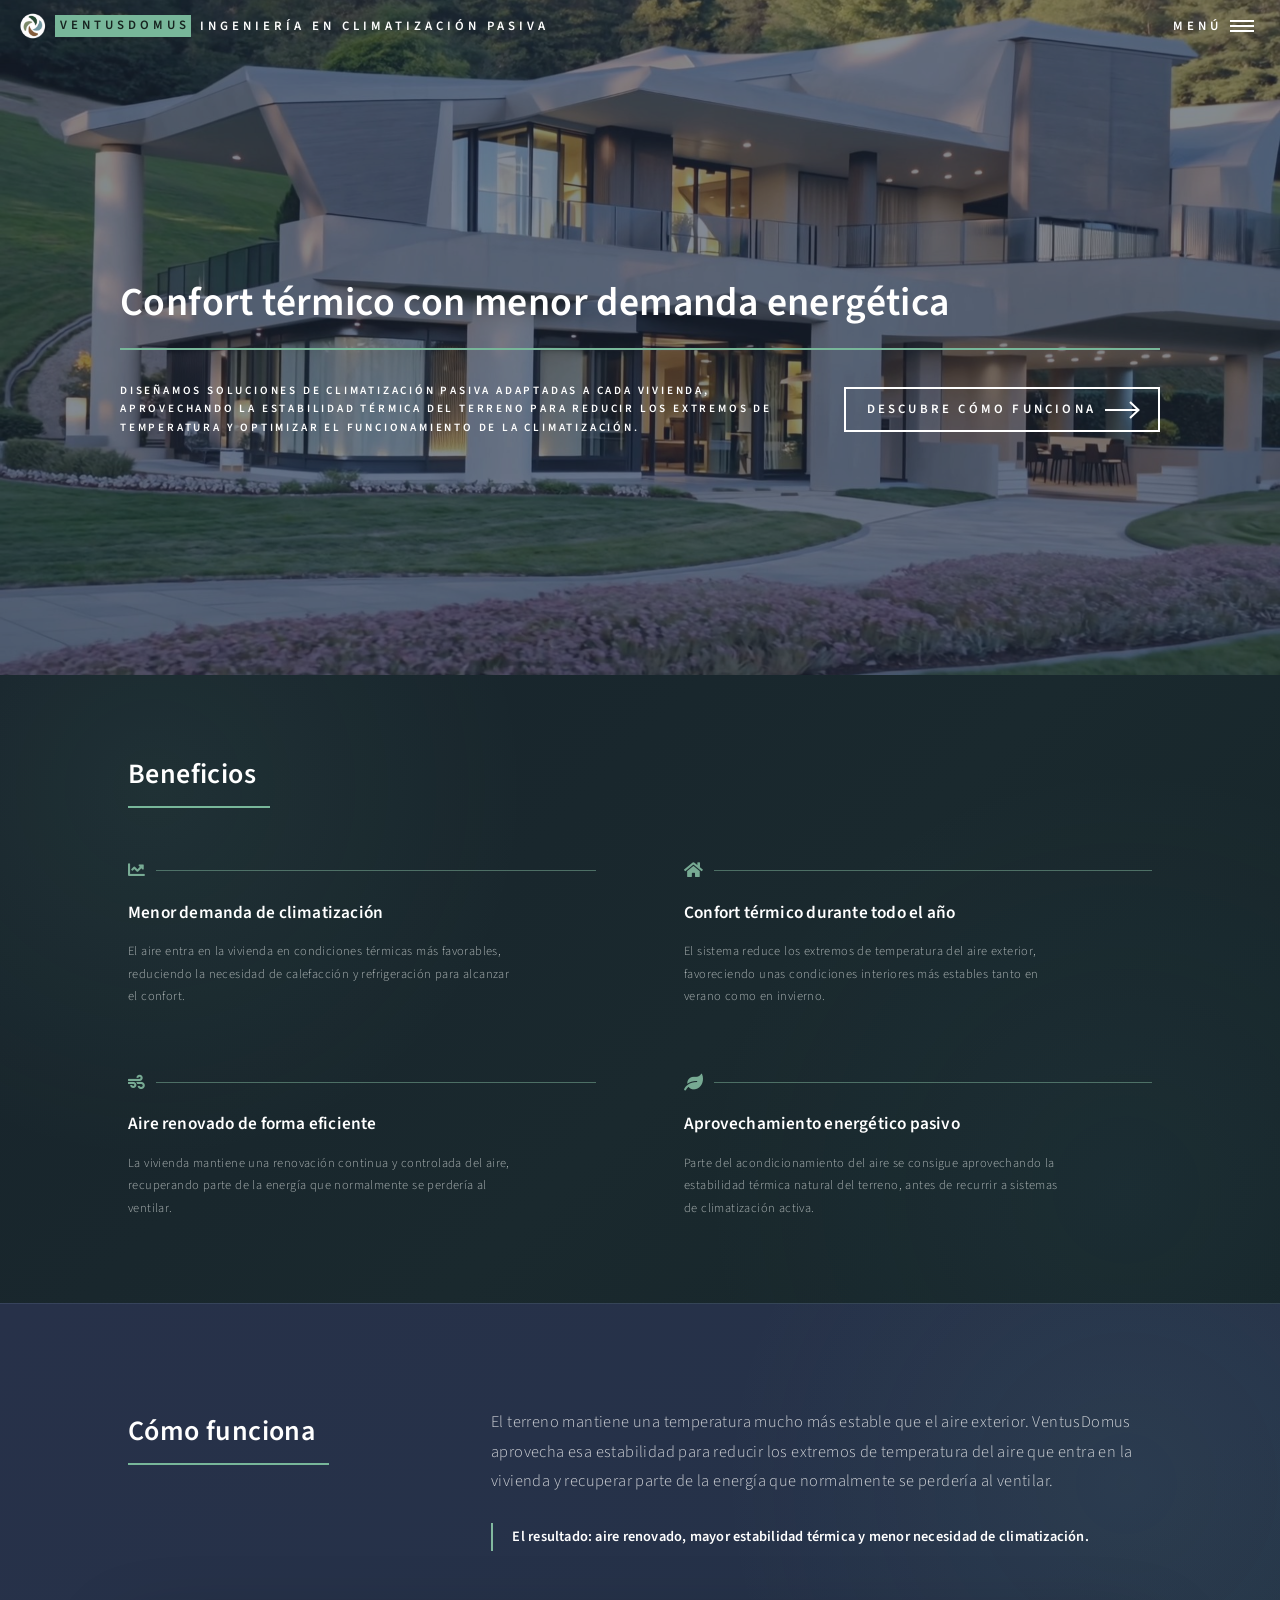
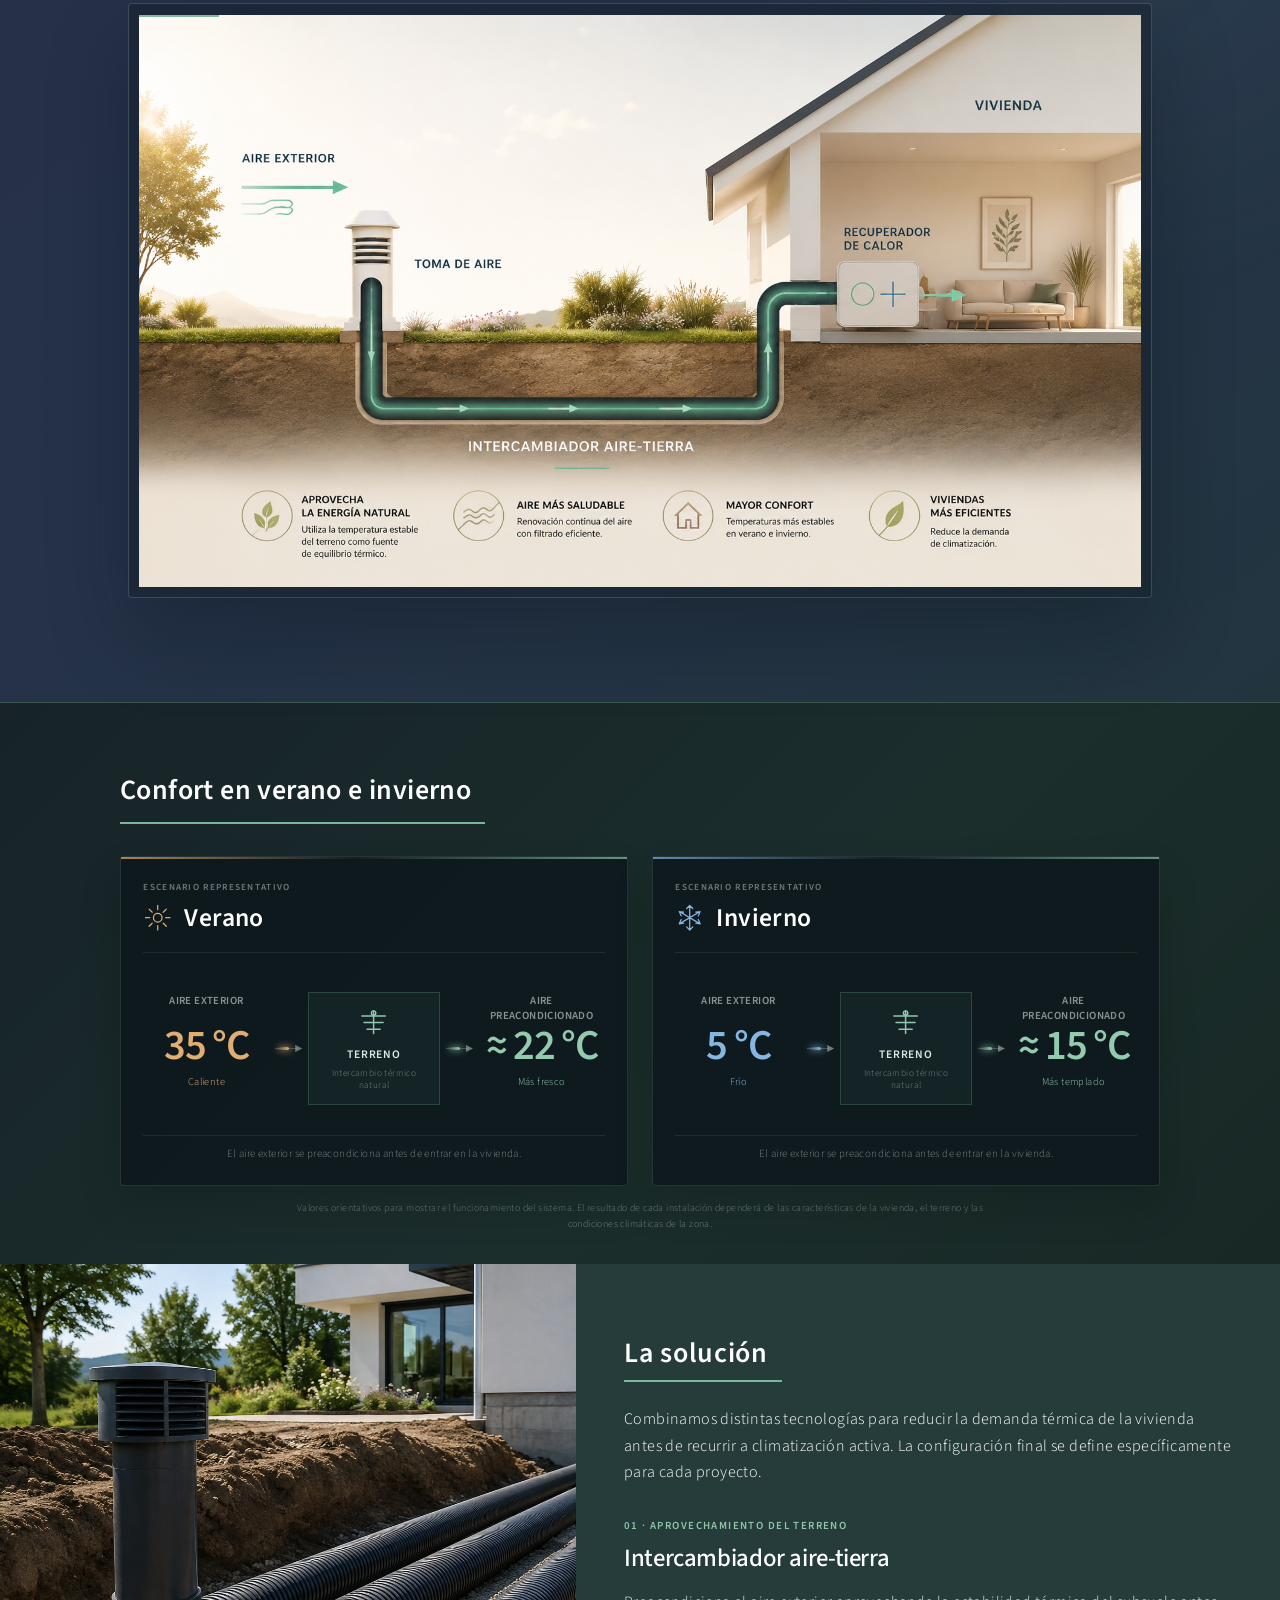
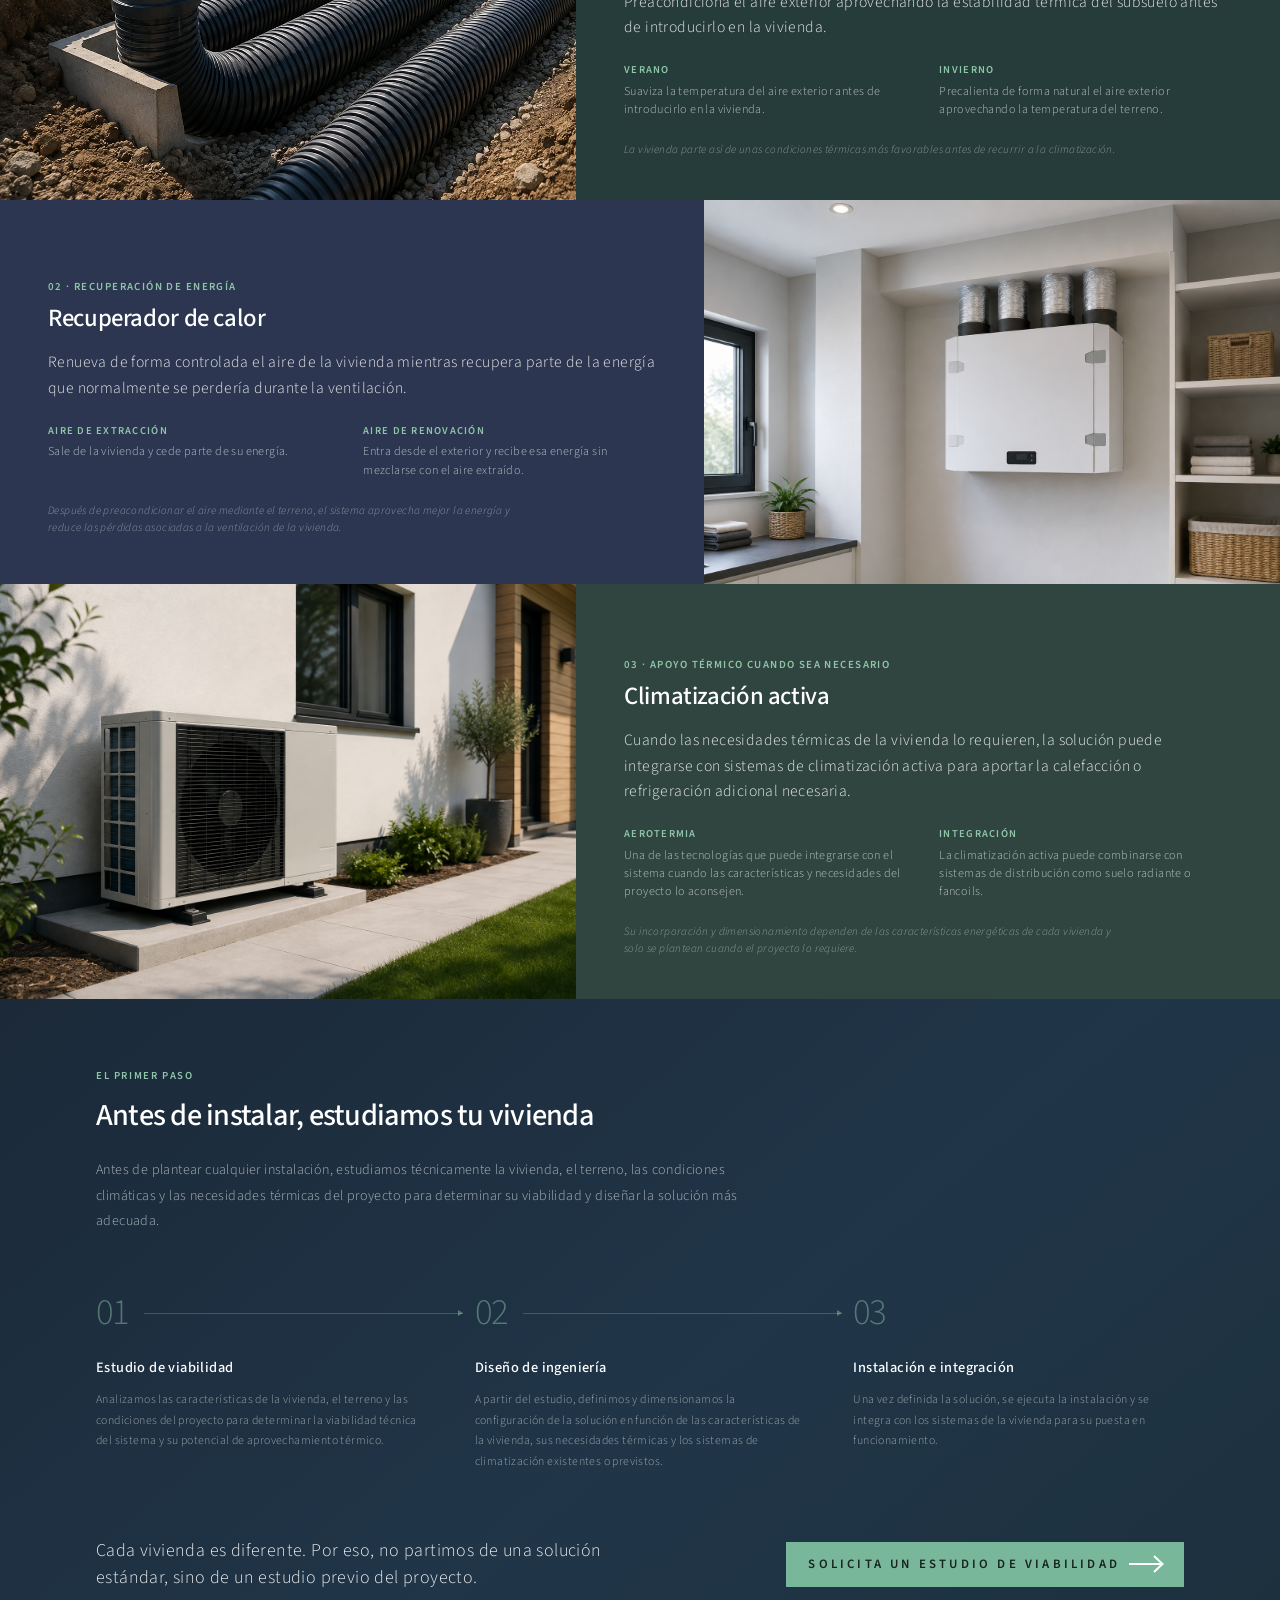
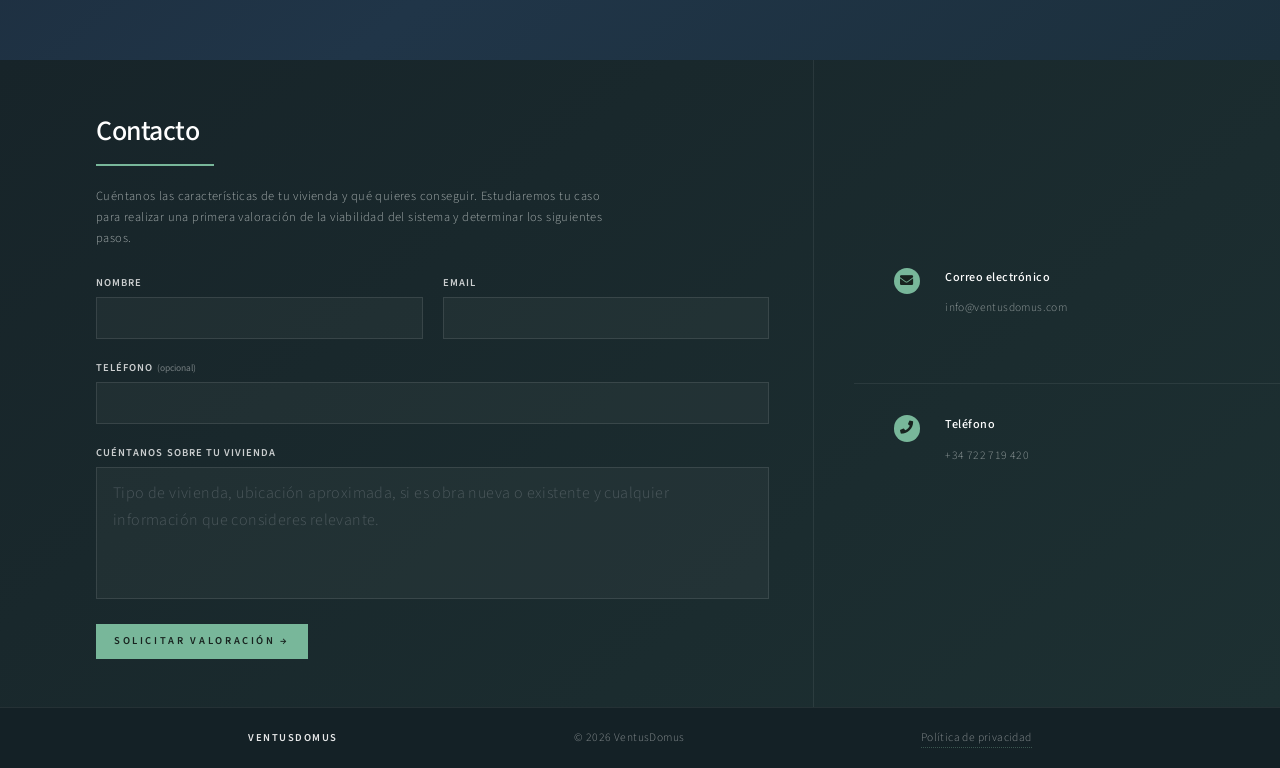
<file: index.html>
<!DOCTYPE HTML>
<!--
	Forty by HTML5 UP
	html5up.net | @ajlkn
	Free for personal and commercial use under the CCA 3.0 license (html5up.net/license)
-->
<html lang="es">
	<head>
		<title>VentusDomus | Ingeniería en climatización pasiva</title>
		<meta charset="utf-8" />
		<meta name="viewport" content="width=device-width, initial-scale=1, user-scalable=no" />
		<meta name="description" content="Ingeniería en climatización pasiva para viviendas. Diseñamos soluciones personalizadas que aprovechan la estabilidad térmica del terreno y la recuperación de calor." />
		<meta property="og:title" content="VentusDomus | Ingeniería en climatización pasiva" />
		<meta property="og:description" content="Soluciones de climatización pasiva diseñadas para cada vivienda, aprovechando la estabilidad térmica del terreno y la recuperación de calor." />
		<meta property="og:url" content="https://ventusdomus.com/" />
		<meta property="og:type" content="website" />
		<link rel="icon" type="image/png" href="images/favicon/logo.png" />
		<link rel="preload" href="images/hero-poster.jpg" as="image" fetchpriority="high" />
		<link rel="preload" href="videos/257796.mp4" as="video" type="video/mp4" />
		<link rel="stylesheet" href="assets/css/main.css" />
		<noscript><link rel="stylesheet" href="assets/css/noscript.css" /></noscript>
		<script src="assets/js/contact-form.js?v=1" defer></script>
	</head>
	<body>

		<div id="wrapper">
			<span id="inicio"></span>

			<!-- Cabecera -->
				<header id="header" class="alt">
					<a href="#inicio" class="logo scrolly"><img class="header-brand-logo" src="images/favicon/logo.png" alt="Logo de VENTUSDOMUS" /><strong>VENTUSDOMUS</strong> <span>Ingeniería en climatización pasiva</span></a>
					<nav>
						<a href="#menu">Menú</a>
					</nav>
				</header>

			<!-- Navegación -->
				<nav id="menu">
					<ul class="links">
						<li><a href="#inicio" class="scrolly">Inicio</a></li>
						<li><a href="#ventajas" class="scrolly">Beneficios</a></li>
						<li><a href="#como-funciona" class="scrolly">Cómo funciona</a></li>
						<li><a href="#sistema" class="scrolly">La solución</a></li>
						<li><a href="#estudio" class="scrolly">Estudio personalizado</a></li>
						<li><a href="#contact" class="scrolly">Contacto</a></li>
					</ul>
				</nav>

			<!-- Inicio -->
				<section id="banner" class="major">
					<video class="hero-video" src="videos/257796.mp4" autoplay muted playsinline preload="auto" poster="images/hero-poster.jpg" aria-hidden="true" data-playlist="videos/257796.mp4,videos/143861-784164182.mp4"></video>
					<div class="inner">
						<header class="major">
							<h1>Confort térmico con menor demanda energética</h1>
						</header>
						<div class="content">
							<p>Diseñamos soluciones de climatización pasiva adaptadas a cada vivienda, aprovechando la estabilidad térmica del terreno para reducir los extremos de temperatura y optimizar el funcionamiento de la climatización.</p>
							<ul class="actions">
								<li><a href="#como-funciona" class="button next scrolly">Descubre cómo funciona</a></li>
							</ul>
						</div>
					</div>
				</section>

			<!-- Contenido principal -->
				<div id="main">

					<!-- Ventajas -->
						<section id="ventajas">
							<div class="inner">
								<header class="major"><h2>Beneficios</h2></header>
								<div class="advantages-grid">
									<article class="advantage-item">
										<span class="icon solid fa-chart-line" aria-hidden="true"></span>
										<h3>Menor demanda de climatización</h3>
										<p>El aire entra en la vivienda en condiciones térmicas más favorables, reduciendo la necesidad de calefacción y refrigeración para alcanzar el confort.</p>
									</article>
									<article class="advantage-item">
										<span class="icon solid fa-home" aria-hidden="true"></span>
										<h3>Confort térmico durante todo el año</h3>
										<p>El sistema reduce los extremos de temperatura del aire exterior, favoreciendo unas condiciones interiores más estables tanto en verano como en invierno.</p>
									</article>
									<article class="advantage-item">
										<span class="icon solid fa-wind" aria-hidden="true"></span>
										<h3>Aire renovado de forma eficiente</h3>
										<p>La vivienda mantiene una renovación continua y controlada del aire, recuperando parte de la energía que normalmente se perdería al ventilar.</p>
									</article>
									<article class="advantage-item">
										<span class="icon solid fa-leaf" aria-hidden="true"></span>
										<h3>Aprovechamiento energético pasivo</h3>
										<p>Parte del acondicionamiento del aire se consigue aprovechando la estabilidad térmica natural del terreno, antes de recurrir a sistemas de climatización activa.</p>
									</article>
								</div>
							</div>
						</section>


					<!-- Cómo funciona -->
						<section id="como-funciona">
							<div class="inner">
								<div class="how-it-works-intro">
									<header class="major">
										<h2>Cómo funciona</h2>
									</header>
									<div class="how-it-works-copy">
										<p>El terreno mantiene una temperatura mucho más estable que el aire exterior. VentusDomus aprovecha esa estabilidad para reducir los extremos de temperatura del aire que entra en la vivienda y recuperar parte de la energía que normalmente se perdería al ventilar.</p>
										<p class="how-it-works-result"><strong>El resultado: aire renovado, mayor estabilidad térmica y menor necesidad de climatización.</strong></p>
									</div>
								</div>
								<figure class="system-diagram system-diagram-refined" aria-label="Recorrido del aire desde el exterior, a través del intercambiador enterrado y el recuperador, hasta el interior de la vivienda">
									<a class="how-it-works-zoom" href="#diagrama-ampliado" aria-label="Ampliar el diagrama de funcionamiento">
										<img class="how-it-works-image" src="images/como_funciona/ia_2.png" alt="Esquema del funcionamiento del sistema de climatización pasiva en una vivienda" />
									</a>
									<svg class="diagram-svg diagram-desktop" viewBox="0 0 1200 500" role="img" aria-hidden="true">
										<defs>
											<linearGradient id="refined-sky" x1="0" y1="0" x2="1" y2="1"><stop offset="0" stop-color="#2f3c5a"/><stop offset="1" stop-color="#243147"/></linearGradient>
											<linearGradient id="refined-soil" x1="0" y1="0" x2="0" y2="1"><stop offset="0" stop-color="#29463e"/><stop offset="1" stop-color="#192e2a"/></linearGradient>
											<marker id="refined-arrow" viewBox="0 0 10 10" refX="8" refY="5" markerWidth="7" markerHeight="7" orient="auto"><path d="M0 0 L10 5 L0 10 Z" fill="#a5d5be"/></marker>
										</defs>
										<rect width="1200" height="220" fill="url(#refined-sky)"/>
										<rect y="220" width="1200" height="280" fill="url(#refined-soil)"/>
										<path d="M0 220 H1200" class="refined-surface"/>
										<path d="M0 300 H1200 M0 390 H1200" class="soil-strata"/>

										<text x="55" y="72" class="refined-label">Aire exterior</text>
										<path d="M55 105 H165" class="refined-air" marker-end="url(#refined-arrow)"/>
										<path d="M55 132 H135" class="refined-air-secondary"/>

										<g class="refined-intake">
											<path d="M190 315 V128 H238 V315"/>
											<path d="M180 128 H248 L236 104 H192 Z"/>
											<path d="M193 151 H235 M193 168 H235 M193 185 H235" class="refined-slats"/>
										</g>
										<text x="270" y="175" class="refined-label">Toma de aire</text>

										<path d="M214 205 V355 Q214 378 237 378 H770 Q795 378 795 353 V230 Q795 205 820 205 H852" class="refined-pipe-base"/>
										<path d="M214 205 V355 Q214 378 237 378 H770 Q795 378 795 353 V230 Q795 205 820 205 H852" class="refined-pipe-air"/>
										<path d="M214 238 V315 M310 378 H420 M500 378 H610 M680 378 H755 M795 330 V260" class="refined-flow-arrows" marker-end="url(#refined-arrow)"/>
										<text x="505" y="438" text-anchor="middle" class="refined-label">Intercambiador aire-tierra</text>

										<g class="refined-house">
											<path d="M785 132 L970 32 L1155 132" class="refined-roof"/>
											<path d="M815 116 V220 H1125 V116" class="refined-house-body"/>
											<path d="M1020 122 H1090 V170 H1020 Z M1055 122 V170 M1020 146 H1090" class="refined-house-details"/>
										</g>
										<text x="1095" y="65" text-anchor="middle" class="refined-label">Vivienda</text>

										<g class="refined-recovery">
											<rect x="852" y="169" width="96" height="72" rx="7"/>
											<circle cx="878" cy="205" r="13"/>
											<path d="M914 186 V224 M898 205 H930"/>
										</g>
										<text x="900" y="148" text-anchor="middle" class="refined-label refined-label-small">Recuperador de calor</text>
										<path d="M948 205 H1000" class="refined-flow-arrows" marker-end="url(#refined-arrow)"/>
									</svg>

									<svg class="diagram-svg diagram-mobile" viewBox="0 0 390 590" role="img" aria-hidden="true">
										<defs>
											<linearGradient id="refined-mobile-sky" x1="0" y1="0" x2="1" y2="1"><stop offset="0" stop-color="#2f3c5a"/><stop offset="1" stop-color="#243147"/></linearGradient>
											<linearGradient id="refined-mobile-soil" x1="0" y1="0" x2="0" y2="1"><stop offset="0" stop-color="#29463e"/><stop offset="1" stop-color="#192e2a"/></linearGradient>
											<marker id="refined-mobile-arrow" viewBox="0 0 10 10" refX="8" refY="5" markerWidth="6" markerHeight="6" orient="auto"><path d="M0 0 L10 5 L0 10 Z" fill="#a5d5be"/></marker>
										</defs>
										<rect width="390" height="250" fill="url(#refined-mobile-sky)"/>
										<rect y="250" width="390" height="340" fill="url(#refined-mobile-soil)"/>
										<path d="M0 250 H390" class="refined-surface"/>
										<path d="M0 340 H390 M0 455 H390" class="soil-strata"/>

										<text x="20" y="48" class="refined-label">Aire exterior</text>
										<path d="M20 76 H82" class="refined-air" marker-end="url(#refined-mobile-arrow)"/>
										<g class="refined-intake"><path d="M92 335 V118 H128 V335"/><path d="M83 118 H137 L127 97 H93 Z"/><path d="M95 140 H125 M95 155 H125 M95 170 H125" class="refined-slats"/></g>
										<text x="82" y="205" text-anchor="end" class="refined-label refined-label-small">Toma de aire</text>

										<path d="M110 188 V405 Q110 425 130 425 H238 Q258 425 258 405 V270 Q258 250 278 250 H285" class="refined-pipe-base"/>
										<path d="M110 188 V405 Q110 425 130 425 H238 Q258 425 258 405 V270 Q258 250 278 250 H285" class="refined-pipe-air"/>
										<path d="M110 240 V325 M145 425 H220 M258 390 V300" class="refined-flow-arrows" marker-end="url(#refined-mobile-arrow)"/>
										<text x="194" y="482" text-anchor="middle" class="refined-label">Intercambiador aire-tierra</text>

										<g class="refined-house"><path d="M190 145 L270 90 L365 145" class="refined-roof"/><path d="M205 136 V250 H345 V136" class="refined-house-body"/><path d="M238 150 H308 V198 H238 Z M273 150 V198 M238 174 H308" class="refined-house-details"/></g>
										<text x="270" y="64" text-anchor="middle" class="refined-label">Vivienda</text>
										<g class="refined-recovery"><rect x="270" y="218" width="50" height="38" rx="5"/><circle cx="284" cy="237" r="7"/><path d="M305 226 V248 M296 237 H314"/></g>
										<text x="330" y="278" text-anchor="middle" class="refined-label refined-label-small"><tspan x="330">Recuperador</tspan><tspan x="330" dy="14">de calor</tspan></text>
										<path d="M320 237 H337" class="refined-flow-arrows" marker-end="url(#refined-mobile-arrow)"/>
									</svg>
								</figure>
								<div id="diagrama-ampliado" class="diagram-lightbox" aria-label="Diagrama de funcionamiento ampliado">
									<a class="diagram-lightbox-close" href="#como-funciona" aria-label="Cerrar imagen ampliada">&times;</a>
									<div class="diagram-lightbox-scroll">
										<img src="images/como_funciona/ia_2.png" alt="Esquema ampliado del funcionamiento del sistema de climatización pasiva en una vivienda" />
									</div>
								</div>

								<figure hidden aria-hidden="true" class="system-diagram system-diagram-previous" aria-labelledby="diagram-title diagram-description">
									<figcaption class="diagram-caption">
										<strong id="diagram-title">Del exterior al interior, aprovechando el terreno</strong>
										<span id="diagram-description">El aire entra por una toma exterior, circula por una tubería enterrada, pasa por el recuperador de calor y llega preacondicionado a la vivienda.</span>
									</figcaption>

									<svg class="diagram-svg diagram-desktop" viewBox="0 0 1200 620" role="img" aria-hidden="true">
										<defs>
											<linearGradient id="sky-gradient" x1="0" y1="0" x2="1" y2="1"><stop offset="0" stop-color="#344365"/><stop offset="1" stop-color="#26344f"/></linearGradient>
											<linearGradient id="soil-gradient" x1="0" y1="0" x2="0" y2="1"><stop offset="0" stop-color="#315247"/><stop offset="1" stop-color="#1d332f"/></linearGradient>
											<marker id="air-arrow" viewBox="0 0 10 10" refX="8" refY="5" markerWidth="7" markerHeight="7" orient="auto"><path d="M 0 0 L 10 5 L 0 10 z" fill="#91c8ad"/></marker>
											<filter id="diagram-shadow"><feDropShadow dx="0" dy="8" stdDeviation="8" flood-color="#101820" flood-opacity=".3"/></filter>
										</defs>
										<rect width="1200" height="310" fill="url(#sky-gradient)"/>
										<rect y="310" width="1200" height="310" fill="url(#soil-gradient)"/>
										<path d="M0 310 H1200" class="ground-line"/>
										<text x="45" y="355" class="zone-label">TERRENO · SUBSUELO</text>

										<!-- Aire exterior y toma -->
										<g class="air-lines">
											<path d="M55 125 H190"/><path d="M85 165 H190"/><path d="M115 205 H190"/>
										</g>
										<text x="55" y="88" class="diagram-label">Aire exterior</text>
										<g filter="url(#diagram-shadow)">
											<path d="M225 450 V185 H285 V450" class="intake"/>
											<path d="M210 185 H300 L284 150 H226 Z" class="intake-cap"/>
											<path d="M226 215 H284 M226 235 H284 M226 255 H284" class="intake-slats"/>
										</g>
										<text x="255" y="118" text-anchor="middle" class="diagram-label">Toma de aire</text>

										<!-- Vivienda -->
										<g filter="url(#diagram-shadow)">
											<path d="M790 175 L970 55 L1150 175 Z" class="house-roof"/>
											<rect x="820" y="175" width="300" height="135" rx="4" class="house-body"/>
											<rect x="1045" y="215" width="55" height="95" class="house-door"/>
											<rect x="1015" y="195" width="80" height="55" rx="3" class="house-window"/>
											<path d="M1055 195 V250 M1015 222 H1095" class="window-cross"/>
										</g>
										<text x="970" y="32" text-anchor="middle" class="diagram-label">Vivienda</text>

										<!-- Conducto enterrado y recuperador -->
										<path d="M255 285 V465 Q255 500 290 500 H760 Q795 500 795 465 V280 Q795 250 825 250 H865" class="pipe-outline"/>
										<path d="M255 285 V465 Q255 500 290 500 H760 Q795 500 795 465 V280 Q795 250 825 250 H865" class="air-flow" marker-end="url(#air-arrow)"/>
										<path d="M255 310 V400" class="flow-arrow" marker-end="url(#air-arrow)"/>
										<path d="M390 500 H520 M590 500 H720" class="flow-arrow" marker-end="url(#air-arrow)"/>
										<text x="510" y="560" text-anchor="middle" class="diagram-label">Intercambiador aire-tierra</text>
										<text x="510" y="586" text-anchor="middle" class="diagram-note">El aire recorre la tubería enterrada</text>

										<g filter="url(#diagram-shadow)">
											<rect x="865" y="190" width="145" height="110" rx="12" class="recovery-unit"/>
											<circle cx="910" cy="245" r="24" class="unit-fan"/><path d="M910 221 Q931 235 910 245 Q889 235 910 221 M910 269 Q889 255 910 245 Q931 255 910 269" class="fan-lines"/>
											<path d="M960 220 V270 M940 245 H980" class="unit-lines"/>
										</g>
										<text x="937" y="335" text-anchor="middle" class="diagram-label">Recuperador de calor</text>
										<path d="M1010 250 H1120" class="air-flow" marker-end="url(#air-arrow)"/>
										<text x="1060" y="285" text-anchor="middle" class="diagram-note">Aire preacondicionado</text>
									</svg>

									<svg class="diagram-svg diagram-mobile" viewBox="0 0 400 760" role="img" aria-hidden="true">
										<defs>
											<linearGradient id="mobile-sky" x1="0" y1="0" x2="1" y2="1"><stop offset="0" stop-color="#344365"/><stop offset="1" stop-color="#26344f"/></linearGradient>
											<linearGradient id="mobile-soil" x1="0" y1="0" x2="0" y2="1"><stop offset="0" stop-color="#315247"/><stop offset="1" stop-color="#1d332f"/></linearGradient>
											<marker id="mobile-arrow" viewBox="0 0 10 10" refX="8" refY="5" markerWidth="6" markerHeight="6" orient="auto"><path d="M0 0 L10 5 L0 10 Z" fill="#91c8ad"/></marker>
										</defs>
										<rect width="400" height="300" fill="url(#mobile-sky)"/><rect y="300" width="400" height="460" fill="url(#mobile-soil)"/>
										<path d="M0 300 H400" class="ground-line"/><text x="20" y="330" class="zone-label">TERRENO · SUBSUELO</text>
										<text x="20" y="48" class="diagram-label">Aire exterior</text>
										<g class="air-lines"><path d="M20 75 H105"/><path d="M35 100 H105"/></g>
										<path d="M110 385 V125 H160 V385" class="intake"/><path d="M98 125 H172 L158 96 H112 Z" class="intake-cap"/><path d="M112 150 H158 M112 168 H158 M112 186 H158" class="intake-slats"/>
										<text x="135" y="75" text-anchor="middle" class="diagram-note">Toma de aire</text>
										<path d="M135 215 V470 Q135 495 160 495 H265 Q290 495 290 470 V290" class="pipe-outline"/>
										<path d="M135 215 V470 Q135 495 160 495 H265 Q290 495 290 470 V290" class="air-flow" marker-end="url(#mobile-arrow)"/>
										<path d="M135 255 V350 M175 495 H250" class="flow-arrow" marker-end="url(#mobile-arrow)"/>
										<text x="210" y="540" text-anchor="middle" class="diagram-label">Intercambiador aire-tierra</text>
										<path d="M220 235 L305 175 L390 235 Z" class="house-roof"/><rect x="235" y="235" width="140" height="65" class="house-body"/>
										<text x="305" y="150" text-anchor="middle" class="diagram-label">Vivienda</text>
										<rect x="245" y="238" width="100" height="52" rx="8" class="recovery-unit"/><circle cx="270" cy="264" r="13" class="unit-fan"/><path d="M315 247 V281 M300 264 H330" class="unit-lines"/>
										<text x="290" y="365" text-anchor="middle" class="diagram-label">Recuperador de calor</text>
										<path d="M345 264 H370" class="air-flow" marker-end="url(#mobile-arrow)"/>
										<rect x="30" y="595" width="340" height="105" rx="12" class="diagram-summary"/>
										<text x="200" y="628" text-anchor="middle" class="diagram-note">Aire exterior ↓ Toma de aire ↓</text>
										<text x="200" y="658" text-anchor="middle" class="diagram-note">Intercambiador → Recuperador →</text>
										<text x="200" y="688" text-anchor="middle" class="diagram-label">Aire preacondicionado en la vivienda</text>
									</svg>
								</figure>
							</div>
						</section>

					<!-- Verano e invierno -->
						<section id="estaciones">
							<div class="inner">
								<header class="major"><h2>Confort en verano e invierno</h2></header>
								<div class="thermal-panels">
									<article class="thermal-panel thermal-summer">
										<header class="thermal-panel-header">
											<span>Escenario representativo</span>
										<h3><svg class="thermal-title-icon" viewBox="0 0 48 48" aria-hidden="true"><circle cx="24" cy="24" r="7"/><path d="M24 4 V11 M24 37 V44 M4 24 H11 M37 24 H44 M10 10 L15 15 M33 33 L38 38 M38 10 L33 15 M15 33 L10 38"/></svg>Verano</h3>
										</header>
										<div class="thermal-flow" aria-label="En verano, el aire pasa de 35 grados Celsius en el exterior a aproximadamente 22 grados Celsius tras el intercambio con el terreno">
											<div class="thermal-stage thermal-source">
												<span class="thermal-stage-label">Aire exterior</span>
												<strong>35 °C</strong>
												<small>Caliente</small>
											</div>
											<div class="thermal-connector" aria-hidden="true"><span></span></div>
											<div class="thermal-ground">
												<svg viewBox="0 0 48 48" aria-hidden="true"><path d="M8 15 H40 M11 24 H37 M15 33 H33"/><path d="M24 8 V39"/><circle cx="24" cy="11" r="3"/></svg>
												<span>Terreno</span>
												<small>Intercambio térmico natural</small>
											</div>
											<div class="thermal-connector" aria-hidden="true"><span></span></div>
											<div class="thermal-stage thermal-result">
												<span class="thermal-stage-label">Aire preacondicionado</span>
												<strong>≈ 22 °C</strong>
												<small>Más fresco</small>
											</div>
										</div>
									<p class="thermal-note">El aire exterior se preacondiciona antes de entrar en la vivienda.</p>
									</article>

									<article class="thermal-panel thermal-winter">
										<header class="thermal-panel-header">
											<span>Escenario representativo</span>
										<h3><svg class="thermal-title-icon" viewBox="0 0 48 48" aria-hidden="true"><path d="M24 4 V44 M7 14 L41 34 M7 34 L41 14 M24 4 L19 9 M24 4 L29 9 M24 44 L19 39 M24 44 L29 39 M7 14 L14 15 M7 14 L10 21 M41 34 L34 33 M41 34 L38 27 M7 34 L14 33 M7 34 L10 27 M41 14 L34 15 M41 14 L38 21"/></svg>Invierno</h3>
										</header>
										<div class="thermal-flow" aria-label="En invierno, el aire pasa de 5 grados Celsius en el exterior a aproximadamente 15 grados Celsius tras el intercambio con el terreno">
											<div class="thermal-stage thermal-source">
												<span class="thermal-stage-label">Aire exterior</span>
												<strong>5 °C</strong>
												<small>Frío</small>
											</div>
											<div class="thermal-connector" aria-hidden="true"><span></span></div>
											<div class="thermal-ground">
												<svg viewBox="0 0 48 48" aria-hidden="true"><path d="M8 15 H40 M11 24 H37 M15 33 H33"/><path d="M24 8 V39"/><circle cx="24" cy="11" r="3"/></svg>
												<span>Terreno</span>
												<small>Intercambio térmico natural</small>
											</div>
											<div class="thermal-connector" aria-hidden="true"><span></span></div>
											<div class="thermal-stage thermal-result">
												<span class="thermal-stage-label">Aire preacondicionado</span>
												<strong>≈ 15 °C</strong>
												<small>Más templado</small>
											</div>
										</div>
									<p class="thermal-note">El aire exterior se preacondiciona antes de entrar en la vivienda.</p>
									</article>
								</div>
								<p class="thermal-disclaimer">Valores orientativos para mostrar el funcionamiento del sistema. El resultado de cada instalación dependerá de las características de la vivienda, el terreno y las condiciones climáticas de la zona.</p>
							</div>
						</section>


					<!-- Componentes -->
						<section id="sistema" class="spotlights">
							<section>
								<span class="image"><img src="images/sistema/intercambiador_aire_tierrra.png" alt="Toma de aire y conductos enterrados de un intercambiador aire-tierra junto a una vivienda" data-position="center center" /></span>
								<div class="content"><div class="inner">
									<header class="major system-section-title"><h2>La solución</h2></header>
									<p class="system-intro">Combinamos distintas tecnologías para reducir la demanda térmica de la vivienda antes de recurrir a climatización activa. La configuración final se define específicamente para cada proyecto.</p>
									<p class="system-kicker">01 · Aprovechamiento del terreno</p>
									<header><h2>Intercambiador aire-tierra</h2></header>
									<p class="system-lead">Preacondiciona el aire exterior aprovechando la estabilidad térmica del subsuelo antes de introducirlo en la vivienda.</p>
									<div class="system-facts">
										<div><h3>Verano</h3><p>Suaviza la temperatura del aire exterior antes de introducirlo en la vivienda.</p></div>
										<div><h3>Invierno</h3><p>Precalienta de forma natural el aire exterior aprovechando la temperatura del terreno.</p></div>
									</div>
									<p class="system-note">La vivienda parte así de unas condiciones térmicas más favorables antes de recurrir a la climatización.</p>
								</div></div>
							</section>
							<section>
								<span class="image"><img src="images/sistema/recuperador.png" alt="Equipo recuperador de calor instalado en el interior de una vivienda" data-position="center center" /></span>
								<div class="content"><div class="inner">
									<p class="system-kicker">02 · Recuperación de energía</p>
									<header><h2>Recuperador de calor</h2></header>
									<p class="system-lead">Renueva de forma controlada el aire de la vivienda mientras recupera parte de la energía que normalmente se perdería durante la ventilación.</p>
									<div class="system-facts">
										<div><h3>Aire de extracción</h3><p>Sale de la vivienda y cede parte de su energía.</p></div>
										<div><h3>Aire de renovación</h3><p>Entra desde el exterior y recibe esa energía sin mezclarse con el aire extraído.</p></div>
									</div>
									<p class="system-note">Después de preacondicionar el aire mediante el terreno, el sistema aprovecha mejor la energía y reduce las pérdidas asociadas a la ventilación de la vivienda.</p>
								</div></div>
							</section>
							<section>
								<span class="image"><img src="images/sistema/aerotermia.png" alt="Unidad exterior de aerotermia instalada junto a una vivienda" data-position="center center" /></span>
								<div class="content"><div class="inner">
									<p class="system-kicker">03 · Apoyo térmico cuando sea necesario</p>
									<header><h2>Climatización activa</h2></header>
									<p class="system-lead">Cuando las necesidades térmicas de la vivienda lo requieren, la solución puede integrarse con sistemas de climatización activa para aportar la calefacción o refrigeración adicional necesaria.</p>
									<div class="system-facts">
										<div><h3>Aerotermia</h3><p>Una de las tecnologías que puede integrarse con el sistema cuando las características y necesidades del proyecto lo aconsejen.</p></div>
										<div><h3>Integración</h3><p>La climatización activa puede combinarse con sistemas de distribución como suelo radiante o fancoils.</p></div>
									</div>
									<p class="system-note">Su incorporación y dimensionamiento dependen de las características energéticas de cada vivienda y solo se plantean cuando el proyecto lo requiere.</p>
								</div></div>
							</section>
						</section>


					<!-- Estudio previo -->
						<section id="estudio">
							<div class="inner">
								<header class="study-heading">
									<p class="study-kicker">El primer paso</p>
									<h2>Antes de instalar, estudiamos tu vivienda</h2>
									<p>Antes de plantear cualquier instalación, estudiamos técnicamente la vivienda, el terreno, las condiciones climáticas y las necesidades térmicas del proyecto para determinar su viabilidad y diseñar la solución más adecuada.</p>
								</header>

								<div class="study-process">
									<article>
										<span class="study-number">01</span>
										<h3>Estudio de viabilidad</h3>
										<p>Analizamos las características de la vivienda, el terreno y las condiciones del proyecto para determinar la viabilidad técnica del sistema y su potencial de aprovechamiento térmico.</p>
									</article>
									<article>
										<span class="study-number">02</span>
										<h3>Diseño de ingeniería</h3>
										<p>A partir del estudio, definimos y dimensionamos la configuración de la solución en función de las características de la vivienda, sus necesidades térmicas y los sistemas de climatización existentes o previstos.</p>
									</article>
									<article>
										<span class="study-number">03</span>
										<h3>Instalación e integración</h3>
										<p>Una vez definida la solución, se ejecuta la instalación y se integra con los sistemas de la vivienda para su puesta en funcionamiento.</p>
									</article>
								</div>

								<div class="study-closing">
									<p>Cada vivienda es diferente. Por eso, no partimos de una solución estándar, sino de un estudio previo del proyecto.</p>
									<a href="#contact" class="button primary next scrolly">Solicita un estudio de viabilidad</a>
								</div>
							</div>
						</section>

				</div>

			<!-- Contacto -->
				<section id="contact">
					<div class="inner">
						<section>
							<header class="major"><h2>Contacto</h2></header>
							<p>Cuéntanos las características de tu vivienda y qué quieres conseguir. Estudiaremos tu caso para realizar una primera valoración de la viabilidad del sistema y determinar los siguientes pasos.</p>
							<form id="contact-form" method="post" action="https://formspree.io/f/maewropb">
								<div class="fields">
									<div class="field half">
										<label for="name">Nombre</label>
										<input type="text" name="name" id="name" />
									</div>
									<div class="field half">
										<label for="email">Email</label>
										<input type="email" name="email" id="email" required />
									</div>
									<div class="field">
										<label for="phone">Teléfono <span class="optional-field">(opcional)</span></label>
										<input type="tel" name="phone" id="phone" />
									</div>
									<div class="field">
										<label for="message">Cuéntanos sobre tu vivienda</label>
										<textarea name="message" id="message" rows="4" placeholder="Tipo de vivienda, ubicación aproximada, si es obra nueva o existente y cualquier información que consideres relevante." required></textarea>
									</div>
								</div>
								<ul class="actions">
									<li><input type="submit" value="Solicitar valoración →" class="primary" /></li>
								</ul>
								<p class="form-status" role="status" aria-live="polite" hidden></p>
							</form>
						</section>
						<section class="split">
							<section>
								<div class="contact-method">
									<span class="icon solid alt fa-envelope"></span>
									<h3>Correo electrónico</h3>
									<span>info@ventusdomus.com</span>
								</div>
							</section>
							<section>
								<div class="contact-method">
									<span class="icon solid alt fa-phone"></span>
									<h3>Teléfono</h3>
									<span>+34 722 719 420</span>
								</div>
							</section>
						</section>
					</div>
				</section>

			<!-- Footer -->
				<footer id="footer" class="site-footer">
					<div class="inner">
						<strong>VENTUSDOMUS</strong>
						<span>© 2026 VentusDomus</span>
						<a href="privacidad.html">Política de privacidad</a>
					</div>
				</footer>

		</div>

		<script src="assets/js/jquery.min.js"></script>
		<script src="assets/js/jquery.scrolly.min.js"></script>
		<script src="assets/js/jquery.scrollex.min.js"></script>
		<script src="assets/js/browser.min.js"></script>
		<script src="assets/js/breakpoints.min.js"></script>
		<script src="assets/js/util.js"></script>
		<script src="assets/js/main.js"></script>

	</body>
</html>
</file>
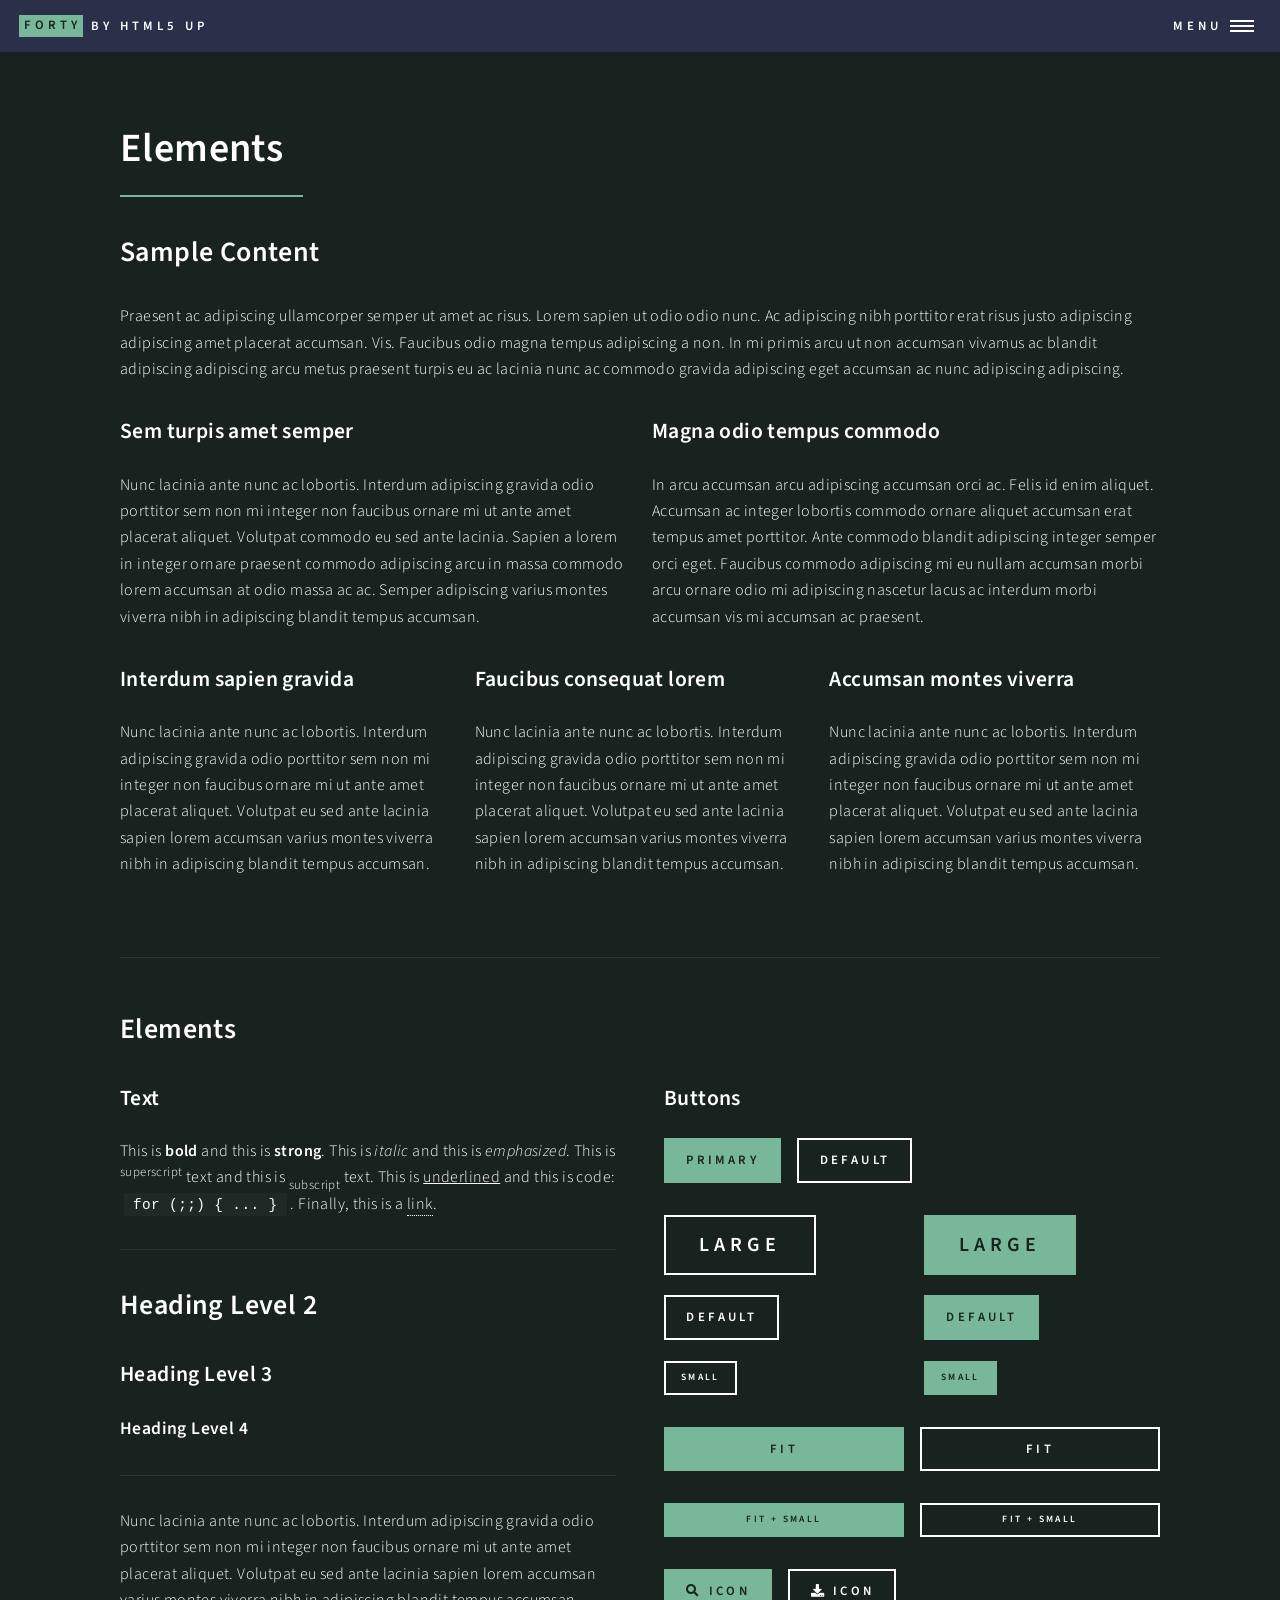
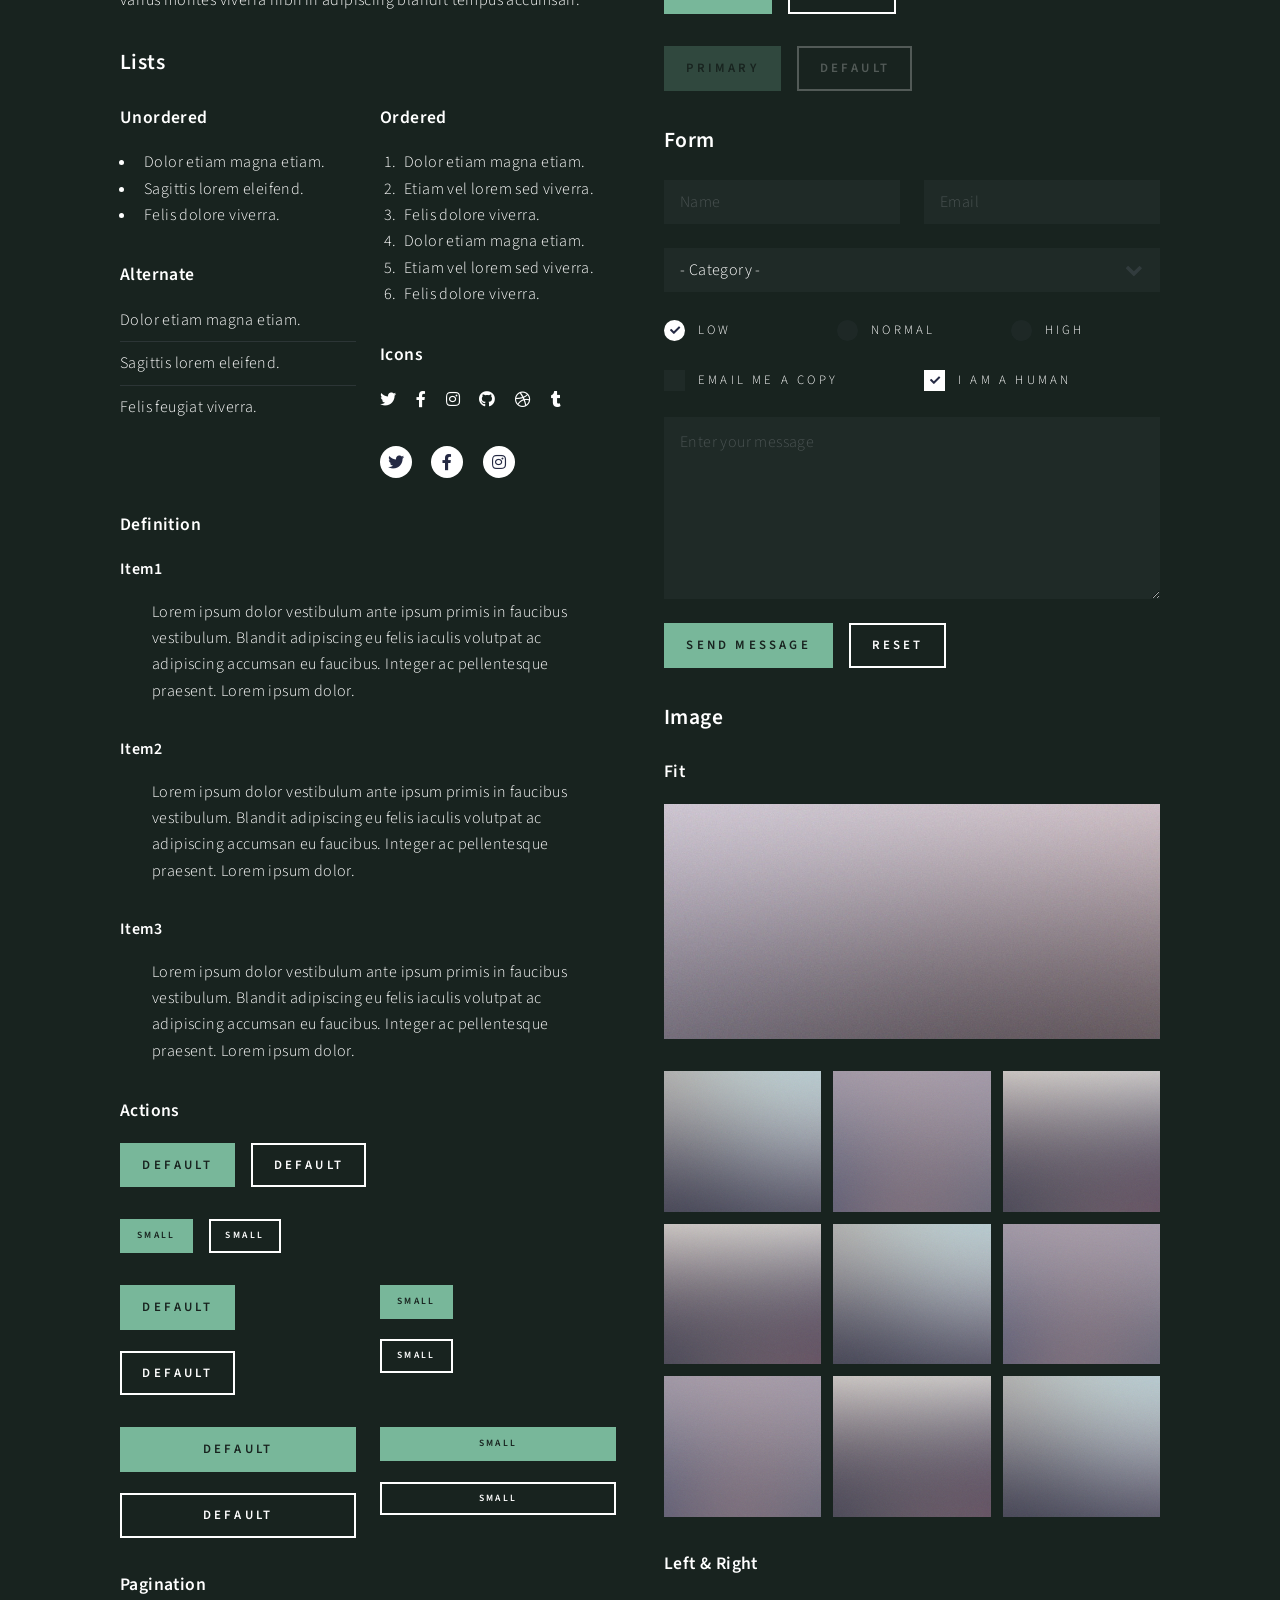
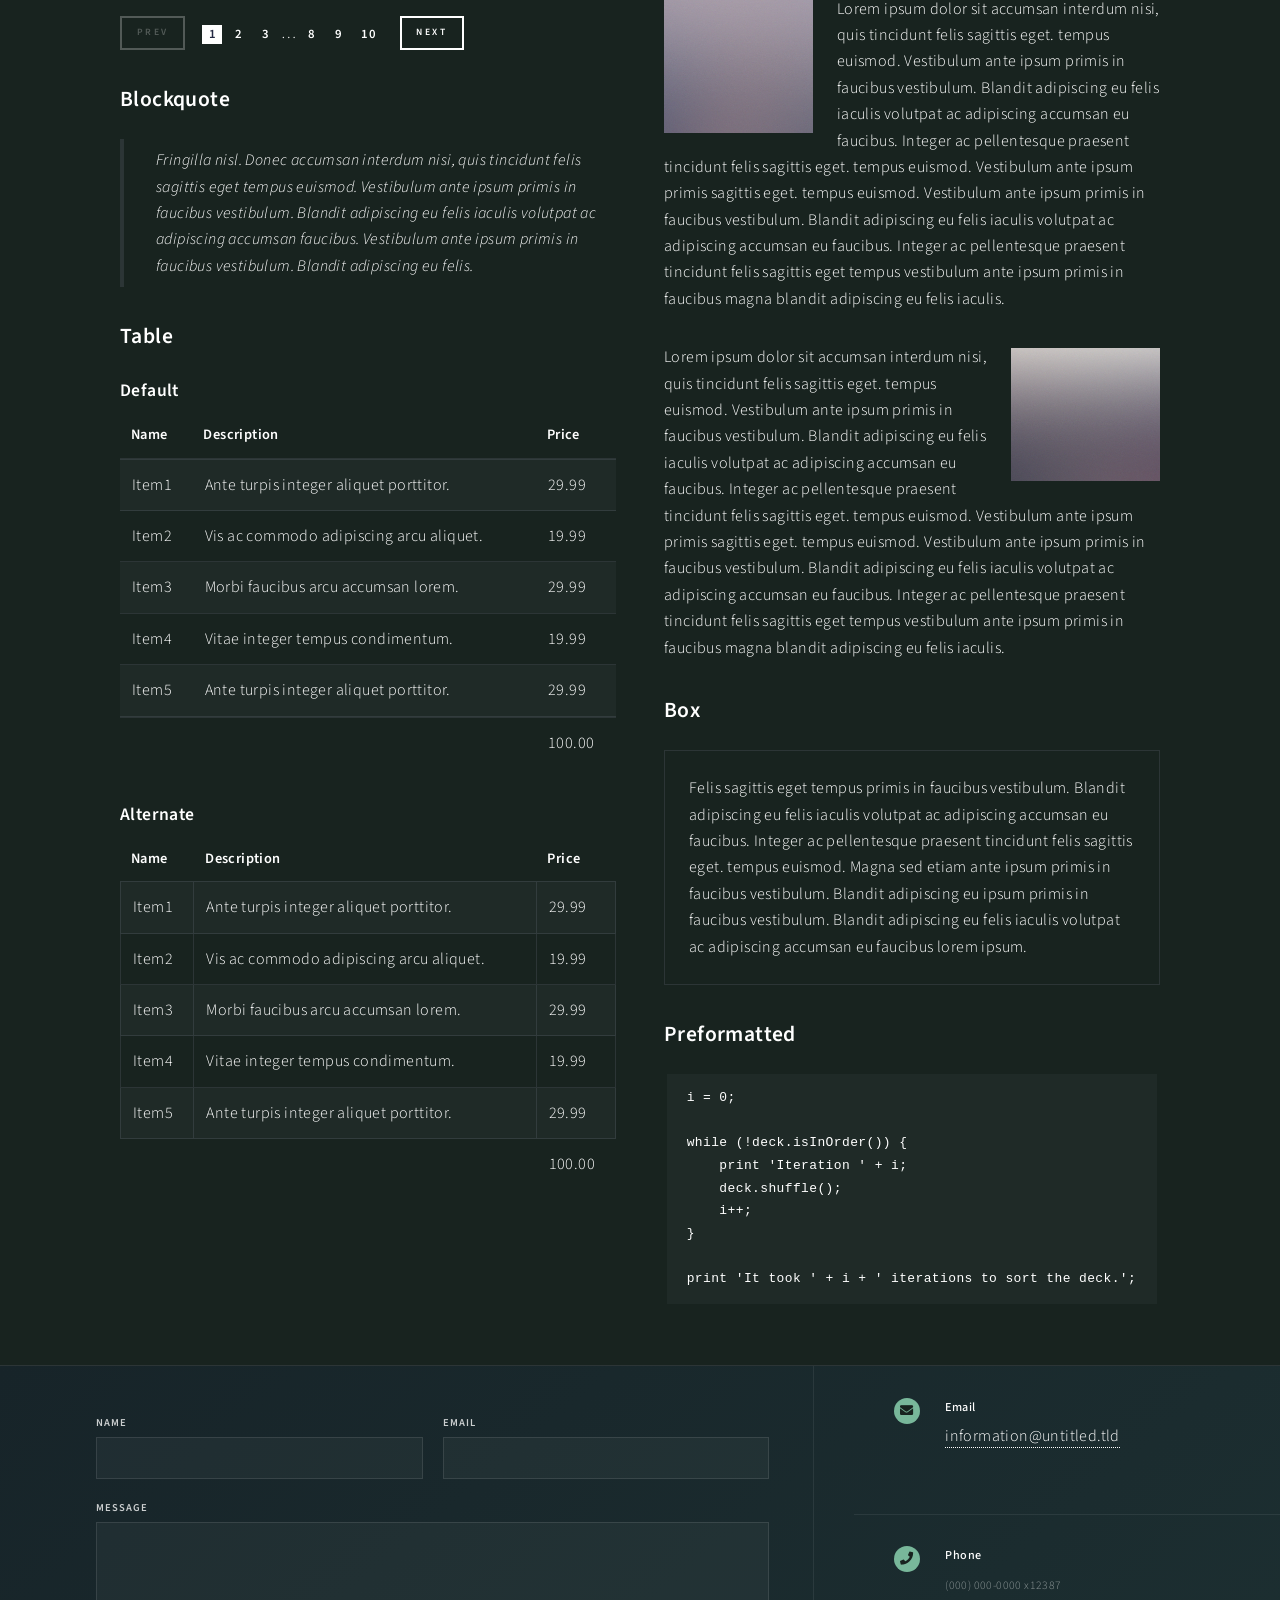
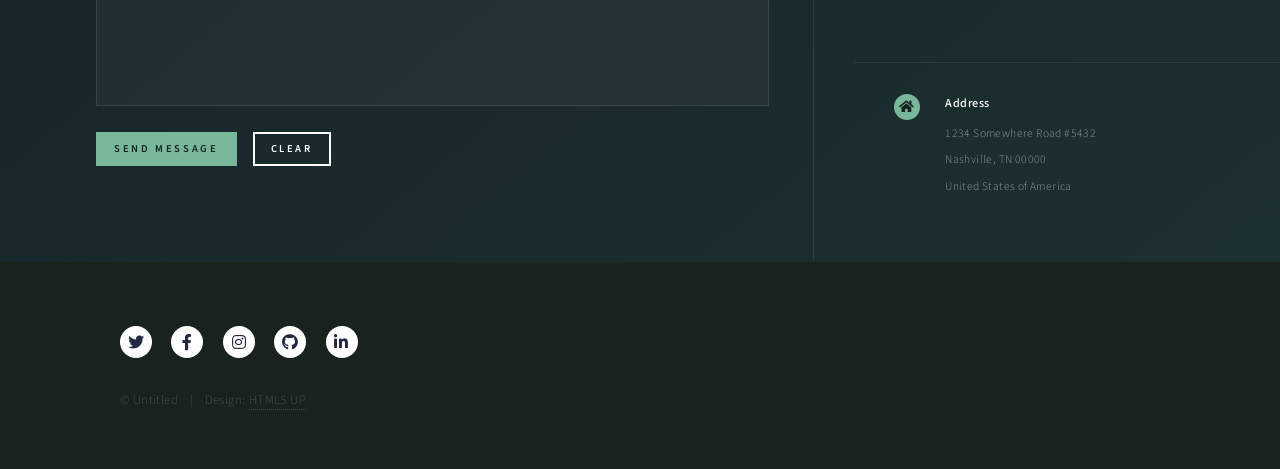
<file: elements.html>
<!DOCTYPE HTML>
<!--
	Forty by HTML5 UP
	html5up.net | @ajlkn
	Free for personal and commercial use under the CCA 3.0 license (html5up.net/license)
-->
<html>
	<head>
		<title>Elements - Forty by HTML5 UP</title>
		<meta charset="utf-8" />
		<meta name="viewport" content="width=device-width, initial-scale=1, user-scalable=no" />
		<link rel="stylesheet" href="assets/css/main.css" />
		<noscript><link rel="stylesheet" href="assets/css/noscript.css" /></noscript>
	</head>
	<body class="is-preload">

		<!-- Wrapper -->
			<div id="wrapper">

				<!-- Header -->
					<header id="header">
						<a href="index.html" class="logo"><strong>Forty</strong> <span>by HTML5 UP</span></a>
						<nav>
							<a href="#menu">Menu</a>
						</nav>
					</header>

				<!-- Menu -->
					<nav id="menu">
						<ul class="links">
							<li><a href="index.html">Home</a></li>
							<li><a href="landing.html">Landing</a></li>
							<li><a href="generic.html">Generic</a></li>
							<li><a href="elements.html">Elements</a></li>
						</ul>
						<ul class="actions stacked">
							<li><a href="#" class="button primary fit">Get Started</a></li>
							<li><a href="#" class="button fit">Log In</a></li>
						</ul>
					</nav>

				<!-- Main -->
					<div id="main" class="alt">

						<!-- One -->
							<section id="one">
								<div class="inner">
									<header class="major">
										<h1>Elements</h1>
									</header>

									<!-- Content -->
										<h2 id="content">Sample Content</h2>
										<p>Praesent ac adipiscing ullamcorper semper ut amet ac risus. Lorem sapien ut odio odio nunc. Ac adipiscing nibh porttitor erat risus justo adipiscing adipiscing amet placerat accumsan. Vis. Faucibus odio magna tempus adipiscing a non. In mi primis arcu ut non accumsan vivamus ac blandit adipiscing adipiscing arcu metus praesent turpis eu ac lacinia nunc ac commodo gravida adipiscing eget accumsan ac nunc adipiscing adipiscing.</p>
										<div class="row">
											<div class="col-6 col-12-small">
												<h3>Sem turpis amet semper</h3>
												<p>Nunc lacinia ante nunc ac lobortis. Interdum adipiscing gravida odio porttitor sem non mi integer non faucibus ornare mi ut ante amet placerat aliquet. Volutpat commodo eu sed ante lacinia. Sapien a lorem in integer ornare praesent commodo adipiscing arcu in massa commodo lorem accumsan at odio massa ac ac. Semper adipiscing varius montes viverra nibh in adipiscing blandit tempus accumsan.</p>
											</div>
											<div class="col-6 col-12-small">
												<h3>Magna odio tempus commodo</h3>
												<p>In arcu accumsan arcu adipiscing accumsan orci ac. Felis id enim aliquet. Accumsan ac integer lobortis commodo ornare aliquet accumsan erat tempus amet porttitor. Ante commodo blandit adipiscing integer semper orci eget. Faucibus commodo adipiscing mi eu nullam accumsan morbi arcu ornare odio mi adipiscing nascetur lacus ac interdum morbi accumsan vis mi accumsan ac praesent.</p>
											</div>
											<!-- Break -->
											<div class="col-4 col-12-medium">
												<h3>Interdum sapien gravida</h3>
												<p>Nunc lacinia ante nunc ac lobortis. Interdum adipiscing gravida odio porttitor sem non mi integer non faucibus ornare mi ut ante amet placerat aliquet. Volutpat eu sed ante lacinia sapien lorem accumsan varius montes viverra nibh in adipiscing blandit tempus accumsan.</p>
											</div>
											<div class="col-4 col-12-medium">
												<h3>Faucibus consequat lorem</h3>
												<p>Nunc lacinia ante nunc ac lobortis. Interdum adipiscing gravida odio porttitor sem non mi integer non faucibus ornare mi ut ante amet placerat aliquet. Volutpat eu sed ante lacinia sapien lorem accumsan varius montes viverra nibh in adipiscing blandit tempus accumsan.</p>
											</div>
											<div class="col-4 col-12-medium">
												<h3>Accumsan montes viverra</h3>
												<p>Nunc lacinia ante nunc ac lobortis. Interdum adipiscing gravida odio porttitor sem non mi integer non faucibus ornare mi ut ante amet placerat aliquet. Volutpat eu sed ante lacinia sapien lorem accumsan varius montes viverra nibh in adipiscing blandit tempus accumsan.</p>
											</div>
										</div>

									<hr class="major" />

									<!-- Elements -->
										<h2 id="elements">Elements</h2>
										<div class="row gtr-200">
											<div class="col-6 col-12-medium">

												<!-- Text stuff -->
													<h3>Text</h3>
													<p>This is <b>bold</b> and this is <strong>strong</strong>. This is <i>italic</i> and this is <em>emphasized</em>.
													This is <sup>superscript</sup> text and this is <sub>subscript</sub> text.
													This is <u>underlined</u> and this is code: <code>for (;;) { ... }</code>.
													Finally, this is a <a href="#">link</a>.</p>
													<hr />
													<h2>Heading Level 2</h2>
													<h3>Heading Level 3</h3>
													<h4>Heading Level 4</h4>
													<hr />
													<p>Nunc lacinia ante nunc ac lobortis. Interdum adipiscing gravida odio porttitor sem non mi integer non faucibus ornare mi ut ante amet placerat aliquet. Volutpat eu sed ante lacinia sapien lorem accumsan varius montes viverra nibh in adipiscing blandit tempus accumsan.</p>

												<!-- Lists -->
													<h3>Lists</h3>
													<div class="row">
														<div class="col-6 col-12-small">

															<h4>Unordered</h4>
															<ul>
																<li>Dolor etiam magna etiam.</li>
																<li>Sagittis lorem eleifend.</li>
																<li>Felis dolore viverra.</li>
															</ul>

															<h4>Alternate</h4>
															<ul class="alt">
																<li>Dolor etiam magna etiam.</li>
																<li>Sagittis lorem eleifend.</li>
																<li>Felis feugiat viverra.</li>
															</ul>

														</div>
														<div class="col-6 col-12-small">

															<h4>Ordered</h4>
															<ol>
																<li>Dolor etiam magna etiam.</li>
																<li>Etiam vel lorem sed viverra.</li>
																<li>Felis dolore viverra.</li>
																<li>Dolor etiam magna etiam.</li>
																<li>Etiam vel lorem sed viverra.</li>
																<li>Felis dolore viverra.</li>
															</ol>

															<h4>Icons</h4>
															<ul class="icons">
																<li><a href="#" class="icon brands fa-twitter"><span class="label">Twitter</span></a></li>
																<li><a href="#" class="icon brands fa-facebook-f"><span class="label">Facebook</span></a></li>
																<li><a href="#" class="icon brands fa-instagram"><span class="label">Instagram</span></a></li>
																<li><a href="#" class="icon brands fa-github"><span class="label">Github</span></a></li>
																<li><a href="#" class="icon brands fa-dribbble"><span class="label">Dribbble</span></a></li>
																<li><a href="#" class="icon brands fa-tumblr"><span class="label">Tumblr</span></a></li>
															</ul>
															<ul class="icons">
																<li><a href="#" class="icon brands alt fa-twitter"><span class="label">Twitter</span></a></li>
																<li><a href="#" class="icon brands alt fa-facebook-f"><span class="label">Facebook</span></a></li>
																<li><a href="#" class="icon brands alt fa-instagram"><span class="label">Instagram</span></a></li>
															</ul>

														</div>
													</div>
													<h4>Definition</h4>
													<dl>
														<dt>Item1</dt>
														<dd>
															<p>Lorem ipsum dolor vestibulum ante ipsum primis in faucibus vestibulum. Blandit adipiscing eu felis iaculis volutpat ac adipiscing accumsan eu faucibus. Integer ac pellentesque praesent. Lorem ipsum dolor.</p>
														</dd>
														<dt>Item2</dt>
														<dd>
															<p>Lorem ipsum dolor vestibulum ante ipsum primis in faucibus vestibulum. Blandit adipiscing eu felis iaculis volutpat ac adipiscing accumsan eu faucibus. Integer ac pellentesque praesent. Lorem ipsum dolor.</p>
														</dd>
														<dt>Item3</dt>
														<dd>
															<p>Lorem ipsum dolor vestibulum ante ipsum primis in faucibus vestibulum. Blandit adipiscing eu felis iaculis volutpat ac adipiscing accumsan eu faucibus. Integer ac pellentesque praesent. Lorem ipsum dolor.</p>
														</dd>
													</dl>

													<h4>Actions</h4>
													<ul class="actions">
														<li><a href="#" class="button primary">Default</a></li>
														<li><a href="#" class="button">Default</a></li>
													</ul>
													<ul class="actions small">
														<li><a href="#" class="button primary small">Small</a></li>
														<li><a href="#" class="button small">Small</a></li>
													</ul>
													<div class="row">
														<div class="col-6 col-12-small">
															<ul class="actions stacked">
																<li><a href="#" class="button primary">Default</a></li>
																<li><a href="#" class="button">Default</a></li>
															</ul>
														</div>
														<div class="col-6 col-12-small">
															<ul class="actions stacked">
																<li><a href="#" class="button primary small">Small</a></li>
																<li><a href="#" class="button small">Small</a></li>
															</ul>
														</div>
														<div class="col-6 col-12-small">
															<ul class="actions stacked">
																<li><a href="#" class="button primary fit">Default</a></li>
																<li><a href="#" class="button fit">Default</a></li>
															</ul>
														</div>
														<div class="col-6 col-12-small">
															<ul class="actions stacked">
																<li><a href="#" class="button primary small fit">Small</a></li>
																<li><a href="#" class="button small fit">Small</a></li>
															</ul>
														</div>
													</div>

													<h4>Pagination</h4>
													<ul class="pagination">
														<li><span class="button small disabled">Prev</span></li>
														<li><a href="#" class="page active">1</a></li>
														<li><a href="#" class="page">2</a></li>
														<li><a href="#" class="page">3</a></li>
														<li><span>&hellip;</span></li>
														<li><a href="#" class="page">8</a></li>
														<li><a href="#" class="page">9</a></li>
														<li><a href="#" class="page">10</a></li>
														<li><a href="#" class="button small">Next</a></li>
													</ul>

												<!-- Blockquote -->
													<h3>Blockquote</h3>
													<blockquote>Fringilla nisl. Donec accumsan interdum nisi, quis tincidunt felis sagittis eget tempus euismod. Vestibulum ante ipsum primis in faucibus vestibulum. Blandit adipiscing eu felis iaculis volutpat ac adipiscing accumsan faucibus. Vestibulum ante ipsum primis in faucibus vestibulum. Blandit adipiscing eu felis.</blockquote>

												<!-- Table -->
													<h3>Table</h3>

													<h4>Default</h4>
													<div class="table-wrapper">
														<table>
															<thead>
																<tr>
																	<th>Name</th>
																	<th>Description</th>
																	<th>Price</th>
																</tr>
															</thead>
															<tbody>
																<tr>
																	<td>Item1</td>
																	<td>Ante turpis integer aliquet porttitor.</td>
																	<td>29.99</td>
																</tr>
																<tr>
																	<td>Item2</td>
																	<td>Vis ac commodo adipiscing arcu aliquet.</td>
																	<td>19.99</td>
																</tr>
																<tr>
																	<td>Item3</td>
																	<td> Morbi faucibus arcu accumsan lorem.</td>
																	<td>29.99</td>
																</tr>
																<tr>
																	<td>Item4</td>
																	<td>Vitae integer tempus condimentum.</td>
																	<td>19.99</td>
																</tr>
																<tr>
																	<td>Item5</td>
																	<td>Ante turpis integer aliquet porttitor.</td>
																	<td>29.99</td>
																</tr>
															</tbody>
															<tfoot>
																<tr>
																	<td colspan="2"></td>
																	<td>100.00</td>
																</tr>
															</tfoot>
														</table>
													</div>

													<h4>Alternate</h4>
													<div class="table-wrapper">
														<table class="alt">
															<thead>
																<tr>
																	<th>Name</th>
																	<th>Description</th>
																	<th>Price</th>
																</tr>
															</thead>
															<tbody>
																<tr>
																	<td>Item1</td>
																	<td>Ante turpis integer aliquet porttitor.</td>
																	<td>29.99</td>
																</tr>
																<tr>
																	<td>Item2</td>
																	<td>Vis ac commodo adipiscing arcu aliquet.</td>
																	<td>19.99</td>
																</tr>
																<tr>
																	<td>Item3</td>
																	<td> Morbi faucibus arcu accumsan lorem.</td>
																	<td>29.99</td>
																</tr>
																<tr>
																	<td>Item4</td>
																	<td>Vitae integer tempus condimentum.</td>
																	<td>19.99</td>
																</tr>
																<tr>
																	<td>Item5</td>
																	<td>Ante turpis integer aliquet porttitor.</td>
																	<td>29.99</td>
																</tr>
															</tbody>
															<tfoot>
																<tr>
																	<td colspan="2"></td>
																	<td>100.00</td>
																</tr>
															</tfoot>
														</table>
													</div>

											</div>
											<div class="col-6 col-12-medium">

												<!-- Buttons -->
													<h3>Buttons</h3>
													<ul class="actions">
														<li><a href="#" class="button primary">Primary</a></li>
														<li><a href="#" class="button">Default</a></li>
													</ul>
													<div class="row">
														<div class="col-6 col-12-xsmall">
															<ul class="actions stacked">
																<li><a href="#" class="button large">Large</a></li>
																<li><a href="#" class="button">Default</a></li>
																<li><a href="#" class="button small">Small</a></li>
															</ul>
														</div>
														<div class="col-6 col-12-xsmall">
															<ul class="actions stacked">
																<li><a href="#" class="button primary large">Large</a></li>
																<li><a href="#" class="button primary">Default</a></li>
																<li><a href="#" class="button primary small">Small</a></li>
															</ul>
														</div>
													</div>
													<ul class="actions fit">
														<li><a href="#" class="button primary fit">Fit</a></li>
														<li><a href="#" class="button fit">Fit</a></li>
													</ul>
													<ul class="actions fit small">
														<li><a href="#" class="button primary fit small">Fit + Small</a></li>
														<li><a href="#" class="button fit small">Fit + Small</a></li>
													</ul>
													<ul class="actions">
														<li><a href="#" class="button primary icon solid fa-search">Icon</a></li>
														<li><a href="#" class="button icon solid fa-download">Icon</a></li>
													</ul>
													<ul class="actions">
														<li><span class="button primary disabled">Primary</span></li>
														<li><span class="button disabled">Default</span></li>
													</ul>

												<!-- Form -->
													<h3>Form</h3>

													<form method="post" action="#">
														<div class="row gtr-uniform">
															<div class="col-6 col-12-xsmall">
																<input type="text" name="demo-name" id="demo-name" value="" placeholder="Name" />
															</div>
															<div class="col-6 col-12-xsmall">
																<input type="email" name="demo-email" id="demo-email" value="" placeholder="Email" />
															</div>
															<!-- Break -->
															<div class="col-12">
																<select name="demo-category" id="demo-category">
																	<option value="">- Category -</option>
																	<option value="1">Manufacturing</option>
																	<option value="1">Shipping</option>
																	<option value="1">Administration</option>
																	<option value="1">Human Resources</option>
																</select>
															</div>
															<!-- Break -->
															<div class="col-4 col-12-small">
																<input type="radio" id="demo-priority-low" name="demo-priority" checked>
																<label for="demo-priority-low">Low</label>
															</div>
															<div class="col-4 col-12-small">
																<input type="radio" id="demo-priority-normal" name="demo-priority">
																<label for="demo-priority-normal">Normal</label>
															</div>
															<div class="col-4 col-12-small">
																<input type="radio" id="demo-priority-high" name="demo-priority">
																<label for="demo-priority-high">High</label>
															</div>
															<!-- Break -->
															<div class="col-6 col-12-small">
																<input type="checkbox" id="demo-copy" name="demo-copy">
																<label for="demo-copy">Email me a copy</label>
															</div>
															<div class="col-6 col-12-small">
																<input type="checkbox" id="demo-human" name="demo-human" checked>
																<label for="demo-human">I am a human</label>
															</div>
															<!-- Break -->
															<div class="col-12">
																<textarea name="demo-message" id="demo-message" placeholder="Enter your message" rows="6"></textarea>
															</div>
															<!-- Break -->
															<div class="col-12">
																<ul class="actions">
																	<li><input type="submit" value="Send Message" class="primary" /></li>
																	<li><input type="reset" value="Reset" /></li>
																</ul>
															</div>
														</div>
													</form>

												<!-- Image -->
													<h3>Image</h3>

													<h4>Fit</h4>
													<span class="image fit"><img src="images/pic03.jpg" alt="" /></span>
													<div class="box alt">
														<div class="row gtr-50 gtr-uniform">
															<div class="col-4"><span class="image fit"><img src="images/pic08.jpg" alt="" /></span></div>
															<div class="col-4"><span class="image fit"><img src="images/pic09.jpg" alt="" /></span></div>
															<div class="col-4"><span class="image fit"><img src="images/pic10.jpg" alt="" /></span></div>
															<!-- Break -->
															<div class="col-4"><span class="image fit"><img src="images/pic10.jpg" alt="" /></span></div>
															<div class="col-4"><span class="image fit"><img src="images/pic08.jpg" alt="" /></span></div>
															<div class="col-4"><span class="image fit"><img src="images/pic09.jpg" alt="" /></span></div>
															<!-- Break -->
															<div class="col-4"><span class="image fit"><img src="images/pic09.jpg" alt="" /></span></div>
															<div class="col-4"><span class="image fit"><img src="images/pic10.jpg" alt="" /></span></div>
															<div class="col-4"><span class="image fit"><img src="images/pic08.jpg" alt="" /></span></div>
														</div>
													</div>

													<h4>Left &amp; Right</h4>
													<p><span class="image left"><img src="images/pic09.jpg" alt="" /></span>Lorem ipsum dolor sit accumsan interdum nisi, quis tincidunt felis sagittis eget. tempus euismod. Vestibulum ante ipsum primis in faucibus vestibulum. Blandit adipiscing eu felis iaculis volutpat ac adipiscing accumsan eu faucibus. Integer ac pellentesque praesent tincidunt felis sagittis eget. tempus euismod. Vestibulum ante ipsum primis sagittis eget. tempus euismod. Vestibulum ante ipsum primis in faucibus vestibulum. Blandit adipiscing eu felis iaculis volutpat ac adipiscing accumsan eu faucibus. Integer ac pellentesque praesent tincidunt felis sagittis eget tempus vestibulum ante ipsum primis in faucibus magna blandit adipiscing eu felis iaculis.</p>
													<p><span class="image right"><img src="images/pic10.jpg" alt="" /></span>Lorem ipsum dolor sit accumsan interdum nisi, quis tincidunt felis sagittis eget. tempus euismod. Vestibulum ante ipsum primis in faucibus vestibulum. Blandit adipiscing eu felis iaculis volutpat ac adipiscing accumsan eu faucibus. Integer ac pellentesque praesent tincidunt felis sagittis eget. tempus euismod. Vestibulum ante ipsum primis sagittis eget. tempus euismod. Vestibulum ante ipsum primis in faucibus vestibulum. Blandit adipiscing eu felis iaculis volutpat ac adipiscing accumsan eu faucibus. Integer ac pellentesque praesent tincidunt felis sagittis eget tempus vestibulum ante ipsum primis in faucibus magna blandit adipiscing eu felis iaculis.</p>

												<!-- Box -->
													<h3>Box</h3>
													<div class="box">
														<p>Felis sagittis eget tempus primis in faucibus vestibulum. Blandit adipiscing eu felis iaculis volutpat ac adipiscing accumsan eu faucibus. Integer ac pellentesque praesent tincidunt felis sagittis eget. tempus euismod. Magna sed etiam ante ipsum primis in faucibus vestibulum. Blandit adipiscing eu ipsum primis in faucibus vestibulum. Blandit adipiscing eu felis iaculis volutpat ac adipiscing accumsan eu faucibus lorem ipsum.</p>
													</div>

												<!-- Preformatted Code -->
													<h3>Preformatted</h3>
													<pre><code>i = 0;

while (!deck.isInOrder()) {
    print 'Iteration ' + i;
    deck.shuffle();
    i++;
}

print 'It took ' + i + ' iterations to sort the deck.';
</code></pre>

											</div>
										</div>

								</div>
							</section>

					</div>

				<!-- Contact -->
					<section id="contact">
						<div class="inner">
							<section>
								<form method="post" action="#">
									<div class="fields">
										<div class="field half">
											<label for="name">Name</label>
											<input type="text" name="name" id="name" />
										</div>
										<div class="field half">
											<label for="email">Email</label>
											<input type="text" name="email" id="email" />
										</div>
										<div class="field">
											<label for="message">Message</label>
											<textarea name="message" id="message" rows="6"></textarea>
										</div>
									</div>
									<ul class="actions">
										<li><input type="submit" value="Send Message" class="primary" /></li>
										<li><input type="reset" value="Clear" /></li>
									</ul>
								</form>
							</section>
							<section class="split">
								<section>
									<div class="contact-method">
										<span class="icon solid alt fa-envelope"></span>
										<h3>Email</h3>
										<a href="#">information@untitled.tld</a>
									</div>
								</section>
								<section>
									<div class="contact-method">
										<span class="icon solid alt fa-phone"></span>
										<h3>Phone</h3>
										<span>(000) 000-0000 x12387</span>
									</div>
								</section>
								<section>
									<div class="contact-method">
										<span class="icon solid alt fa-home"></span>
										<h3>Address</h3>
										<span>1234 Somewhere Road #5432<br />
										Nashville, TN 00000<br />
										United States of America</span>
									</div>
								</section>
							</section>
						</div>
					</section>

				<!-- Footer -->
					<footer id="footer">
						<div class="inner">
							<ul class="icons">
								<li><a href="#" class="icon brands alt fa-twitter"><span class="label">Twitter</span></a></li>
								<li><a href="#" class="icon brands alt fa-facebook-f"><span class="label">Facebook</span></a></li>
								<li><a href="#" class="icon brands alt fa-instagram"><span class="label">Instagram</span></a></li>
								<li><a href="#" class="icon brands alt fa-github"><span class="label">GitHub</span></a></li>
								<li><a href="#" class="icon brands alt fa-linkedin-in"><span class="label">LinkedIn</span></a></li>
							</ul>
							<ul class="copyright">
								<li>&copy; Untitled</li><li>Design: <a href="https://html5up.net">HTML5 UP</a></li>
							</ul>
						</div>
					</footer>

			</div>

		<!-- Scripts -->
			<script src="assets/js/jquery.min.js"></script>
			<script src="assets/js/jquery.scrolly.min.js"></script>
			<script src="assets/js/jquery.scrollex.min.js"></script>
			<script src="assets/js/browser.min.js"></script>
			<script src="assets/js/breakpoints.min.js"></script>
			<script src="assets/js/util.js"></script>
			<script src="assets/js/main.js"></script>

	</body>
</html>
</file>
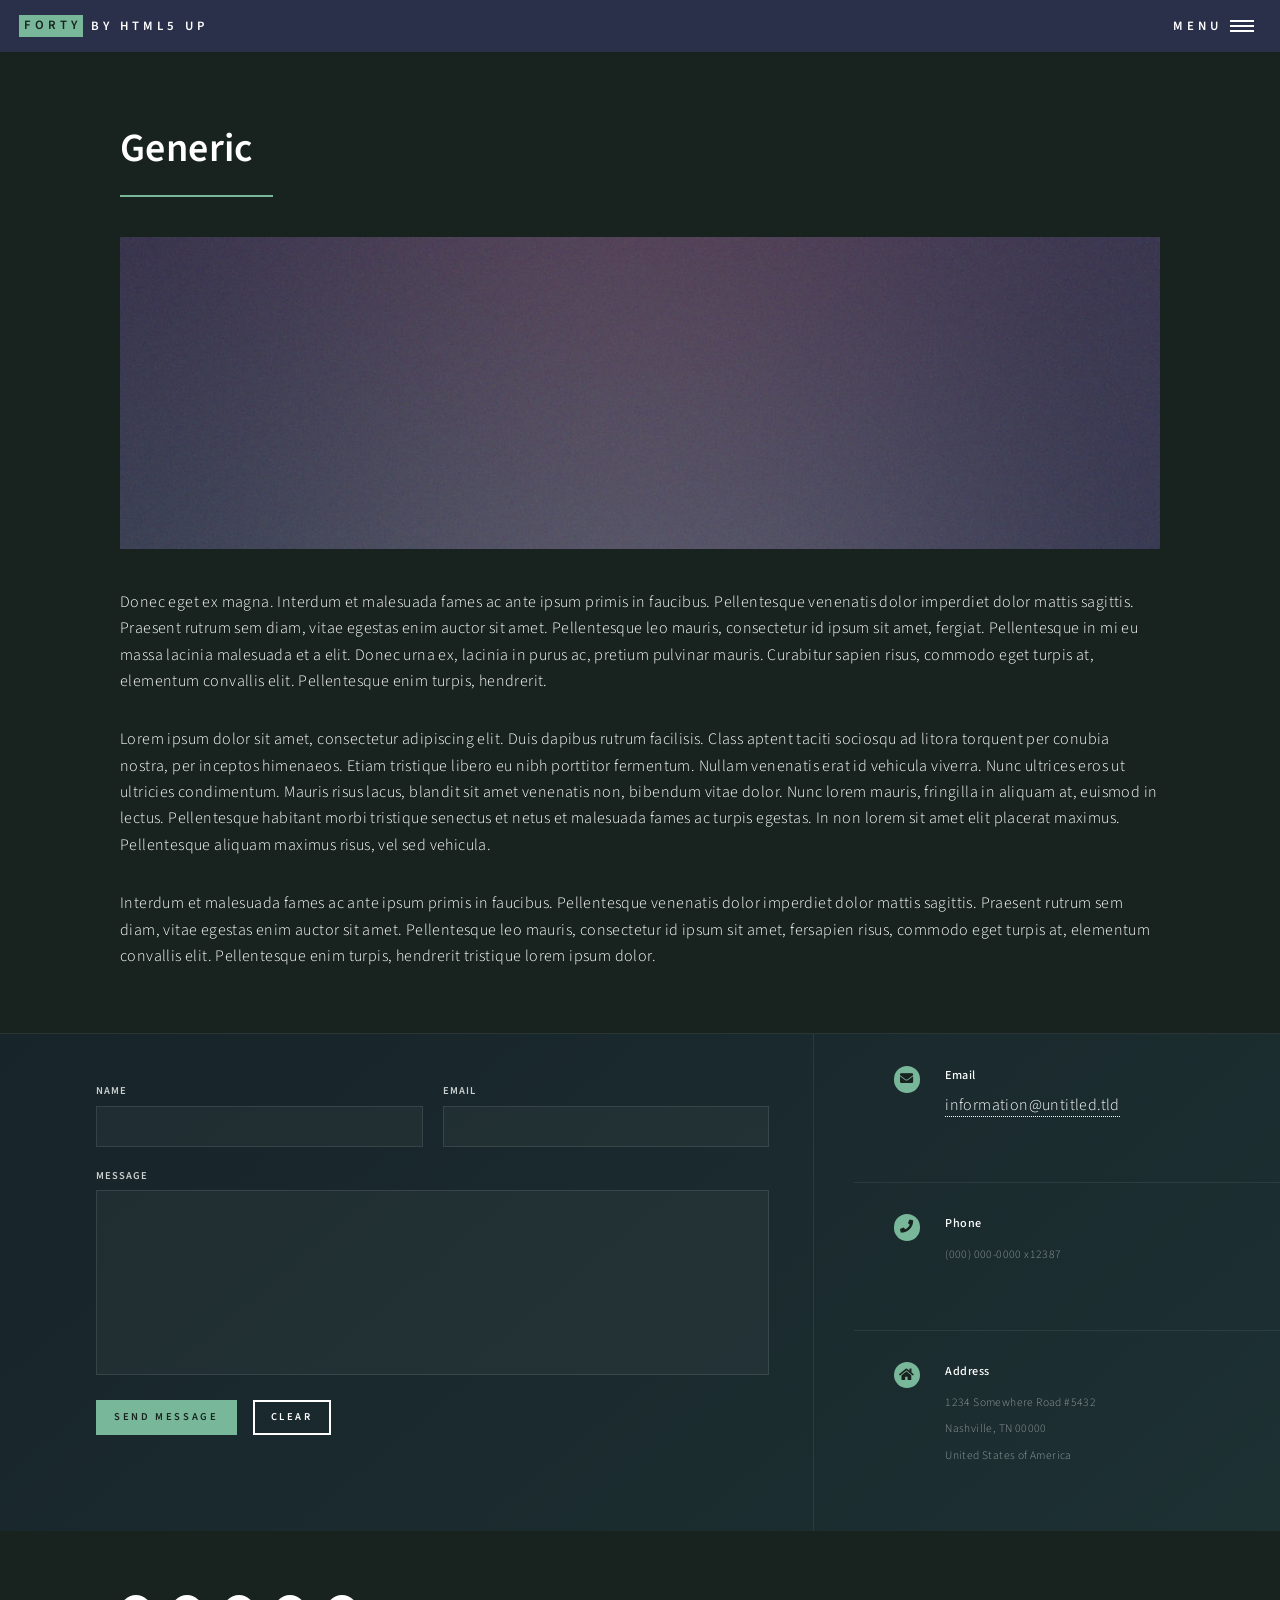
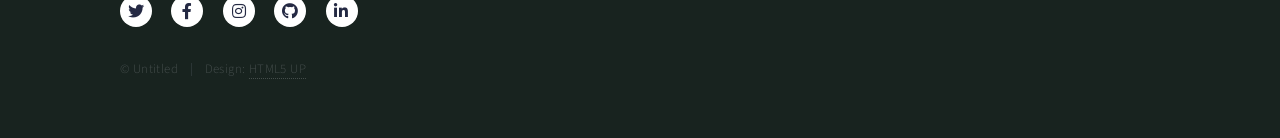
<file: generic.html>
<!DOCTYPE HTML>
<!--
	Forty by HTML5 UP
	html5up.net | @ajlkn
	Free for personal and commercial use under the CCA 3.0 license (html5up.net/license)
-->
<html>
	<head>
		<title>Generic - Forty by HTML5 UP</title>
		<meta charset="utf-8" />
		<meta name="viewport" content="width=device-width, initial-scale=1, user-scalable=no" />
		<link rel="stylesheet" href="assets/css/main.css" />
		<noscript><link rel="stylesheet" href="assets/css/noscript.css" /></noscript>
	</head>
	<body class="is-preload">

		<!-- Wrapper -->
			<div id="wrapper">

				<!-- Header -->
					<header id="header">
						<a href="index.html" class="logo"><strong>Forty</strong> <span>by HTML5 UP</span></a>
						<nav>
							<a href="#menu">Menu</a>
						</nav>
					</header>

				<!-- Menu -->
					<nav id="menu">
						<ul class="links">
							<li><a href="index.html">Home</a></li>
							<li><a href="landing.html">Landing</a></li>
							<li><a href="generic.html">Generic</a></li>
							<li><a href="elements.html">Elements</a></li>
						</ul>
						<ul class="actions stacked">
							<li><a href="#" class="button primary fit">Get Started</a></li>
							<li><a href="#" class="button fit">Log In</a></li>
						</ul>
					</nav>

				<!-- Main -->
					<div id="main" class="alt">

						<!-- One -->
							<section id="one">
								<div class="inner">
									<header class="major">
										<h1>Generic</h1>
									</header>
									<span class="image main"><img src="images/pic11.jpg" alt="" /></span>
									<p>Donec eget ex magna. Interdum et malesuada fames ac ante ipsum primis in faucibus. Pellentesque venenatis dolor imperdiet dolor mattis sagittis. Praesent rutrum sem diam, vitae egestas enim auctor sit amet. Pellentesque leo mauris, consectetur id ipsum sit amet, fergiat. Pellentesque in mi eu massa lacinia malesuada et a elit. Donec urna ex, lacinia in purus ac, pretium pulvinar mauris. Curabitur sapien risus, commodo eget turpis at, elementum convallis elit. Pellentesque enim turpis, hendrerit.</p>
									<p>Lorem ipsum dolor sit amet, consectetur adipiscing elit. Duis dapibus rutrum facilisis. Class aptent taciti sociosqu ad litora torquent per conubia nostra, per inceptos himenaeos. Etiam tristique libero eu nibh porttitor fermentum. Nullam venenatis erat id vehicula viverra. Nunc ultrices eros ut ultricies condimentum. Mauris risus lacus, blandit sit amet venenatis non, bibendum vitae dolor. Nunc lorem mauris, fringilla in aliquam at, euismod in lectus. Pellentesque habitant morbi tristique senectus et netus et malesuada fames ac turpis egestas. In non lorem sit amet elit placerat maximus. Pellentesque aliquam maximus risus, vel sed vehicula.</p>
									<p>Interdum et malesuada fames ac ante ipsum primis in faucibus. Pellentesque venenatis dolor imperdiet dolor mattis sagittis. Praesent rutrum sem diam, vitae egestas enim auctor sit amet. Pellentesque leo mauris, consectetur id ipsum sit amet, fersapien risus, commodo eget turpis at, elementum convallis elit. Pellentesque enim turpis, hendrerit tristique lorem ipsum dolor.</p>
								</div>
							</section>

					</div>

				<!-- Contact -->
					<section id="contact">
						<div class="inner">
							<section>
								<form method="post" action="#">
									<div class="fields">
										<div class="field half">
											<label for="name">Name</label>
											<input type="text" name="name" id="name" />
										</div>
										<div class="field half">
											<label for="email">Email</label>
											<input type="text" name="email" id="email" />
										</div>
										<div class="field">
											<label for="message">Message</label>
											<textarea name="message" id="message" rows="6"></textarea>
										</div>
									</div>
									<ul class="actions">
										<li><input type="submit" value="Send Message" class="primary" /></li>
										<li><input type="reset" value="Clear" /></li>
									</ul>
								</form>
							</section>
							<section class="split">
								<section>
									<div class="contact-method">
										<span class="icon solid alt fa-envelope"></span>
										<h3>Email</h3>
										<a href="#">information@untitled.tld</a>
									</div>
								</section>
								<section>
									<div class="contact-method">
										<span class="icon solid alt fa-phone"></span>
										<h3>Phone</h3>
										<span>(000) 000-0000 x12387</span>
									</div>
								</section>
								<section>
									<div class="contact-method">
										<span class="icon solid alt fa-home"></span>
										<h3>Address</h3>
										<span>1234 Somewhere Road #5432<br />
										Nashville, TN 00000<br />
										United States of America</span>
									</div>
								</section>
							</section>
						</div>
					</section>

				<!-- Footer -->
					<footer id="footer">
						<div class="inner">
							<ul class="icons">
								<li><a href="#" class="icon brands alt fa-twitter"><span class="label">Twitter</span></a></li>
								<li><a href="#" class="icon brands alt fa-facebook-f"><span class="label">Facebook</span></a></li>
								<li><a href="#" class="icon brands alt fa-instagram"><span class="label">Instagram</span></a></li>
								<li><a href="#" class="icon brands alt fa-github"><span class="label">GitHub</span></a></li>
								<li><a href="#" class="icon brands alt fa-linkedin-in"><span class="label">LinkedIn</span></a></li>
							</ul>
							<ul class="copyright">
								<li>&copy; Untitled</li><li>Design: <a href="https://html5up.net">HTML5 UP</a></li>
							</ul>
						</div>
					</footer>

			</div>

		<!-- Scripts -->
			<script src="assets/js/jquery.min.js"></script>
			<script src="assets/js/jquery.scrolly.min.js"></script>
			<script src="assets/js/jquery.scrollex.min.js"></script>
			<script src="assets/js/browser.min.js"></script>
			<script src="assets/js/breakpoints.min.js"></script>
			<script src="assets/js/util.js"></script>
			<script src="assets/js/main.js"></script>

	</body>
</html>
</file>
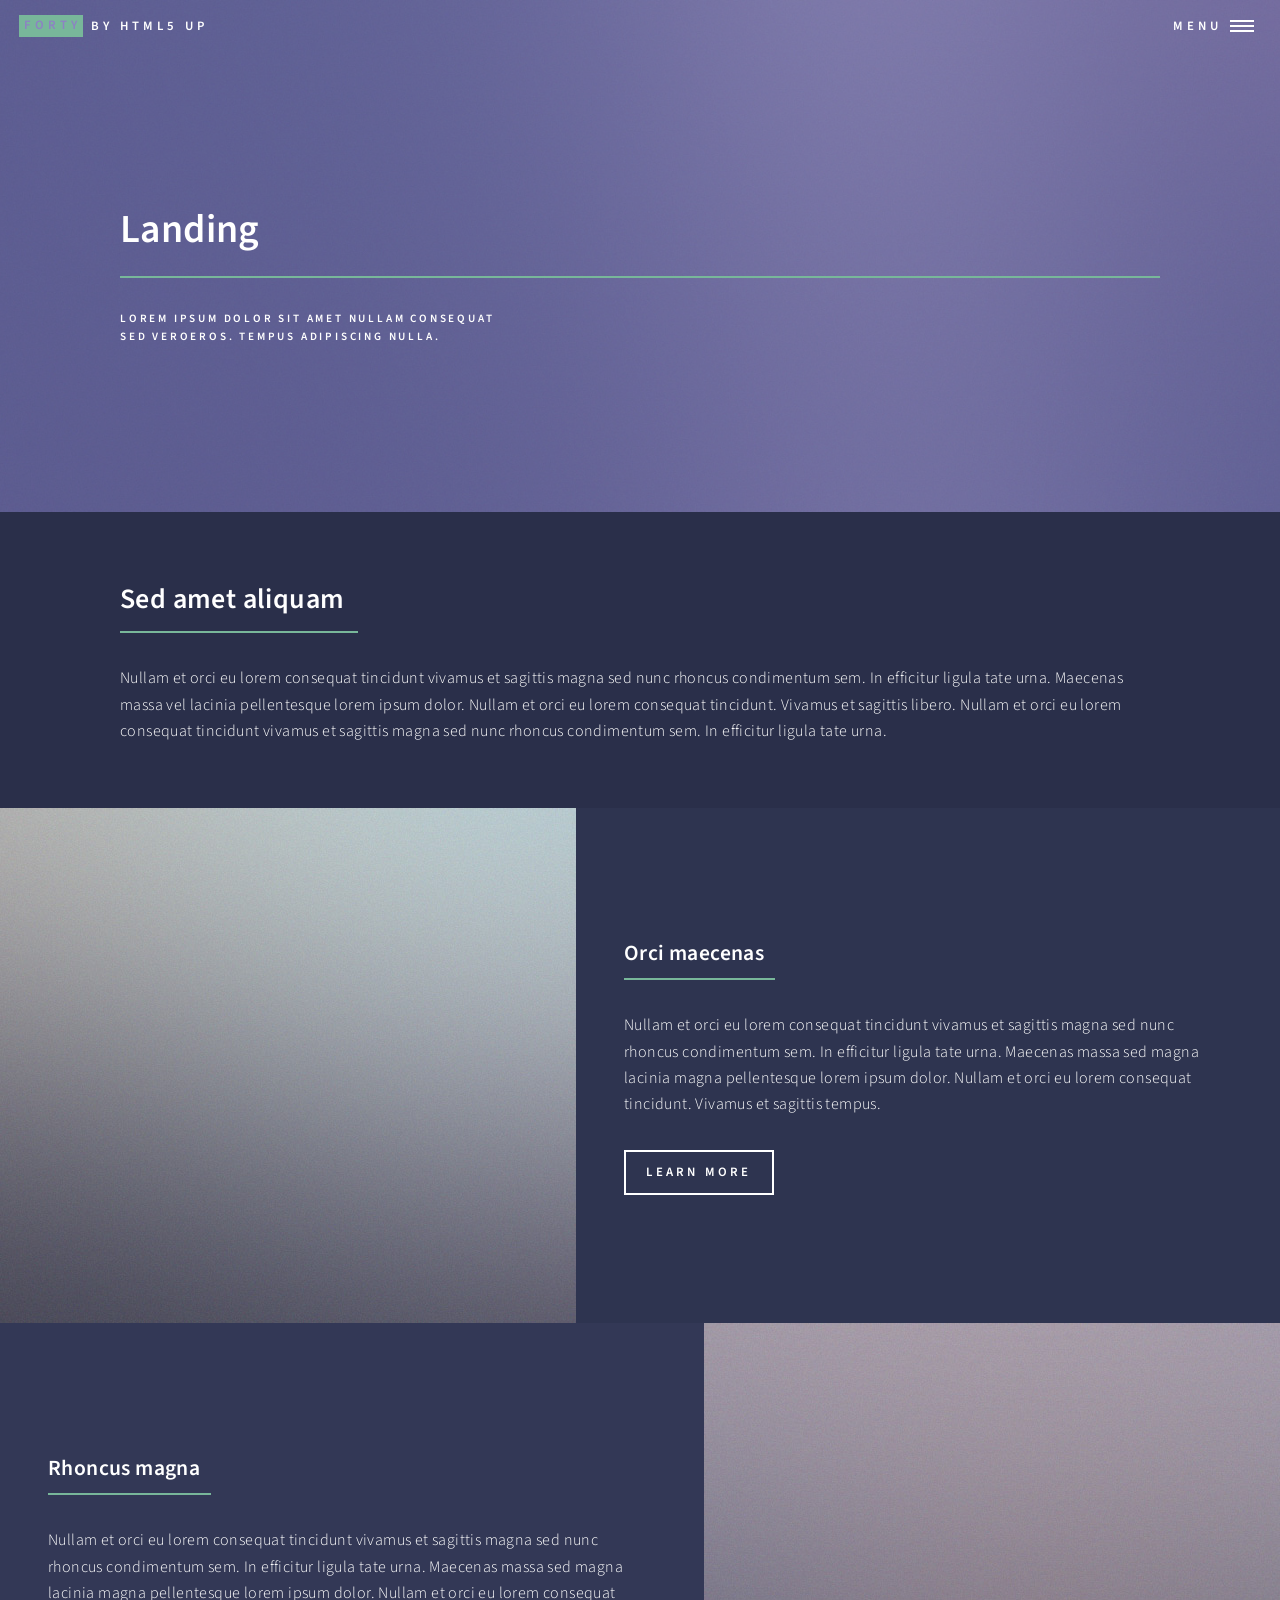
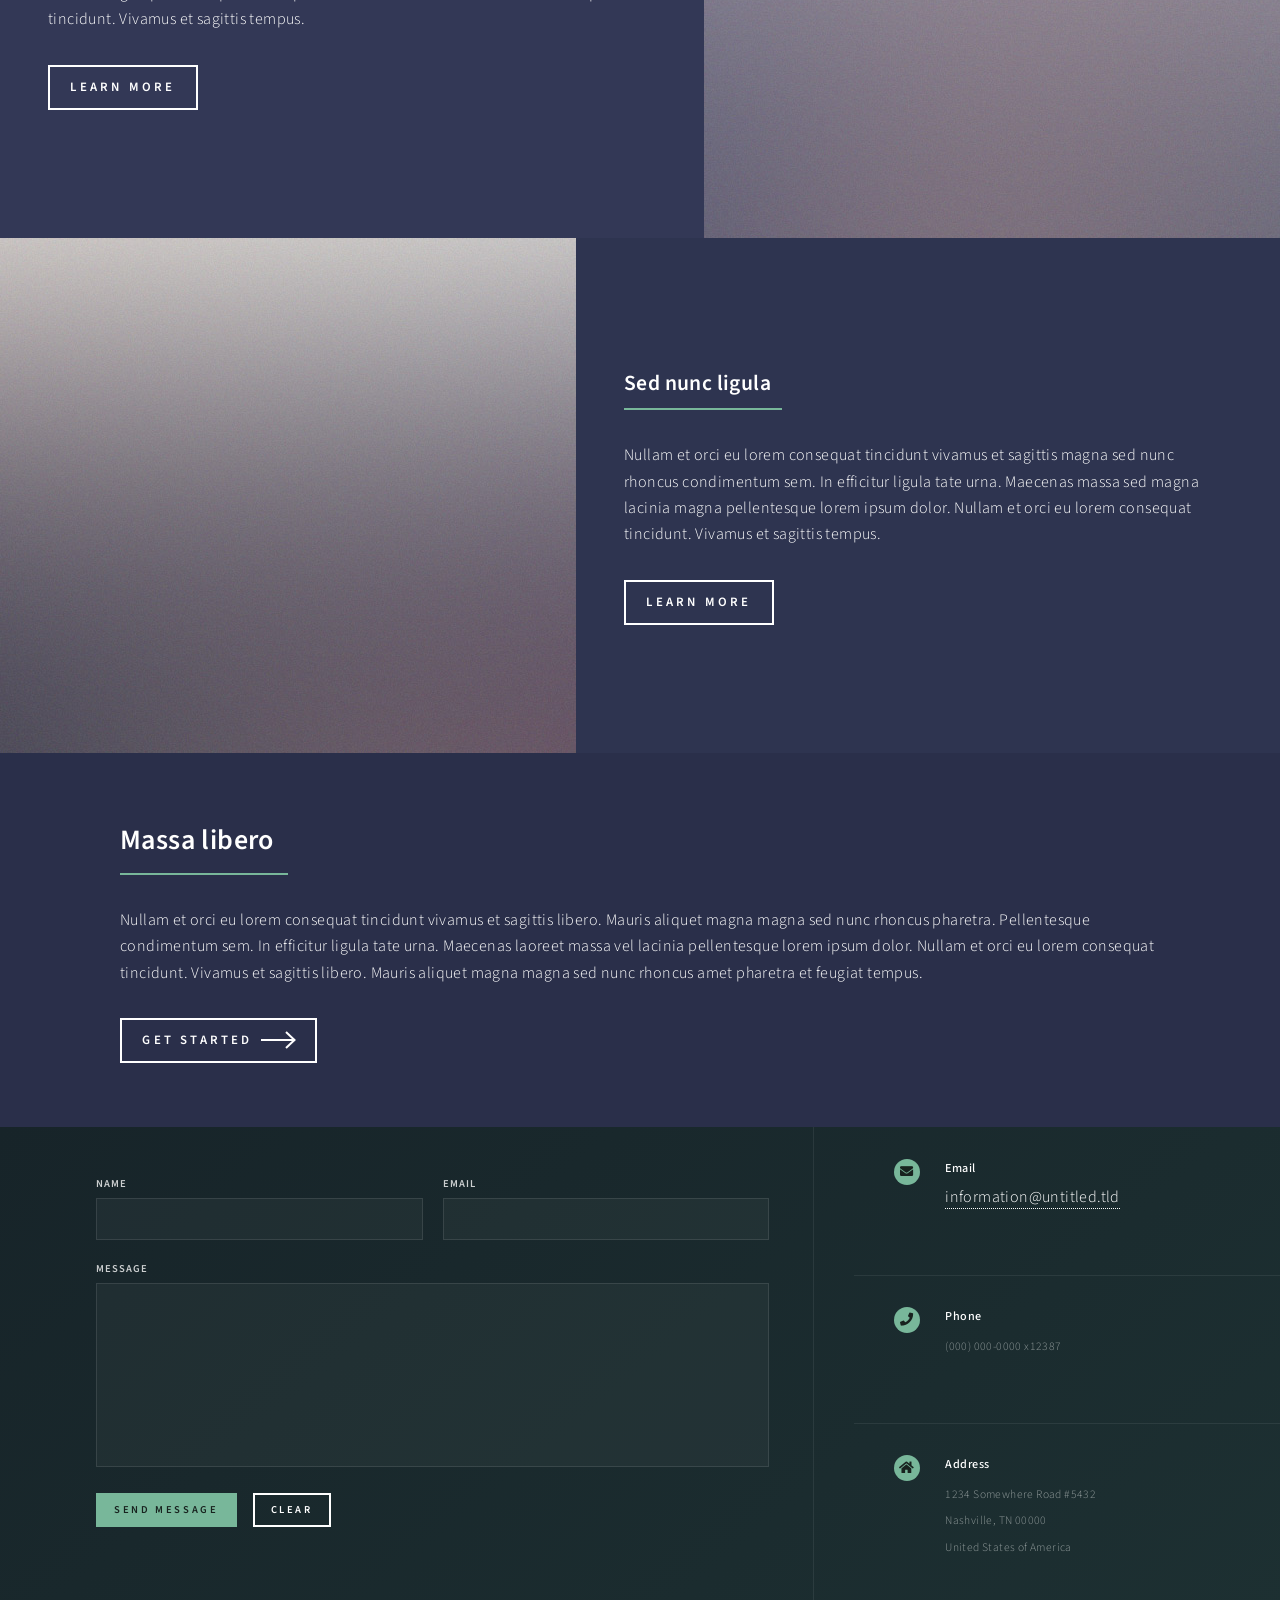
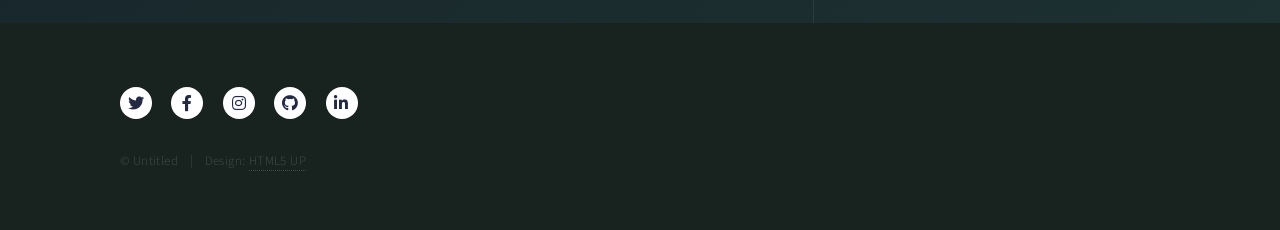
<file: landing.html>
<!DOCTYPE HTML>
<!--
	Forty by HTML5 UP
	html5up.net | @ajlkn
	Free for personal and commercial use under the CCA 3.0 license (html5up.net/license)
-->
<html>
	<head>
		<title>Landing - Forty by HTML5 UP</title>
		<meta charset="utf-8" />
		<meta name="viewport" content="width=device-width, initial-scale=1, user-scalable=no" />
		<link rel="stylesheet" href="assets/css/main.css" />
		<noscript><link rel="stylesheet" href="assets/css/noscript.css" /></noscript>
	</head>
	<body class="is-preload">

		<!-- Wrapper -->
			<div id="wrapper">

				<!-- Header -->
				<!-- Note: The "styleN" class below should match that of the banner element. -->
					<header id="header" class="alt style2">
						<a href="index.html" class="logo"><strong>Forty</strong> <span>by HTML5 UP</span></a>
						<nav>
							<a href="#menu">Menu</a>
						</nav>
					</header>

				<!-- Menu -->
					<nav id="menu">
						<ul class="links">
							<li><a href="index.html">Home</a></li>
							<li><a href="landing.html">Landing</a></li>
							<li><a href="generic.html">Generic</a></li>
							<li><a href="elements.html">Elements</a></li>
						</ul>
						<ul class="actions stacked">
							<li><a href="#" class="button primary fit">Get Started</a></li>
							<li><a href="#" class="button fit">Log In</a></li>
						</ul>
					</nav>

				<!-- Banner -->
				<!-- Note: The "styleN" class below should match that of the header element. -->
					<section id="banner" class="style2">
						<div class="inner">
							<span class="image">
								<img src="images/pic07.jpg" alt="" />
							</span>
							<header class="major">
								<h1>Landing</h1>
							</header>
							<div class="content">
								<p>Lorem ipsum dolor sit amet nullam consequat<br />
								sed veroeros. tempus adipiscing nulla.</p>
							</div>
						</div>
					</section>

				<!-- Main -->
					<div id="main">

						<!-- One -->
							<section id="one">
								<div class="inner">
									<header class="major">
										<h2>Sed amet aliquam</h2>
									</header>
									<p>Nullam et orci eu lorem consequat tincidunt vivamus et sagittis magna sed nunc rhoncus condimentum sem. In efficitur ligula tate urna. Maecenas massa vel lacinia pellentesque lorem ipsum dolor. Nullam et orci eu lorem consequat tincidunt. Vivamus et sagittis libero. Nullam et orci eu lorem consequat tincidunt vivamus et sagittis magna sed nunc rhoncus condimentum sem. In efficitur ligula tate urna.</p>
								</div>
							</section>

						<!-- Two -->
							<section id="two" class="spotlights">
								<section>
									<a href="generic.html" class="image">
										<img src="images/pic08.jpg" alt="" data-position="center center" />
									</a>
									<div class="content">
										<div class="inner">
											<header class="major">
												<h3>Orci maecenas</h3>
											</header>
											<p>Nullam et orci eu lorem consequat tincidunt vivamus et sagittis magna sed nunc rhoncus condimentum sem. In efficitur ligula tate urna. Maecenas massa sed magna lacinia magna pellentesque lorem ipsum dolor. Nullam et orci eu lorem consequat tincidunt. Vivamus et sagittis tempus.</p>
											<ul class="actions">
												<li><a href="generic.html" class="button">Learn more</a></li>
											</ul>
										</div>
									</div>
								</section>
								<section>
									<a href="generic.html" class="image">
										<img src="images/pic09.jpg" alt="" data-position="top center" />
									</a>
									<div class="content">
										<div class="inner">
											<header class="major">
												<h3>Rhoncus magna</h3>
											</header>
											<p>Nullam et orci eu lorem consequat tincidunt vivamus et sagittis magna sed nunc rhoncus condimentum sem. In efficitur ligula tate urna. Maecenas massa sed magna lacinia magna pellentesque lorem ipsum dolor. Nullam et orci eu lorem consequat tincidunt. Vivamus et sagittis tempus.</p>
											<ul class="actions">
												<li><a href="generic.html" class="button">Learn more</a></li>
											</ul>
										</div>
									</div>
								</section>
								<section>
									<a href="generic.html" class="image">
										<img src="images/pic10.jpg" alt="" data-position="25% 25%" />
									</a>
									<div class="content">
										<div class="inner">
											<header class="major">
												<h3>Sed nunc ligula</h3>
											</header>
											<p>Nullam et orci eu lorem consequat tincidunt vivamus et sagittis magna sed nunc rhoncus condimentum sem. In efficitur ligula tate urna. Maecenas massa sed magna lacinia magna pellentesque lorem ipsum dolor. Nullam et orci eu lorem consequat tincidunt. Vivamus et sagittis tempus.</p>
											<ul class="actions">
												<li><a href="generic.html" class="button">Learn more</a></li>
											</ul>
										</div>
									</div>
								</section>
							</section>

						<!-- Three -->
							<section id="three">
								<div class="inner">
									<header class="major">
										<h2>Massa libero</h2>
									</header>
									<p>Nullam et orci eu lorem consequat tincidunt vivamus et sagittis libero. Mauris aliquet magna magna sed nunc rhoncus pharetra. Pellentesque condimentum sem. In efficitur ligula tate urna. Maecenas laoreet massa vel lacinia pellentesque lorem ipsum dolor. Nullam et orci eu lorem consequat tincidunt. Vivamus et sagittis libero. Mauris aliquet magna magna sed nunc rhoncus amet pharetra et feugiat tempus.</p>
									<ul class="actions">
										<li><a href="generic.html" class="button next">Get Started</a></li>
									</ul>
								</div>
							</section>

					</div>

				<!-- Contact -->
					<section id="contact">
						<div class="inner">
							<section>
								<form method="post" action="#">
									<div class="fields">
										<div class="field half">
											<label for="name">Name</label>
											<input type="text" name="name" id="name" />
										</div>
										<div class="field half">
											<label for="email">Email</label>
											<input type="text" name="email" id="email" />
										</div>
										<div class="field">
											<label for="message">Message</label>
											<textarea name="message" id="message" rows="6"></textarea>
										</div>
									</div>
									<ul class="actions">
										<li><input type="submit" value="Send Message" class="primary" /></li>
										<li><input type="reset" value="Clear" /></li>
									</ul>
								</form>
							</section>
							<section class="split">
								<section>
									<div class="contact-method">
										<span class="icon solid alt fa-envelope"></span>
										<h3>Email</h3>
										<a href="#">information@untitled.tld</a>
									</div>
								</section>
								<section>
									<div class="contact-method">
										<span class="icon solid alt fa-phone"></span>
										<h3>Phone</h3>
										<span>(000) 000-0000 x12387</span>
									</div>
								</section>
								<section>
									<div class="contact-method">
										<span class="icon solid alt fa-home"></span>
										<h3>Address</h3>
										<span>1234 Somewhere Road #5432<br />
										Nashville, TN 00000<br />
										United States of America</span>
									</div>
								</section>
							</section>
						</div>
					</section>

				<!-- Footer -->
					<footer id="footer">
						<div class="inner">
							<ul class="icons">
								<li><a href="#" class="icon brands alt fa-twitter"><span class="label">Twitter</span></a></li>
								<li><a href="#" class="icon brands alt fa-facebook-f"><span class="label">Facebook</span></a></li>
								<li><a href="#" class="icon brands alt fa-instagram"><span class="label">Instagram</span></a></li>
								<li><a href="#" class="icon brands alt fa-github"><span class="label">GitHub</span></a></li>
								<li><a href="#" class="icon brands alt fa-linkedin-in"><span class="label">LinkedIn</span></a></li>
							</ul>
							<ul class="copyright">
								<li>&copy; Untitled</li><li>Design: <a href="https://html5up.net">HTML5 UP</a></li>
							</ul>
						</div>
					</footer>

			</div>

		<!-- Scripts -->
			<script src="assets/js/jquery.min.js"></script>
			<script src="assets/js/jquery.scrolly.min.js"></script>
			<script src="assets/js/jquery.scrollex.min.js"></script>
			<script src="assets/js/browser.min.js"></script>
			<script src="assets/js/breakpoints.min.js"></script>
			<script src="assets/js/util.js"></script>
			<script src="assets/js/main.js"></script>

	</body>
</html>
</file>
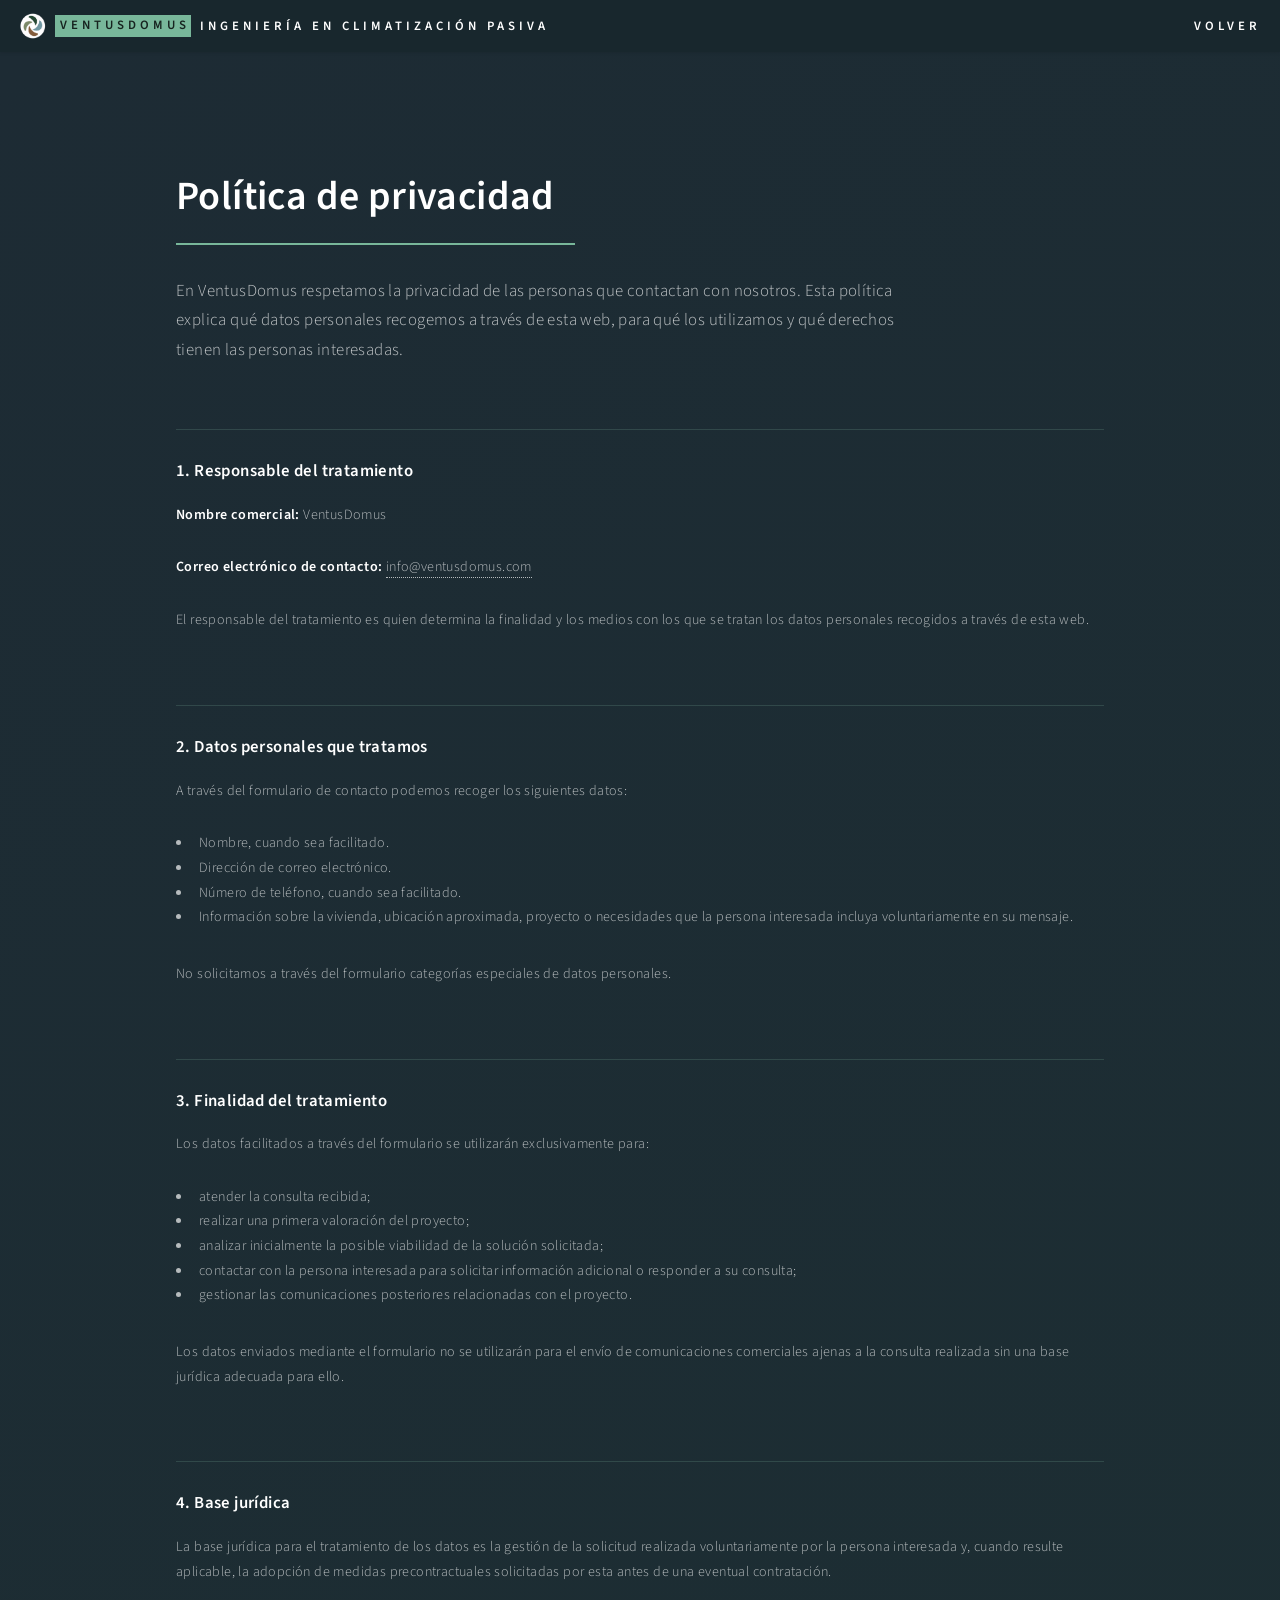
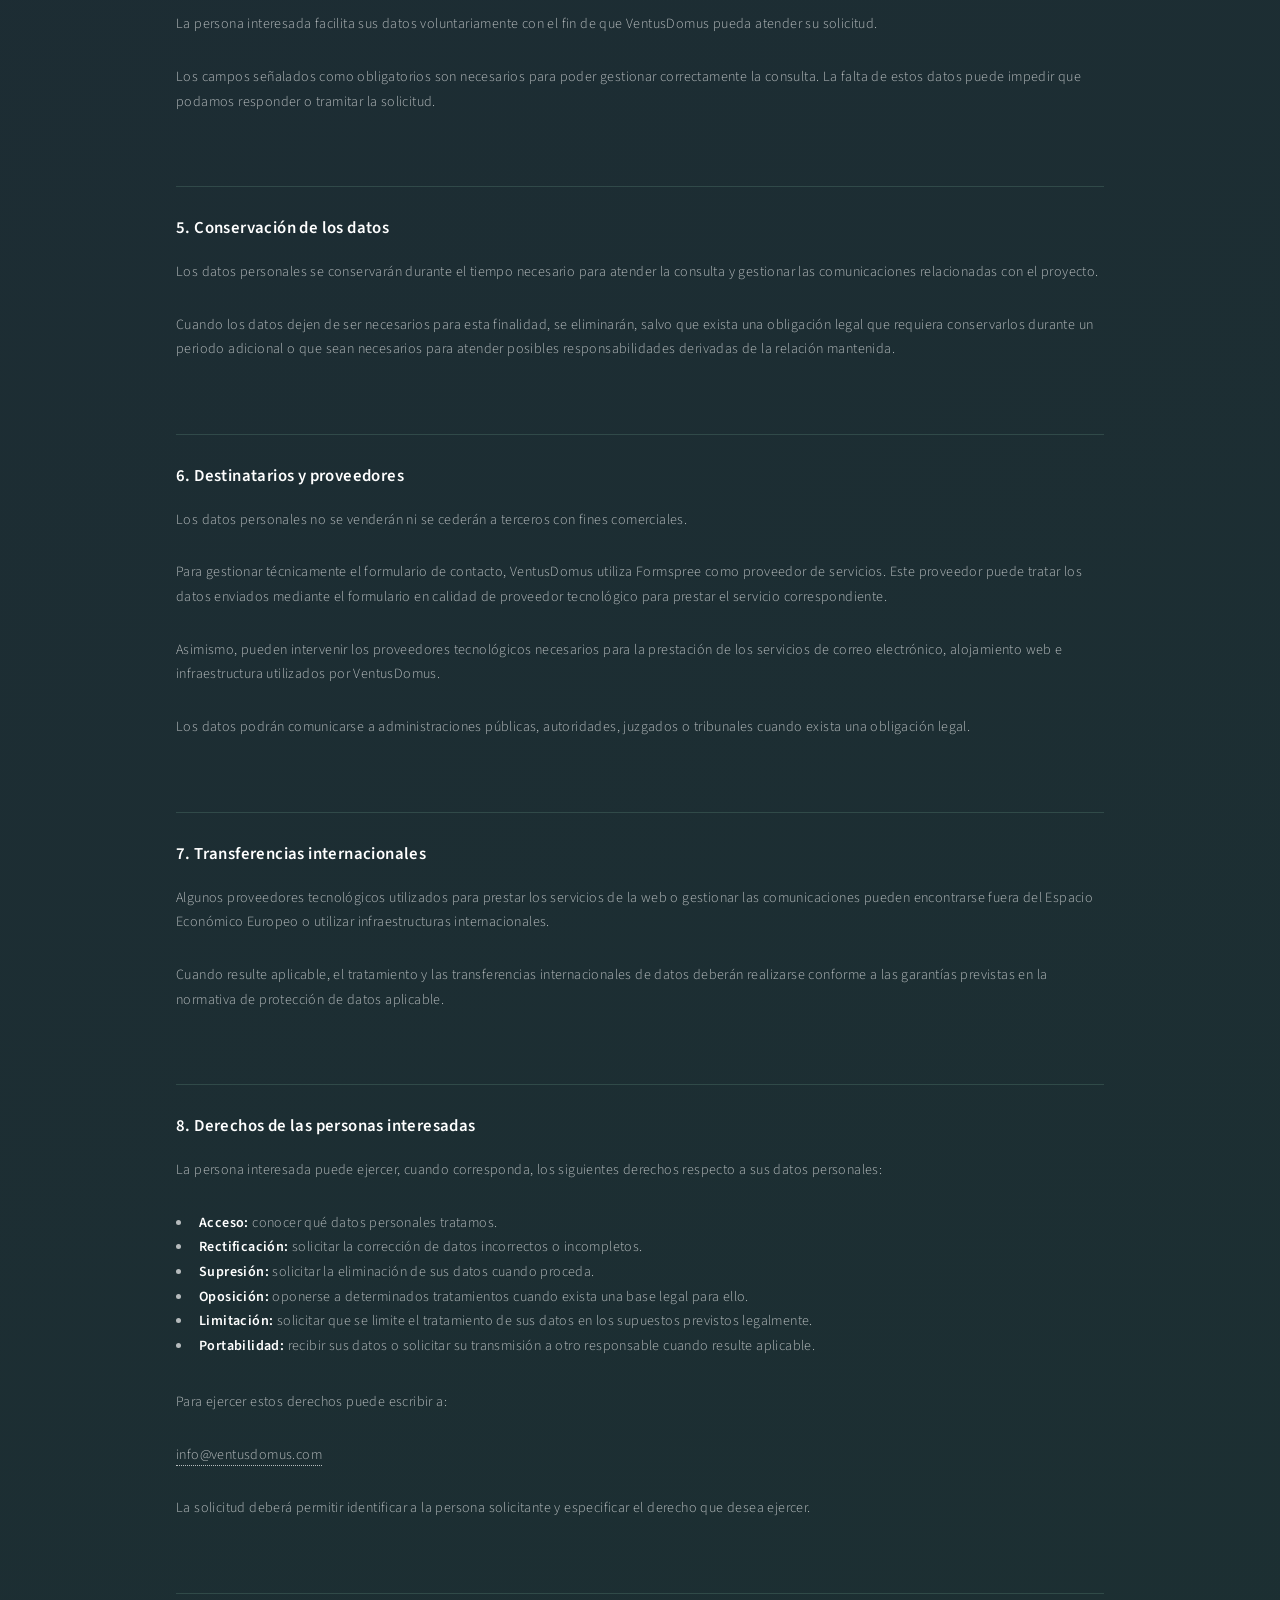
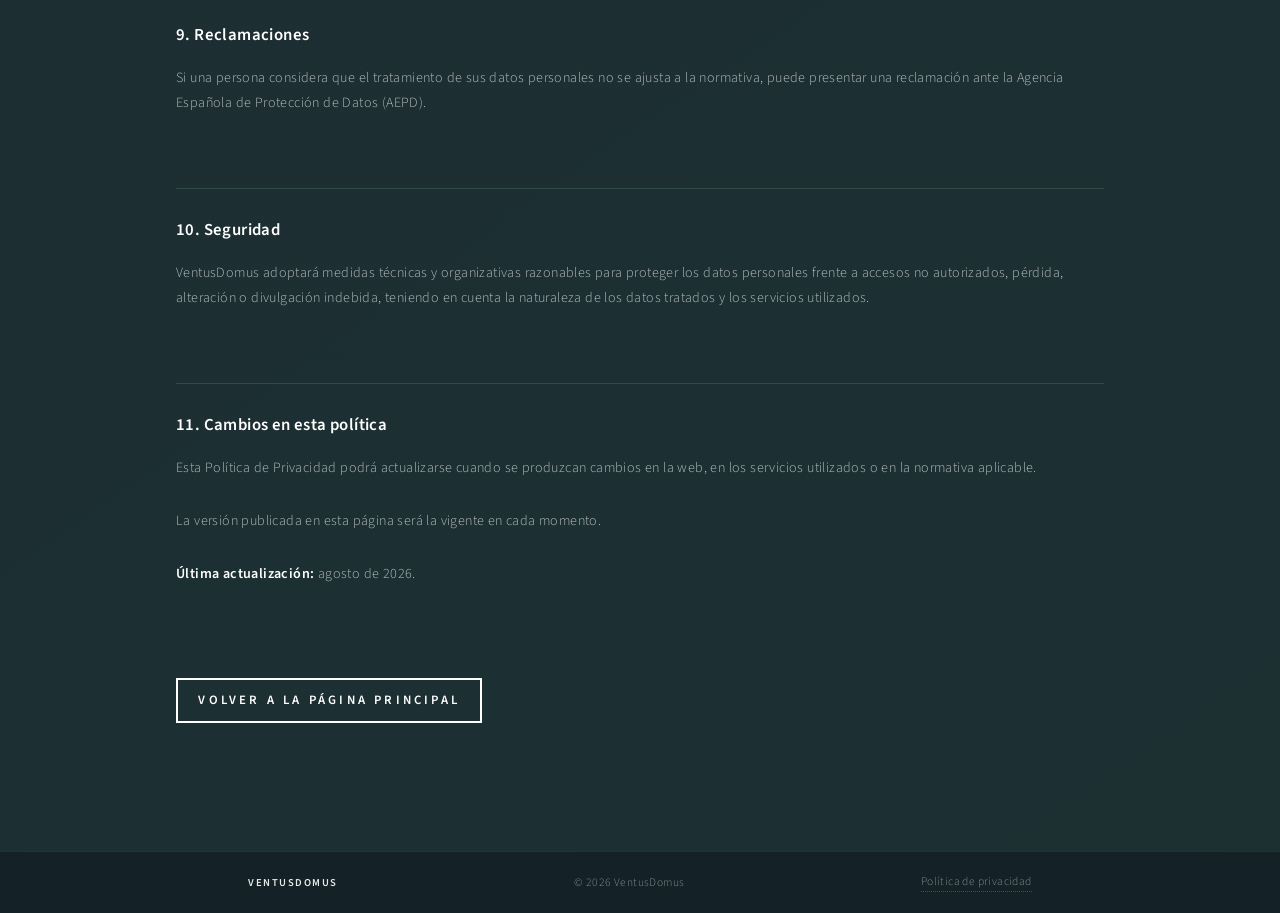
<file: privacidad.html>
<!DOCTYPE HTML>
<!--
	Forty by HTML5 UP
	html5up.net | @ajlkn
	Free for personal and commercial use under the CCA 3.0 license (html5up.net/license)
-->
<html lang="es">
	<head>
		<title>Política de privacidad | VentusDomus</title>
		<meta charset="utf-8" />
		<meta name="viewport" content="width=device-width, initial-scale=1, user-scalable=no" />
		<meta name="description" content="Política de privacidad de VentusDomus." />
		<link rel="icon" type="image/png" href="images/favicon/logo.png" />
		<link rel="stylesheet" href="assets/css/main.css" />
		<noscript><link rel="stylesheet" href="assets/css/noscript.css" /></noscript>
	</head>
	<body class="privacy-page">
		<div id="wrapper">
			<header id="header">
				<a href="index.html" class="logo"><img class="header-brand-logo" src="images/favicon/logo.png" alt="Logo de VENTUSDOMUS" /><strong>VENTUSDOMUS</strong> <span>Ingeniería en climatización pasiva</span></a>
				<nav><a href="index.html">Volver</a></nav>
			</header>

			<main id="privacy">
				<div class="inner">
					<header class="major"><h1>Política de privacidad</h1></header>
					<p class="privacy-intro">En VentusDomus respetamos la privacidad de las personas que contactan con nosotros. Esta política explica qué datos personales recogemos a través de esta web, para qué los utilizamos y qué derechos tienen las personas interesadas.</p>

					<div class="privacy-sections">
						<section>
							<h2>1. Responsable del tratamiento</h2>
							<p><strong>Nombre comercial:</strong> VentusDomus</p>
							<p><strong>Correo electrónico de contacto:</strong> <a href="mailto:info@ventusdomus.com">info@ventusdomus.com</a></p>
							<p>El responsable del tratamiento es quien determina la finalidad y los medios con los que se tratan los datos personales recogidos a través de esta web.</p>
						</section>

						<section>
							<h2>2. Datos personales que tratamos</h2>
							<p>A través del formulario de contacto podemos recoger los siguientes datos:</p>
							<ul>
								<li>Nombre, cuando sea facilitado.</li>
								<li>Dirección de correo electrónico.</li>
								<li>Número de teléfono, cuando sea facilitado.</li>
								<li>Información sobre la vivienda, ubicación aproximada, proyecto o necesidades que la persona interesada incluya voluntariamente en su mensaje.</li>
							</ul>
							<p>No solicitamos a través del formulario categorías especiales de datos personales.</p>
						</section>

						<section>
							<h2>3. Finalidad del tratamiento</h2>
							<p>Los datos facilitados a través del formulario se utilizarán exclusivamente para:</p>
							<ul>
								<li>atender la consulta recibida;</li>
								<li>realizar una primera valoración del proyecto;</li>
								<li>analizar inicialmente la posible viabilidad de la solución solicitada;</li>
								<li>contactar con la persona interesada para solicitar información adicional o responder a su consulta;</li>
								<li>gestionar las comunicaciones posteriores relacionadas con el proyecto.</li>
							</ul>
							<p>Los datos enviados mediante el formulario no se utilizarán para el envío de comunicaciones comerciales ajenas a la consulta realizada sin una base jurídica adecuada para ello.</p>
						</section>

						<section>
							<h2>4. Base jurídica</h2>
							<p>La base jurídica para el tratamiento de los datos es la gestión de la solicitud realizada voluntariamente por la persona interesada y, cuando resulte aplicable, la adopción de medidas precontractuales solicitadas por esta antes de una eventual contratación.</p>
							<p>La persona interesada facilita sus datos voluntariamente con el fin de que VentusDomus pueda atender su solicitud.</p>
							<p>Los campos señalados como obligatorios son necesarios para poder gestionar correctamente la consulta. La falta de estos datos puede impedir que podamos responder o tramitar la solicitud.</p>
						</section>

						<section>
							<h2>5. Conservación de los datos</h2>
							<p>Los datos personales se conservarán durante el tiempo necesario para atender la consulta y gestionar las comunicaciones relacionadas con el proyecto.</p>
							<p>Cuando los datos dejen de ser necesarios para esta finalidad, se eliminarán, salvo que exista una obligación legal que requiera conservarlos durante un periodo adicional o que sean necesarios para atender posibles responsabilidades derivadas de la relación mantenida.</p>
						</section>

						<section>
							<h2>6. Destinatarios y proveedores</h2>
							<p>Los datos personales no se venderán ni se cederán a terceros con fines comerciales.</p>
							<p>Para gestionar técnicamente el formulario de contacto, VentusDomus utiliza Formspree como proveedor de servicios. Este proveedor puede tratar los datos enviados mediante el formulario en calidad de proveedor tecnológico para prestar el servicio correspondiente.</p>
							<p>Asimismo, pueden intervenir los proveedores tecnológicos necesarios para la prestación de los servicios de correo electrónico, alojamiento web e infraestructura utilizados por VentusDomus.</p>
							<p>Los datos podrán comunicarse a administraciones públicas, autoridades, juzgados o tribunales cuando exista una obligación legal.</p>
						</section>

						<section>
							<h2>7. Transferencias internacionales</h2>
							<p>Algunos proveedores tecnológicos utilizados para prestar los servicios de la web o gestionar las comunicaciones pueden encontrarse fuera del Espacio Económico Europeo o utilizar infraestructuras internacionales.</p>
							<p>Cuando resulte aplicable, el tratamiento y las transferencias internacionales de datos deberán realizarse conforme a las garantías previstas en la normativa de protección de datos aplicable.</p>
						</section>

						<section>
							<h2>8. Derechos de las personas interesadas</h2>
							<p>La persona interesada puede ejercer, cuando corresponda, los siguientes derechos respecto a sus datos personales:</p>
							<ul>
								<li><strong>Acceso:</strong> conocer qué datos personales tratamos.</li>
								<li><strong>Rectificación:</strong> solicitar la corrección de datos incorrectos o incompletos.</li>
								<li><strong>Supresión:</strong> solicitar la eliminación de sus datos cuando proceda.</li>
								<li><strong>Oposición:</strong> oponerse a determinados tratamientos cuando exista una base legal para ello.</li>
								<li><strong>Limitación:</strong> solicitar que se limite el tratamiento de sus datos en los supuestos previstos legalmente.</li>
								<li><strong>Portabilidad:</strong> recibir sus datos o solicitar su transmisión a otro responsable cuando resulte aplicable.</li>
							</ul>
							<p>Para ejercer estos derechos puede escribir a:</p>
							<p><a href="mailto:info@ventusdomus.com">info@ventusdomus.com</a></p>
							<p>La solicitud deberá permitir identificar a la persona solicitante y especificar el derecho que desea ejercer.</p>
						</section>

						<section>
							<h2>9. Reclamaciones</h2>
							<p>Si una persona considera que el tratamiento de sus datos personales no se ajusta a la normativa, puede presentar una reclamación ante la Agencia Española de Protección de Datos (AEPD).</p>
						</section>

						<section>
							<h2>10. Seguridad</h2>
							<p>VentusDomus adoptará medidas técnicas y organizativas razonables para proteger los datos personales frente a accesos no autorizados, pérdida, alteración o divulgación indebida, teniendo en cuenta la naturaleza de los datos tratados y los servicios utilizados.</p>
						</section>

						<section>
							<h2>11. Cambios en esta política</h2>
							<p>Esta Política de Privacidad podrá actualizarse cuando se produzcan cambios en la web, en los servicios utilizados o en la normativa aplicable.</p>
							<p>La versión publicada en esta página será la vigente en cada momento.</p>
							<p><strong>Última actualización:</strong> agosto de 2026.</p>
						</section>
					</div>

					<p class="privacy-back"><a href="index.html" class="button">Volver a la página principal</a></p>
				</div>
			</main>

			<footer id="footer" class="site-footer">
				<div class="inner">
					<strong>VENTUSDOMUS</strong>
					<span>© 2026 VentusDomus</span>
					<a href="privacidad.html" aria-current="page">Política de privacidad</a>
				</div>
			</footer>
		</div>

		<script src="assets/js/jquery.min.js"></script>
		<script src="assets/js/browser.min.js"></script>
		<script src="assets/js/breakpoints.min.js"></script>
		<script src="assets/js/util.js"></script>
		<script src="assets/js/main.js"></script>
	</body>
</html>
</file>
<file: assets/css/noscript.css>
/*
	Forty by HTML5 UP
	html5up.net | @ajlkn
	Free for personal and commercial use under the CCA 3.0 license (html5up.net/license)
*/

/* Banner */

	body.is-preload #banner:after {
		opacity: 0.85;
	}

	body.is-preload #banner > .inner {
		-moz-filter: none;
		-webkit-filter: none;
		-ms-filter: none;
		filter: none;
		-moz-transform: none;
		-webkit-transform: none;
		-ms-transform: none;
		transform: none;
		opacity: 1;
	}
</file>
<file: assets/css/main.css>
@import url(fontawesome-all.min.css);
@import url("https://fonts.googleapis.com/css?family=Source+Sans+Pro:300,300italic,600,600italic");

/*
	Forty by HTML5 UP
	html5up.net | @ajlkn
	Free for personal and commercial use under the CCA 3.0 license (html5up.net/license)
*/

html, body, div, span, applet, object,
iframe, h1, h2, h3, h4, h5, h6, p, blockquote,
pre, a, abbr, acronym, address, big, cite,
code, del, dfn, em, img, ins, kbd, q, s, samp,
small, strike, strong, sub, sup, tt, var, b,
u, i, center, dl, dt, dd, ol, ul, li, fieldset,
form, label, legend, table, caption, tbody,
tfoot, thead, tr, th, td, article, aside,
canvas, details, embed, figure, figcaption,
footer, header, hgroup, menu, nav, output, ruby,
section, summary, time, mark, audio, video {
	margin: 0;
	padding: 0;
	border: 0;
	font-size: 100%;
	font: inherit;
	vertical-align: baseline;}

article, aside, details, figcaption, figure,
footer, header, hgroup, menu, nav, section {
	display: block;}

body {
	line-height: 1;
}

ol, ul {
	list-style: none;
}

blockquote, q {
	quotes: none;
}

	blockquote:before, blockquote:after, q:before, q:after {
		content: '';
		content: none;
	}

table {
	border-collapse: collapse;
	border-spacing: 0;
}

body {
	-webkit-text-size-adjust: none;
}

mark {
	background-color: transparent;
	color: inherit;
}

input::-moz-focus-inner {
	border: 0;
	padding: 0;
}

input, select, textarea {
	-moz-appearance: none;
	-webkit-appearance: none;
	-ms-appearance: none;
	appearance: none;
}

/* Basic */

	@-ms-viewport {
		width: device-width;
	}

	body {
		-ms-overflow-style: scrollbar;
	}

	@media screen and (max-width: 480px) {

		html, body {
			min-width: 320px;
		}

	}

	html {
		box-sizing: border-box;
	}

	*, *:before, *:after {
		box-sizing: inherit;
	}

	body {
		background: #242943;
	}

		body.is-preload *, body.is-preload *:before, body.is-preload *:after {
			-moz-animation: none !important;
			-webkit-animation: none !important;
			-ms-animation: none !important;
			animation: none !important;
			-moz-transition: none !important;
			-webkit-transition: none !important;
			-ms-transition: none !important;
			transition: none !important;
		}

/* Type */

	body, input, select, textarea {
		color: #ffffff;
		font-family: "Source Sans Pro", Helvetica, sans-serif;
		font-size: 17pt;
		font-weight: 300;
		letter-spacing: 0.025em;
		line-height: 1.65;
	}

		@media screen and (max-width: 1680px) {

			body, input, select, textarea {
				font-size: 14pt;
			}

		}

		@media screen and (max-width: 1280px) {

			body, input, select, textarea {
				font-size: 12pt;
			}

		}

		@media screen and (max-width: 360px) {

			body, input, select, textarea {
				font-size: 11pt;
			}

		}

	a {
		-moz-transition: color 0.2s ease-in-out, border-bottom-color 0.2s ease-in-out;
		-webkit-transition: color 0.2s ease-in-out, border-bottom-color 0.2s ease-in-out;
		-ms-transition: color 0.2s ease-in-out, border-bottom-color 0.2s ease-in-out;
		transition: color 0.2s ease-in-out, border-bottom-color 0.2s ease-in-out;
		border-bottom: dotted 1px;
		color: inherit;
		text-decoration: none;
	}

		a:hover {
			border-bottom-color: transparent;
			color: #9bf1ff !important;
		}

		a:active {
			color: #53e3fb !important;
		}

	strong, b {
		color: #ffffff;
		font-weight: 600;
	}

	em, i {
		font-style: italic;
	}

	p {
		margin: 0 0 2em 0;
	}

	h1, h2, h3, h4, h5, h6 {
		color: #ffffff;
		font-weight: 600;
		line-height: 1.65;
		margin: 0 0 1em 0;
	}

		h1 a, h2 a, h3 a, h4 a, h5 a, h6 a {
			color: inherit;
			border-bottom: 0;
		}

	h1 {
		font-size: 2.5em;
	}

	h2 {
		font-size: 1.75em;
	}

	h3 {
		font-size: 1.35em;
	}

	h4 {
		font-size: 1.1em;
	}

	h5 {
		font-size: 0.9em;
	}

	h6 {
		font-size: 0.7em;
	}

	@media screen and (max-width: 736px) {

		h1 {
			font-size: 2em;
		}

		h2 {
			font-size: 1.5em;
		}

		h3 {
			font-size: 1.25em;
		}

	}

	sub {
		font-size: 0.8em;
		position: relative;
		top: 0.5em;
	}

	sup {
		font-size: 0.8em;
		position: relative;
		top: -0.5em;
	}

	blockquote {
		border-left: solid 4px rgba(212, 212, 255, 0.1);
		font-style: italic;
		margin: 0 0 2em 0;
		padding: 0.5em 0 0.5em 2em;
	}

	code {
		background: rgba(212, 212, 255, 0.035);
		font-family: "Courier New", monospace;
		font-size: 0.9em;
		margin: 0 0.25em;
		padding: 0.25em 0.65em;
	}

	pre {
		-webkit-overflow-scrolling: touch;
		font-family: "Courier New", monospace;
		font-size: 0.9em;
		margin: 0 0 2em 0;
	}

		pre code {
			display: block;
			line-height: 1.75;
			padding: 1em 1.5em;
			overflow-x: auto;
		}

	hr {
		border: 0;
		border-bottom: solid 1px rgba(212, 212, 255, 0.1);
		margin: 2em 0;
	}

		hr.major {
			margin: 3em 0;
		}

	.align-left {
		text-align: left;
	}

	.align-center {
		text-align: center;
	}

	.align-right {
		text-align: right;
	}

/* Row */

	.row {
		display: flex;
		flex-wrap: wrap;
		box-sizing: border-box;
		align-items: stretch;
	}

		.row > * {
			box-sizing: border-box;
		}

		.row.gtr-uniform > * > :last-child {
			margin-bottom: 0;
		}

		.row.aln-left {
			justify-content: flex-start;
		}

		.row.aln-center {
			justify-content: center;
		}

		.row.aln-right {
			justify-content: flex-end;
		}

		.row.aln-top {
			align-items: flex-start;
		}

		.row.aln-middle {
			align-items: center;
		}

		.row.aln-bottom {
			align-items: flex-end;
		}

		.row > .imp {
			order: -1;
		}

		.row > .col-1 {
			width: 8.33333%;
		}

		.row > .off-1 {
			margin-left: 8.33333%;
		}

		.row > .col-2 {
			width: 16.66667%;
		}

		.row > .off-2 {
			margin-left: 16.66667%;
		}

		.row > .col-3 {
			width: 25%;
		}

		.row > .off-3 {
			margin-left: 25%;
		}

		.row > .col-4 {
			width: 33.33333%;
		}

		.row > .off-4 {
			margin-left: 33.33333%;
		}

		.row > .col-5 {
			width: 41.66667%;
		}

		.row > .off-5 {
			margin-left: 41.66667%;
		}

		.row > .col-6 {
			width: 50%;
		}

		.row > .off-6 {
			margin-left: 50%;
		}

		.row > .col-7 {
			width: 58.33333%;
		}

		.row > .off-7 {
			margin-left: 58.33333%;
		}

		.row > .col-8 {
			width: 66.66667%;
		}

		.row > .off-8 {
			margin-left: 66.66667%;
		}

		.row > .col-9 {
			width: 75%;
		}

		.row > .off-9 {
			margin-left: 75%;
		}

		.row > .col-10 {
			width: 83.33333%;
		}

		.row > .off-10 {
			margin-left: 83.33333%;
		}

		.row > .col-11 {
			width: 91.66667%;
		}

		.row > .off-11 {
			margin-left: 91.66667%;
		}

		.row > .col-12 {
			width: 100%;
		}

		.row > .off-12 {
			margin-left: 100%;
		}

		.row.gtr-0 {
			margin-top: 0;
			margin-left: 0em;
		}

			.row.gtr-0 > * {
				padding: 0 0 0 0em;
			}

			.row.gtr-0.gtr-uniform {
				margin-top: 0em;
			}

				.row.gtr-0.gtr-uniform > * {
					padding-top: 0em;
				}

		.row.gtr-25 {
			margin-top: 0;
			margin-left: -0.5em;
		}

			.row.gtr-25 > * {
				padding: 0 0 0 0.5em;
			}

			.row.gtr-25.gtr-uniform {
				margin-top: -0.5em;
			}

				.row.gtr-25.gtr-uniform > * {
					padding-top: 0.5em;
				}

		.row.gtr-50 {
			margin-top: 0;
			margin-left: -1em;
		}

			.row.gtr-50 > * {
				padding: 0 0 0 1em;
			}

			.row.gtr-50.gtr-uniform {
				margin-top: -1em;
			}

				.row.gtr-50.gtr-uniform > * {
					padding-top: 1em;
				}

		.row {
			margin-top: 0;
			margin-left: -2em;
		}

			.row > * {
				padding: 0 0 0 2em;
			}

			.row.gtr-uniform {
				margin-top: -2em;
			}

				.row.gtr-uniform > * {
					padding-top: 2em;
				}

		.row.gtr-150 {
			margin-top: 0;
			margin-left: -3em;
		}

			.row.gtr-150 > * {
				padding: 0 0 0 3em;
			}

			.row.gtr-150.gtr-uniform {
				margin-top: -3em;
			}

				.row.gtr-150.gtr-uniform > * {
					padding-top: 3em;
				}

		.row.gtr-200 {
			margin-top: 0;
			margin-left: -4em;
		}

			.row.gtr-200 > * {
				padding: 0 0 0 4em;
			}

			.row.gtr-200.gtr-uniform {
				margin-top: -4em;
			}

				.row.gtr-200.gtr-uniform > * {
					padding-top: 4em;
				}

		@media screen and (max-width: 1680px) {

			.row {
				display: flex;
				flex-wrap: wrap;
				box-sizing: border-box;
				align-items: stretch;
			}

				.row > * {
					box-sizing: border-box;
				}

				.row.gtr-uniform > * > :last-child {
					margin-bottom: 0;
				}

				.row.aln-left {
					justify-content: flex-start;
				}

				.row.aln-center {
					justify-content: center;
				}

				.row.aln-right {
					justify-content: flex-end;
				}

				.row.aln-top {
					align-items: flex-start;
				}

				.row.aln-middle {
					align-items: center;
				}

				.row.aln-bottom {
					align-items: flex-end;
				}

				.row > .imp-xlarge {
					order: -1;
				}

				.row > .col-1-xlarge {
					width: 8.33333%;
				}

				.row > .off-1-xlarge {
					margin-left: 8.33333%;
				}

				.row > .col-2-xlarge {
					width: 16.66667%;
				}

				.row > .off-2-xlarge {
					margin-left: 16.66667%;
				}

				.row > .col-3-xlarge {
					width: 25%;
				}

				.row > .off-3-xlarge {
					margin-left: 25%;
				}

				.row > .col-4-xlarge {
					width: 33.33333%;
				}

				.row > .off-4-xlarge {
					margin-left: 33.33333%;
				}

				.row > .col-5-xlarge {
					width: 41.66667%;
				}

				.row > .off-5-xlarge {
					margin-left: 41.66667%;
				}

				.row > .col-6-xlarge {
					width: 50%;
				}

				.row > .off-6-xlarge {
					margin-left: 50%;
				}

				.row > .col-7-xlarge {
					width: 58.33333%;
				}

				.row > .off-7-xlarge {
					margin-left: 58.33333%;
				}

				.row > .col-8-xlarge {
					width: 66.66667%;
				}

				.row > .off-8-xlarge {
					margin-left: 66.66667%;
				}

				.row > .col-9-xlarge {
					width: 75%;
				}

				.row > .off-9-xlarge {
					margin-left: 75%;
				}

				.row > .col-10-xlarge {
					width: 83.33333%;
				}

				.row > .off-10-xlarge {
					margin-left: 83.33333%;
				}

				.row > .col-11-xlarge {
					width: 91.66667%;
				}

				.row > .off-11-xlarge {
					margin-left: 91.66667%;
				}

				.row > .col-12-xlarge {
					width: 100%;
				}

				.row > .off-12-xlarge {
					margin-left: 100%;
				}

				.row.gtr-0 {
					margin-top: 0;
					margin-left: 0em;
				}

					.row.gtr-0 > * {
						padding: 0 0 0 0em;
					}

					.row.gtr-0.gtr-uniform {
						margin-top: 0em;
					}

						.row.gtr-0.gtr-uniform > * {
							padding-top: 0em;
						}

				.row.gtr-25 {
					margin-top: 0;
					margin-left: -0.5em;
				}

					.row.gtr-25 > * {
						padding: 0 0 0 0.5em;
					}

					.row.gtr-25.gtr-uniform {
						margin-top: -0.5em;
					}

						.row.gtr-25.gtr-uniform > * {
							padding-top: 0.5em;
						}

				.row.gtr-50 {
					margin-top: 0;
					margin-left: -1em;
				}

					.row.gtr-50 > * {
						padding: 0 0 0 1em;
					}

					.row.gtr-50.gtr-uniform {
						margin-top: -1em;
					}

						.row.gtr-50.gtr-uniform > * {
							padding-top: 1em;
						}

				.row {
					margin-top: 0;
					margin-left: -2em;
				}

					.row > * {
						padding: 0 0 0 2em;
					}

					.row.gtr-uniform {
						margin-top: -2em;
					}

						.row.gtr-uniform > * {
							padding-top: 2em;
						}

				.row.gtr-150 {
					margin-top: 0;
					margin-left: -3em;
				}

					.row.gtr-150 > * {
						padding: 0 0 0 3em;
					}

					.row.gtr-150.gtr-uniform {
						margin-top: -3em;
					}

						.row.gtr-150.gtr-uniform > * {
							padding-top: 3em;
						}

				.row.gtr-200 {
					margin-top: 0;
					margin-left: -4em;
				}

					.row.gtr-200 > * {
						padding: 0 0 0 4em;
					}

					.row.gtr-200.gtr-uniform {
						margin-top: -4em;
					}

						.row.gtr-200.gtr-uniform > * {
							padding-top: 4em;
						}

		}

		@media screen and (max-width: 1280px) {

			.row {
				display: flex;
				flex-wrap: wrap;
				box-sizing: border-box;
				align-items: stretch;
			}

				.row > * {
					box-sizing: border-box;
				}

				.row.gtr-uniform > * > :last-child {
					margin-bottom: 0;
				}

				.row.aln-left {
					justify-content: flex-start;
				}

				.row.aln-center {
					justify-content: center;
				}

				.row.aln-right {
					justify-content: flex-end;
				}

				.row.aln-top {
					align-items: flex-start;
				}

				.row.aln-middle {
					align-items: center;
				}

				.row.aln-bottom {
					align-items: flex-end;
				}

				.row > .imp-large {
					order: -1;
				}

				.row > .col-1-large {
					width: 8.33333%;
				}

				.row > .off-1-large {
					margin-left: 8.33333%;
				}

				.row > .col-2-large {
					width: 16.66667%;
				}

				.row > .off-2-large {
					margin-left: 16.66667%;
				}

				.row > .col-3-large {
					width: 25%;
				}

				.row > .off-3-large {
					margin-left: 25%;
				}

				.row > .col-4-large {
					width: 33.33333%;
				}

				.row > .off-4-large {
					margin-left: 33.33333%;
				}

				.row > .col-5-large {
					width: 41.66667%;
				}

				.row > .off-5-large {
					margin-left: 41.66667%;
				}

				.row > .col-6-large {
					width: 50%;
				}

				.row > .off-6-large {
					margin-left: 50%;
				}

				.row > .col-7-large {
					width: 58.33333%;
				}

				.row > .off-7-large {
					margin-left: 58.33333%;
				}

				.row > .col-8-large {
					width: 66.66667%;
				}

				.row > .off-8-large {
					margin-left: 66.66667%;
				}

				.row > .col-9-large {
					width: 75%;
				}

				.row > .off-9-large {
					margin-left: 75%;
				}

				.row > .col-10-large {
					width: 83.33333%;
				}

				.row > .off-10-large {
					margin-left: 83.33333%;
				}

				.row > .col-11-large {
					width: 91.66667%;
				}

				.row > .off-11-large {
					margin-left: 91.66667%;
				}

				.row > .col-12-large {
					width: 100%;
				}

				.row > .off-12-large {
					margin-left: 100%;
				}

				.row.gtr-0 {
					margin-top: 0;
					margin-left: 0em;
				}

					.row.gtr-0 > * {
						padding: 0 0 0 0em;
					}

					.row.gtr-0.gtr-uniform {
						margin-top: 0em;
					}

						.row.gtr-0.gtr-uniform > * {
							padding-top: 0em;
						}

				.row.gtr-25 {
					margin-top: 0;
					margin-left: -0.375em;
				}

					.row.gtr-25 > * {
						padding: 0 0 0 0.375em;
					}

					.row.gtr-25.gtr-uniform {
						margin-top: -0.375em;
					}

						.row.gtr-25.gtr-uniform > * {
							padding-top: 0.375em;
						}

				.row.gtr-50 {
					margin-top: 0;
					margin-left: -0.75em;
				}

					.row.gtr-50 > * {
						padding: 0 0 0 0.75em;
					}

					.row.gtr-50.gtr-uniform {
						margin-top: -0.75em;
					}

						.row.gtr-50.gtr-uniform > * {
							padding-top: 0.75em;
						}

				.row {
					margin-top: 0;
					margin-left: -1.5em;
				}

					.row > * {
						padding: 0 0 0 1.5em;
					}

					.row.gtr-uniform {
						margin-top: -1.5em;
					}

						.row.gtr-uniform > * {
							padding-top: 1.5em;
						}

				.row.gtr-150 {
					margin-top: 0;
					margin-left: -2.25em;
				}

					.row.gtr-150 > * {
						padding: 0 0 0 2.25em;
					}

					.row.gtr-150.gtr-uniform {
						margin-top: -2.25em;
					}

						.row.gtr-150.gtr-uniform > * {
							padding-top: 2.25em;
						}

				.row.gtr-200 {
					margin-top: 0;
					margin-left: -3em;
				}

					.row.gtr-200 > * {
						padding: 0 0 0 3em;
					}

					.row.gtr-200.gtr-uniform {
						margin-top: -3em;
					}

						.row.gtr-200.gtr-uniform > * {
							padding-top: 3em;
						}

		}

		@media screen and (max-width: 980px) {

			.row {
				display: flex;
				flex-wrap: wrap;
				box-sizing: border-box;
				align-items: stretch;
			}

				.row > * {
					box-sizing: border-box;
				}

				.row.gtr-uniform > * > :last-child {
					margin-bottom: 0;
				}

				.row.aln-left {
					justify-content: flex-start;
				}

				.row.aln-center {
					justify-content: center;
				}

				.row.aln-right {
					justify-content: flex-end;
				}

				.row.aln-top {
					align-items: flex-start;
				}

				.row.aln-middle {
					align-items: center;
				}

				.row.aln-bottom {
					align-items: flex-end;
				}

				.row > .imp-medium {
					order: -1;
				}

				.row > .col-1-medium {
					width: 8.33333%;
				}

				.row > .off-1-medium {
					margin-left: 8.33333%;
				}

				.row > .col-2-medium {
					width: 16.66667%;
				}

				.row > .off-2-medium {
					margin-left: 16.66667%;
				}

				.row > .col-3-medium {
					width: 25%;
				}

				.row > .off-3-medium {
					margin-left: 25%;
				}

				.row > .col-4-medium {
					width: 33.33333%;
				}

				.row > .off-4-medium {
					margin-left: 33.33333%;
				}

				.row > .col-5-medium {
					width: 41.66667%;
				}

				.row > .off-5-medium {
					margin-left: 41.66667%;
				}

				.row > .col-6-medium {
					width: 50%;
				}

				.row > .off-6-medium {
					margin-left: 50%;
				}

				.row > .col-7-medium {
					width: 58.33333%;
				}

				.row > .off-7-medium {
					margin-left: 58.33333%;
				}

				.row > .col-8-medium {
					width: 66.66667%;
				}

				.row > .off-8-medium {
					margin-left: 66.66667%;
				}

				.row > .col-9-medium {
					width: 75%;
				}

				.row > .off-9-medium {
					margin-left: 75%;
				}

				.row > .col-10-medium {
					width: 83.33333%;
				}

				.row > .off-10-medium {
					margin-left: 83.33333%;
				}

				.row > .col-11-medium {
					width: 91.66667%;
				}

				.row > .off-11-medium {
					margin-left: 91.66667%;
				}

				.row > .col-12-medium {
					width: 100%;
				}

				.row > .off-12-medium {
					margin-left: 100%;
				}

				.row.gtr-0 {
					margin-top: 0;
					margin-left: 0em;
				}

					.row.gtr-0 > * {
						padding: 0 0 0 0em;
					}

					.row.gtr-0.gtr-uniform {
						margin-top: 0em;
					}

						.row.gtr-0.gtr-uniform > * {
							padding-top: 0em;
						}

				.row.gtr-25 {
					margin-top: 0;
					margin-left: -0.375em;
				}

					.row.gtr-25 > * {
						padding: 0 0 0 0.375em;
					}

					.row.gtr-25.gtr-uniform {
						margin-top: -0.375em;
					}

						.row.gtr-25.gtr-uniform > * {
							padding-top: 0.375em;
						}

				.row.gtr-50 {
					margin-top: 0;
					margin-left: -0.75em;
				}

					.row.gtr-50 > * {
						padding: 0 0 0 0.75em;
					}

					.row.gtr-50.gtr-uniform {
						margin-top: -0.75em;
					}

						.row.gtr-50.gtr-uniform > * {
							padding-top: 0.75em;
						}

				.row {
					margin-top: 0;
					margin-left: -1.5em;
				}

					.row > * {
						padding: 0 0 0 1.5em;
					}

					.row.gtr-uniform {
						margin-top: -1.5em;
					}

						.row.gtr-uniform > * {
							padding-top: 1.5em;
						}

				.row.gtr-150 {
					margin-top: 0;
					margin-left: -2.25em;
				}

					.row.gtr-150 > * {
						padding: 0 0 0 2.25em;
					}

					.row.gtr-150.gtr-uniform {
						margin-top: -2.25em;
					}

						.row.gtr-150.gtr-uniform > * {
							padding-top: 2.25em;
						}

				.row.gtr-200 {
					margin-top: 0;
					margin-left: -3em;
				}

					.row.gtr-200 > * {
						padding: 0 0 0 3em;
					}

					.row.gtr-200.gtr-uniform {
						margin-top: -3em;
					}

						.row.gtr-200.gtr-uniform > * {
							padding-top: 3em;
						}

		}

		@media screen and (max-width: 736px) {

			.row {
				display: flex;
				flex-wrap: wrap;
				box-sizing: border-box;
				align-items: stretch;
			}

				.row > * {
					box-sizing: border-box;
				}

				.row.gtr-uniform > * > :last-child {
					margin-bottom: 0;
				}

				.row.aln-left {
					justify-content: flex-start;
				}

				.row.aln-center {
					justify-content: center;
				}

				.row.aln-right {
					justify-content: flex-end;
				}

				.row.aln-top {
					align-items: flex-start;
				}

				.row.aln-middle {
					align-items: center;
				}

				.row.aln-bottom {
					align-items: flex-end;
				}

				.row > .imp-small {
					order: -1;
				}

				.row > .col-1-small {
					width: 8.33333%;
				}

				.row > .off-1-small {
					margin-left: 8.33333%;
				}

				.row > .col-2-small {
					width: 16.66667%;
				}

				.row > .off-2-small {
					margin-left: 16.66667%;
				}

				.row > .col-3-small {
					width: 25%;
				}

				.row > .off-3-small {
					margin-left: 25%;
				}

				.row > .col-4-small {
					width: 33.33333%;
				}

				.row > .off-4-small {
					margin-left: 33.33333%;
				}

				.row > .col-5-small {
					width: 41.66667%;
				}

				.row > .off-5-small {
					margin-left: 41.66667%;
				}

				.row > .col-6-small {
					width: 50%;
				}

				.row > .off-6-small {
					margin-left: 50%;
				}

				.row > .col-7-small {
					width: 58.33333%;
				}

				.row > .off-7-small {
					margin-left: 58.33333%;
				}

				.row > .col-8-small {
					width: 66.66667%;
				}

				.row > .off-8-small {
					margin-left: 66.66667%;
				}

				.row > .col-9-small {
					width: 75%;
				}

				.row > .off-9-small {
					margin-left: 75%;
				}

				.row > .col-10-small {
					width: 83.33333%;
				}

				.row > .off-10-small {
					margin-left: 83.33333%;
				}

				.row > .col-11-small {
					width: 91.66667%;
				}

				.row > .off-11-small {
					margin-left: 91.66667%;
				}

				.row > .col-12-small {
					width: 100%;
				}

				.row > .off-12-small {
					margin-left: 100%;
				}

				.row.gtr-0 {
					margin-top: 0;
					margin-left: 0em;
				}

					.row.gtr-0 > * {
						padding: 0 0 0 0em;
					}

					.row.gtr-0.gtr-uniform {
						margin-top: 0em;
					}

						.row.gtr-0.gtr-uniform > * {
							padding-top: 0em;
						}

				.row.gtr-25 {
					margin-top: 0;
					margin-left: -0.3125em;
				}

					.row.gtr-25 > * {
						padding: 0 0 0 0.3125em;
					}

					.row.gtr-25.gtr-uniform {
						margin-top: -0.3125em;
					}

						.row.gtr-25.gtr-uniform > * {
							padding-top: 0.3125em;
						}

				.row.gtr-50 {
					margin-top: 0;
					margin-left: -0.625em;
				}

					.row.gtr-50 > * {
						padding: 0 0 0 0.625em;
					}

					.row.gtr-50.gtr-uniform {
						margin-top: -0.625em;
					}

						.row.gtr-50.gtr-uniform > * {
							padding-top: 0.625em;
						}

				.row {
					margin-top: 0;
					margin-left: -1.25em;
				}

					.row > * {
						padding: 0 0 0 1.25em;
					}

					.row.gtr-uniform {
						margin-top: -1.25em;
					}

						.row.gtr-uniform > * {
							padding-top: 1.25em;
						}

				.row.gtr-150 {
					margin-top: 0;
					margin-left: -1.875em;
				}

					.row.gtr-150 > * {
						padding: 0 0 0 1.875em;
					}

					.row.gtr-150.gtr-uniform {
						margin-top: -1.875em;
					}

						.row.gtr-150.gtr-uniform > * {
							padding-top: 1.875em;
						}

				.row.gtr-200 {
					margin-top: 0;
					margin-left: -2.5em;
				}

					.row.gtr-200 > * {
						padding: 0 0 0 2.5em;
					}

					.row.gtr-200.gtr-uniform {
						margin-top: -2.5em;
					}

						.row.gtr-200.gtr-uniform > * {
							padding-top: 2.5em;
						}

		}

		@media screen and (max-width: 480px) {

			.row {
				display: flex;
				flex-wrap: wrap;
				box-sizing: border-box;
				align-items: stretch;
			}

				.row > * {
					box-sizing: border-box;
				}

				.row.gtr-uniform > * > :last-child {
					margin-bottom: 0;
				}

				.row.aln-left {
					justify-content: flex-start;
				}

				.row.aln-center {
					justify-content: center;
				}

				.row.aln-right {
					justify-content: flex-end;
				}

				.row.aln-top {
					align-items: flex-start;
				}

				.row.aln-middle {
					align-items: center;
				}

				.row.aln-bottom {
					align-items: flex-end;
				}

				.row > .imp-xsmall {
					order: -1;
				}

				.row > .col-1-xsmall {
					width: 8.33333%;
				}

				.row > .off-1-xsmall {
					margin-left: 8.33333%;
				}

				.row > .col-2-xsmall {
					width: 16.66667%;
				}

				.row > .off-2-xsmall {
					margin-left: 16.66667%;
				}

				.row > .col-3-xsmall {
					width: 25%;
				}

				.row > .off-3-xsmall {
					margin-left: 25%;
				}

				.row > .col-4-xsmall {
					width: 33.33333%;
				}

				.row > .off-4-xsmall {
					margin-left: 33.33333%;
				}

				.row > .col-5-xsmall {
					width: 41.66667%;
				}

				.row > .off-5-xsmall {
					margin-left: 41.66667%;
				}

				.row > .col-6-xsmall {
					width: 50%;
				}

				.row > .off-6-xsmall {
					margin-left: 50%;
				}

				.row > .col-7-xsmall {
					width: 58.33333%;
				}

				.row > .off-7-xsmall {
					margin-left: 58.33333%;
				}

				.row > .col-8-xsmall {
					width: 66.66667%;
				}

				.row > .off-8-xsmall {
					margin-left: 66.66667%;
				}

				.row > .col-9-xsmall {
					width: 75%;
				}

				.row > .off-9-xsmall {
					margin-left: 75%;
				}

				.row > .col-10-xsmall {
					width: 83.33333%;
				}

				.row > .off-10-xsmall {
					margin-left: 83.33333%;
				}

				.row > .col-11-xsmall {
					width: 91.66667%;
				}

				.row > .off-11-xsmall {
					margin-left: 91.66667%;
				}

				.row > .col-12-xsmall {
					width: 100%;
				}

				.row > .off-12-xsmall {
					margin-left: 100%;
				}

				.row.gtr-0 {
					margin-top: 0;
					margin-left: 0em;
				}

					.row.gtr-0 > * {
						padding: 0 0 0 0em;
					}

					.row.gtr-0.gtr-uniform {
						margin-top: 0em;
					}

						.row.gtr-0.gtr-uniform > * {
							padding-top: 0em;
						}

				.row.gtr-25 {
					margin-top: 0;
					margin-left: -0.3125em;
				}

					.row.gtr-25 > * {
						padding: 0 0 0 0.3125em;
					}

					.row.gtr-25.gtr-uniform {
						margin-top: -0.3125em;
					}

						.row.gtr-25.gtr-uniform > * {
							padding-top: 0.3125em;
						}

				.row.gtr-50 {
					margin-top: 0;
					margin-left: -0.625em;
				}

					.row.gtr-50 > * {
						padding: 0 0 0 0.625em;
					}

					.row.gtr-50.gtr-uniform {
						margin-top: -0.625em;
					}

						.row.gtr-50.gtr-uniform > * {
							padding-top: 0.625em;
						}

				.row {
					margin-top: 0;
					margin-left: -1.25em;
				}

					.row > * {
						padding: 0 0 0 1.25em;
					}

					.row.gtr-uniform {
						margin-top: -1.25em;
					}

						.row.gtr-uniform > * {
							padding-top: 1.25em;
						}

				.row.gtr-150 {
					margin-top: 0;
					margin-left: -1.875em;
				}

					.row.gtr-150 > * {
						padding: 0 0 0 1.875em;
					}

					.row.gtr-150.gtr-uniform {
						margin-top: -1.875em;
					}

						.row.gtr-150.gtr-uniform > * {
							padding-top: 1.875em;
						}

				.row.gtr-200 {
					margin-top: 0;
					margin-left: -2.5em;
				}

					.row.gtr-200 > * {
						padding: 0 0 0 2.5em;
					}

					.row.gtr-200.gtr-uniform {
						margin-top: -2.5em;
					}

						.row.gtr-200.gtr-uniform > * {
							padding-top: 2.5em;
						}

		}

/* Section/Article */

	section.special, article.special {
		text-align: center;
	}

	header.major {
		width: -moz-max-content;
		width: -webkit-max-content;
		width: -ms-max-content;
		width: max-content;
		margin-bottom: 2em;
	}

		header.major > :first-child {
			margin-bottom: 0;
			width: calc(100% + 0.5em);
		}

			header.major > :first-child:after {
				content: '';
				background-color: #ffffff;
				display: block;
				height: 2px;
				margin: 0.325em 0 0.5em 0;
				width: 100%;
			}

		header.major > p {
			font-size: 0.7em;
			font-weight: 600;
			letter-spacing: 0.25em;
			margin-bottom: 0;
			text-transform: uppercase;
		}

		body.is-ie header.major > :first-child:after {
			max-width: 9em;
		}

		body.is-ie header.major > h1:after {
			max-width: 100% !important;
		}

	@media screen and (max-width: 736px) {

		header.major > p br {
			display: none;
		}

	}

/* Form */

	form {
		margin: 0 0 2em 0;
	}

		form > :last-child {
			margin-bottom: 0;
		}

		form > .fields {
			display: -moz-flex;
			display: -webkit-flex;
			display: -ms-flex;
			display: flex;
			-moz-flex-wrap: wrap;
			-webkit-flex-wrap: wrap;
			-ms-flex-wrap: wrap;
			flex-wrap: wrap;
			width: calc(100% + 3em);
			margin: -1.5em 0 2em -1.5em;
		}

			form > .fields > .field {
				-moz-flex-grow: 0;
				-webkit-flex-grow: 0;
				-ms-flex-grow: 0;
				flex-grow: 0;
				-moz-flex-shrink: 0;
				-webkit-flex-shrink: 0;
				-ms-flex-shrink: 0;
				flex-shrink: 0;
				padding: 1.5em 0 0 1.5em;
				width: calc(100% - 1.5em);
			}

				form > .fields > .field.half {
					width: calc(50% - 0.75em);
				}

				form > .fields > .field.third {
					width: calc(100%/3 - 0.5em);
				}

				form > .fields > .field.quarter {
					width: calc(25% - 0.375em);
				}

		@media screen and (max-width: 480px) {

			form > .fields {
				width: calc(100% + 3em);
				margin: -1.5em 0 2em -1.5em;
			}

				form > .fields > .field {
					padding: 1.5em 0 0 1.5em;
					width: calc(100% - 1.5em);
				}

					form > .fields > .field.half {
						width: calc(100% - 1.5em);
					}

					form > .fields > .field.third {
						width: calc(100% - 1.5em);
					}

					form > .fields > .field.quarter {
						width: calc(100% - 1.5em);
					}

		}

	label {
		color: #ffffff;
		display: block;
		font-size: 0.8em;
		font-weight: 600;
		letter-spacing: 0.25em;
		margin: 0 0 1em 0;
		text-transform: uppercase;
	}

	input[type="text"],
	input[type="password"],
	input[type="email"],
	input[type="tel"],
	input[type="search"],
	input[type="url"],
	select,
	textarea {
		-moz-appearance: none;
		-webkit-appearance: none;
		-ms-appearance: none;
		appearance: none;
		background: rgba(212, 212, 255, 0.035);
		border: none;
		border-radius: 0;
		color: inherit;
		display: block;
		outline: 0;
		padding: 0 1em;
		text-decoration: none;
		width: 100%;
	}

		input[type="text"]:invalid,
		input[type="password"]:invalid,
		input[type="email"]:invalid,
		input[type="tel"]:invalid,
		input[type="search"]:invalid,
		input[type="url"]:invalid,
		select:invalid,
		textarea:invalid {
			box-shadow: none;
		}

		input[type="text"]:focus,
		input[type="password"]:focus,
		input[type="email"]:focus,
		input[type="tel"]:focus,
		input[type="search"]:focus,
		input[type="url"]:focus,
		select:focus,
		textarea:focus {
			border-color: #9bf1ff;
			box-shadow: 0 0 0 2px #9bf1ff;
		}

	select {
		background-image: url("data:image/svg+xml;charset=utf8,%3Csvg xmlns='http://www.w3.org/2000/svg' width='40' height='40' preserveAspectRatio='none' viewBox='0 0 40 40'%3E%3Cpath d='M9.4,12.3l10.4,10.4l10.4-10.4c0.2-0.2,0.5-0.4,0.9-0.4c0.3,0,0.6,0.1,0.9,0.4l3.3,3.3c0.2,0.2,0.4,0.5,0.4,0.9 c0,0.4-0.1,0.6-0.4,0.9L20.7,31.9c-0.2,0.2-0.5,0.4-0.9,0.4c-0.3,0-0.6-0.1-0.9-0.4L4.3,17.3c-0.2-0.2-0.4-0.5-0.4-0.9 c0-0.4,0.1-0.6,0.4-0.9l3.3-3.3c0.2-0.2,0.5-0.4,0.9-0.4S9.1,12.1,9.4,12.3z' fill='rgba(212, 212, 255, 0.1)' /%3E%3C/svg%3E");
		background-size: 1.25rem;
		background-repeat: no-repeat;
		background-position: calc(100% - 1rem) center;
		height: 2.75em;
		padding-right: 2.75em;
		text-overflow: ellipsis;
	}

		select option {
			color: #ffffff;
			background: #242943;
		}

		select:focus::-ms-value {
			background-color: transparent;
		}

		select::-ms-expand {
			display: none;
		}

	input[type="text"],
	input[type="password"],
	input[type="email"],
	input[type="tel"],
	input[type="search"],
	input[type="url"],
	select {
		height: 2.75em;
	}

	textarea {
		padding: 0.75em 1em;
	}

	input[type="checkbox"],
	input[type="radio"] {
		-moz-appearance: none;
		-webkit-appearance: none;
		-ms-appearance: none;
		appearance: none;
		display: block;
		float: left;
		margin-right: -2em;
		opacity: 0;
		width: 1em;
		z-index: -1;
	}

		input[type="checkbox"] + label,
		input[type="radio"] + label {
			text-decoration: none;
			color: #ffffff;
			cursor: pointer;
			display: inline-block;
			font-weight: 300;
			padding-left: 2.65em;
			padding-right: 0.75em;
			position: relative;
		}

			input[type="checkbox"] + label:before,
			input[type="radio"] + label:before {
				-moz-osx-font-smoothing: grayscale;
				-webkit-font-smoothing: antialiased;
				display: inline-block;
				font-style: normal;
				font-variant: normal;
				text-rendering: auto;
				line-height: 1;
				text-transform: none !important;
				font-family: 'Font Awesome 5 Free';
				font-weight: 900;
			}

			input[type="checkbox"] + label:before,
			input[type="radio"] + label:before {
				background: rgba(212, 212, 255, 0.035);
				content: '';
				display: inline-block;
				font-size: 0.8em;
				height: 2.0625em;
				left: 0;
				letter-spacing: 0;
				line-height: 2.0625em;
				position: absolute;
				text-align: center;
				top: 0;
				width: 2.0625em;
			}

		input[type="checkbox"]:checked + label:before,
		input[type="radio"]:checked + label:before {
			background: #ffffff;
			border-color: #9bf1ff;
			content: '\f00c';
			color: #242943;
		}

		input[type="checkbox"]:focus + label:before,
		input[type="radio"]:focus + label:before {
			box-shadow: 0 0 0 2px #9bf1ff;
		}

	input[type="radio"] + label:before {
		border-radius: 100%;
	}

	::-webkit-input-placeholder {
		color: rgba(244, 244, 255, 0.2) !important;
		opacity: 1.0;
	}

	:-moz-placeholder {
		color: rgba(244, 244, 255, 0.2) !important;
		opacity: 1.0;
	}

	::-moz-placeholder {
		color: rgba(244, 244, 255, 0.2) !important;
		opacity: 1.0;
	}

	:-ms-input-placeholder {
		color: rgba(244, 244, 255, 0.2) !important;
		opacity: 1.0;
	}

/* Box */

	.box {
		border: solid 1px rgba(212, 212, 255, 0.1);
		margin-bottom: 2em;
		padding: 1.5em;
	}

		.box > :last-child,
		.box > :last-child > :last-child,
		.box > :last-child > :last-child > :last-child {
			margin-bottom: 0;
		}

		.box.alt {
			border: 0;
			border-radius: 0;
			padding: 0;
		}

/* Icon */

	.icon {
		text-decoration: none;
		border-bottom: none;
		position: relative;
	}

		.icon:before {
			-moz-osx-font-smoothing: grayscale;
			-webkit-font-smoothing: antialiased;
			display: inline-block;
			font-style: normal;
			font-variant: normal;
			text-rendering: auto;
			line-height: 1;
			text-transform: none !important;
			font-family: 'Font Awesome 5 Free';
			font-weight: 400;
		}

		.icon > .label {
			display: none;
		}

		.icon:before {
			line-height: inherit;
		}

		.icon.solid:before {
			font-weight: 900;
		}

		.icon.brands:before {
			font-family: 'Font Awesome 5 Brands';
		}

		.icon.alt:before {
			background-color: #ffffff;
			border-radius: 100%;
			color: #242943;
			display: inline-block;
			height: 2em;
			line-height: 2em;
			text-align: center;
			width: 2em;
		}

	a.icon.alt:before {
		-moz-transition: background-color 0.2s ease-in-out;
		-webkit-transition: background-color 0.2s ease-in-out;
		-ms-transition: background-color 0.2s ease-in-out;
		transition: background-color 0.2s ease-in-out;
	}

	a.icon.alt:hover:before {
		background-color: #6fc3df;
	}

	a.icon.alt:active:before {
		background-color: #37a6cb;
	}

/* Image */

	.image {
		border: 0;
		display: inline-block;
		position: relative;
	}

		.image img {
			display: block;
		}

		.image.left, .image.right {
			max-width: 30%;
		}

			.image.left img, .image.right img {
				width: 100%;
			}

		.image.left {
			float: left;
			margin: 0 1.5em 1.25em 0;
			top: 0.25em;
		}

		.image.right {
			float: right;
			margin: 0 0 1.25em 1.5em;
			top: 0.25em;
		}

		.image.fit {
			display: block;
			margin: 0 0 2em 0;
			width: 100%;
		}

			.image.fit img {
				width: 100%;
			}

		.image.main {
			display: block;
			margin: 2.5em 0;
			width: 100%;
		}

			.image.main img {
				width: 100%;
			}

			@media screen and (max-width: 736px) {

				.image.main {
					margin: 1.5em 0;
				}

			}

/* List */

	ol {
		list-style: decimal;
		margin: 0 0 2em 0;
		padding-left: 1.25em;
	}

		ol li {
			padding-left: 0.25em;
		}

	ul {
		list-style: disc;
		margin: 0 0 2em 0;
		padding-left: 1em;
	}

		ul li {
			padding-left: 0.5em;
		}

		ul.alt {
			list-style: none;
			padding-left: 0;
		}

			ul.alt li {
				border-top: solid 1px rgba(212, 212, 255, 0.1);
				padding: 0.5em 0;
			}

				ul.alt li:first-child {
					border-top: 0;
					padding-top: 0;
				}

	dl {
		margin: 0 0 2em 0;
	}

		dl dt {
			display: block;
			font-weight: 600;
			margin: 0 0 1em 0;
		}

		dl dd {
			margin-left: 2em;
		}

/* Actions */

	ul.actions {
		display: -moz-flex;
		display: -webkit-flex;
		display: -ms-flex;
		display: flex;
		cursor: default;
		list-style: none;
		margin-left: -1em;
		padding-left: 0;
	}

		ul.actions li {
			padding: 0 0 0 1em;
			vertical-align: middle;
		}

		ul.actions.special {
			-moz-justify-content: center;
			-webkit-justify-content: center;
			-ms-justify-content: center;
			justify-content: center;
			width: 100%;
			margin-left: 0;
		}

			ul.actions.special li:first-child {
				padding-left: 0;
			}

		ul.actions.stacked {
			-moz-flex-direction: column;
			-webkit-flex-direction: column;
			-ms-flex-direction: column;
			flex-direction: column;
			margin-left: 0;
		}

			ul.actions.stacked li {
				padding: 1.3em 0 0 0;
			}

				ul.actions.stacked li:first-child {
					padding-top: 0;
				}

		ul.actions.fit {
			width: calc(100% + 1em);
		}

			ul.actions.fit li {
				-moz-flex-grow: 1;
				-webkit-flex-grow: 1;
				-ms-flex-grow: 1;
				flex-grow: 1;
				-moz-flex-shrink: 1;
				-webkit-flex-shrink: 1;
				-ms-flex-shrink: 1;
				flex-shrink: 1;
				width: 100%;
			}

				ul.actions.fit li > * {
					width: 100%;
				}

			ul.actions.fit.stacked {
				width: 100%;
			}

/* Icons */

	ul.icons {
		cursor: default;
		list-style: none;
		padding-left: 0;
	}

		ul.icons li {
			display: inline-block;
			padding: 0 1em 0 0;
		}

			ul.icons li:last-child {
				padding-right: 0;
			}

		@media screen and (max-width: 736px) {

			ul.icons li {
				padding: 0 0.75em 0 0;
			}

		}

/* Pagination */

	ul.pagination {
		cursor: default;
		list-style: none;
		padding-left: 0;
	}

		ul.pagination li {
			display: inline-block;
			padding-left: 0;
			vertical-align: middle;
		}

			ul.pagination li > .page {
				-moz-transition: background-color 0.2s ease-in-out, color 0.2s ease-in-out;
				-webkit-transition: background-color 0.2s ease-in-out, color 0.2s ease-in-out;
				-ms-transition: background-color 0.2s ease-in-out, color 0.2s ease-in-out;
				transition: background-color 0.2s ease-in-out, color 0.2s ease-in-out;
				border-bottom: 0;
				display: inline-block;
				font-size: 0.8em;
				font-weight: 600;
				height: 1.5em;
				line-height: 1.5em;
				margin: 0 0.125em;
				min-width: 1.5em;
				padding: 0 0.5em;
				text-align: center;
			}

				ul.pagination li > .page.active {
					background-color: #ffffff;
					color: #242943;
				}

					ul.pagination li > .page.active:hover {
						background-color: #9bf1ff;
						color: #242943 !important;
					}

					ul.pagination li > .page.active:active {
						background-color: #53e3fb;
					}

			ul.pagination li:first-child {
				padding-right: 0.75em;
			}

			ul.pagination li:last-child {
				padding-left: 0.75em;
			}

		@media screen and (max-width: 480px) {

			ul.pagination li:nth-child(n+2):nth-last-child(n+2) {
				display: none;
			}

			ul.pagination li:first-child {
				padding-right: 0;
			}

		}

/* Table */

	.table-wrapper {
		-webkit-overflow-scrolling: touch;
		overflow-x: auto;
	}

	table {
		margin: 0 0 2em 0;
		width: 100%;
	}

		table tbody tr {
			border: solid 1px rgba(212, 212, 255, 0.1);
			border-left: 0;
			border-right: 0;
		}

			table tbody tr:nth-child(2n + 1) {
				background-color: rgba(212, 212, 255, 0.035);
			}

		table td {
			padding: 0.75em 0.75em;
		}

		table th {
			color: #ffffff;
			font-size: 0.9em;
			font-weight: 600;
			padding: 0 0.75em 0.75em 0.75em;
			text-align: left;
		}

		table thead {
			border-bottom: solid 2px rgba(212, 212, 255, 0.1);
		}

		table tfoot {
			border-top: solid 2px rgba(212, 212, 255, 0.1);
		}

		table.alt {
			border-collapse: separate;
		}

			table.alt tbody tr td {
				border: solid 1px rgba(212, 212, 255, 0.1);
				border-left-width: 0;
				border-top-width: 0;
			}

				table.alt tbody tr td:first-child {
					border-left-width: 1px;
				}

			table.alt tbody tr:first-child td {
				border-top-width: 1px;
			}

			table.alt thead {
				border-bottom: 0;
			}

			table.alt tfoot {
				border-top: 0;
			}

/* Button */

	input[type="submit"],
	input[type="reset"],
	input[type="button"],
	button,
	.button {
		-moz-appearance: none;
		-webkit-appearance: none;
		-ms-appearance: none;
		appearance: none;
		-moz-transition: background-color 0.2s ease-in-out, box-shadow 0.2s ease-in-out, color 0.2s ease-in-out;
		-webkit-transition: background-color 0.2s ease-in-out, box-shadow 0.2s ease-in-out, color 0.2s ease-in-out;
		-ms-transition: background-color 0.2s ease-in-out, box-shadow 0.2s ease-in-out, color 0.2s ease-in-out;
		transition: background-color 0.2s ease-in-out, box-shadow 0.2s ease-in-out, color 0.2s ease-in-out;
		background-color: transparent;
		border: 0;
		border-radius: 0;
		box-shadow: inset 0 0 0 2px #ffffff;
		color: #ffffff;
		cursor: pointer;
		display: inline-block;
		font-size: 0.8em;
		font-weight: 600;
		height: 3.5em;
		letter-spacing: 0.25em;
		line-height: 3.5em;
		padding: 0 1.75em;
		text-align: center;
		text-decoration: none;
		text-transform: uppercase;
		white-space: nowrap;
	}

		input[type="submit"]:hover, input[type="submit"]:active,
		input[type="reset"]:hover,
		input[type="reset"]:active,
		input[type="button"]:hover,
		input[type="button"]:active,
		button:hover,
		button:active,
		.button:hover,
		.button:active {
			box-shadow: inset 0 0 0 2px #9bf1ff;
			color: #9bf1ff;
		}

		input[type="submit"]:active,
		input[type="reset"]:active,
		input[type="button"]:active,
		button:active,
		.button:active {
			background-color: rgba(155, 241, 255, 0.1);
			box-shadow: inset 0 0 0 2px #53e3fb;
			color: #53e3fb;
		}

		input[type="submit"].icon:before,
		input[type="reset"].icon:before,
		input[type="button"].icon:before,
		button.icon:before,
		.button.icon:before {
			margin-right: 0.5em;
		}

		input[type="submit"].fit,
		input[type="reset"].fit,
		input[type="button"].fit,
		button.fit,
		.button.fit {
			width: 100%;
		}

		input[type="submit"].small,
		input[type="reset"].small,
		input[type="button"].small,
		button.small,
		.button.small {
			font-size: 0.6em;
		}

		input[type="submit"].large,
		input[type="reset"].large,
		input[type="button"].large,
		button.large,
		.button.large {
			font-size: 1.25em;
			height: 3em;
			line-height: 3em;
		}

		input[type="submit"].next,
		input[type="reset"].next,
		input[type="button"].next,
		button.next,
		.button.next {
			padding-right: 4.5em;
			position: relative;
		}

			input[type="submit"].next:before, input[type="submit"].next:after,
			input[type="reset"].next:before,
			input[type="reset"].next:after,
			input[type="button"].next:before,
			input[type="button"].next:after,
			button.next:before,
			button.next:after,
			.button.next:before,
			.button.next:after {
				-moz-transition: opacity 0.2s ease-in-out;
				-webkit-transition: opacity 0.2s ease-in-out;
				-ms-transition: opacity 0.2s ease-in-out;
				transition: opacity 0.2s ease-in-out;
				background-position: center right;
				background-repeat: no-repeat;
				background-size: 36px 24px;
				content: '';
				display: block;
				height: 100%;
				position: absolute;
				right: 1.5em;
				top: 0;
				vertical-align: middle;
				width: 36px;
			}

			input[type="submit"].next:before,
			input[type="reset"].next:before,
			input[type="button"].next:before,
			button.next:before,
			.button.next:before {
				background-image: url("data:image/svg+xml;charset=utf8,%3Csvg xmlns='http://www.w3.org/2000/svg' xmlns:xlink='http://www.w3.org/1999/xlink' width='36px' height='24px' viewBox='0 0 36 24' zoomAndPan='disable'%3E%3Cstyle%3Eline %7B stroke: %23ffffff%3B stroke-width: 2px%3B %7D%3C/style%3E%3Cline x1='0' y1='12' x2='34' y2='12' /%3E%3Cline x1='25' y1='4' x2='34' y2='12.5' /%3E%3Cline x1='25' y1='20' x2='34' y2='11.5' /%3E%3C/svg%3E");
			}

			input[type="submit"].next:after,
			input[type="reset"].next:after,
			input[type="button"].next:after,
			button.next:after,
			.button.next:after {
				background-image: url("data:image/svg+xml;charset=utf8,%3Csvg xmlns='http://www.w3.org/2000/svg' xmlns:xlink='http://www.w3.org/1999/xlink' width='36px' height='24px' viewBox='0 0 36 24' zoomAndPan='disable'%3E%3Cstyle%3Eline %7B stroke: %239bf1ff%3B stroke-width: 2px%3B %7D%3C/style%3E%3Cline x1='0' y1='12' x2='34' y2='12' /%3E%3Cline x1='25' y1='4' x2='34' y2='12.5' /%3E%3Cline x1='25' y1='20' x2='34' y2='11.5' /%3E%3C/svg%3E");
				opacity: 0;
				z-index: 1;
			}

			input[type="submit"].next:hover:after, input[type="submit"].next:active:after,
			input[type="reset"].next:hover:after,
			input[type="reset"].next:active:after,
			input[type="button"].next:hover:after,
			input[type="button"].next:active:after,
			button.next:hover:after,
			button.next:active:after,
			.button.next:hover:after,
			.button.next:active:after {
				opacity: 1;
			}

			@media screen and (max-width: 1280px) {

				input[type="submit"].next,
				input[type="reset"].next,
				input[type="button"].next,
				button.next,
				.button.next {
					padding-right: 5em;
				}

			}

		input[type="submit"].primary,
		input[type="reset"].primary,
		input[type="button"].primary,
		button.primary,
		.button.primary {
			background-color: #ffffff;
			box-shadow: none;
			color: #242943;
		}

			input[type="submit"].primary:hover, input[type="submit"].primary:active,
			input[type="reset"].primary:hover,
			input[type="reset"].primary:active,
			input[type="button"].primary:hover,
			input[type="button"].primary:active,
			button.primary:hover,
			button.primary:active,
			.button.primary:hover,
			.button.primary:active {
				background-color: #9bf1ff;
				color: #242943 !important;
			}

			input[type="submit"].primary:active,
			input[type="reset"].primary:active,
			input[type="button"].primary:active,
			button.primary:active,
			.button.primary:active {
				background-color: #53e3fb;
			}

		input[type="submit"].disabled, input[type="submit"]:disabled,
		input[type="reset"].disabled,
		input[type="reset"]:disabled,
		input[type="button"].disabled,
		input[type="button"]:disabled,
		button.disabled,
		button:disabled,
		.button.disabled,
		.button:disabled {
			pointer-events: none;
			cursor: default;
			opacity: 0.25;
		}

/* Tiles */

	.tiles {
		display: -moz-flex;
		display: -webkit-flex;
		display: -ms-flex;
		display: flex;
		-moz-flex-wrap: wrap;
		-webkit-flex-wrap: wrap;
		-ms-flex-wrap: wrap;
		flex-wrap: wrap;
		border-top: 0 !important;
	}

		.tiles + * {
			border-top: 0 !important;
		}

		.tiles article {
			-moz-align-items: center;
			-webkit-align-items: center;
			-ms-align-items: center;
			align-items: center;
			display: -moz-flex;
			display: -webkit-flex;
			display: -ms-flex;
			display: flex;
			-moz-transition: -moz-transform 0.25s ease, opacity 0.25s ease, -moz-filter 1s ease, -webkit-filter 1s ease;
			-webkit-transition: -webkit-transform 0.25s ease, opacity 0.25s ease, -webkit-filter 1s ease, -webkit-filter 1s ease;
			-ms-transition: -ms-transform 0.25s ease, opacity 0.25s ease, -ms-filter 1s ease, -webkit-filter 1s ease;
			transition: transform 0.25s ease, opacity 0.25s ease, filter 1s ease, -webkit-filter 1s ease;
			padding: 4em 4em 2em 4em ;
			background-position: center;
			background-repeat: no-repeat;
			background-size: cover;
			cursor: default;
			height: 40vh;
			max-height: 40em;
			min-height: 23em;
			overflow: hidden;
			position: relative;
			width: 40%;
		}

			.tiles article .image {
				display: none;
			}

			.tiles article header {
				position: relative;
				z-index: 3;
			}

			.tiles article h3 {
				font-size: 1.75em;
			}

				.tiles article h3 a:hover {
					color: inherit !important;
				}

			.tiles article .link.primary {
				border: 0;
				height: 100%;
				left: 0;
				position: absolute;
				top: 0;
				width: 100%;
				z-index: 4;
			}

			.tiles article:before {
				-moz-transition: opacity 0.5s ease;
				-webkit-transition: opacity 0.5s ease;
				-ms-transition: opacity 0.5s ease;
				transition: opacity 0.5s ease;
				bottom: 0;
				content: '';
				display: block;
				height: 100%;
				left: 0;
				opacity: 0.85;
				position: absolute;
				width: 100%;
				z-index: 2;
			}

			.tiles article:after {
				background-color: rgba(36, 41, 67, 0.25);
				content: '';
				display: block;
				height: 100%;
				left: 0;
				position: absolute;
				top: 0;
				width: 100%;
				z-index: 1;
			}

			.tiles article:hover:before {
				opacity: 0;
			}

			.tiles article.is-transitioning {
				-moz-transform: scale(0.95);
				-webkit-transform: scale(0.95);
				-ms-transform: scale(0.95);
				transform: scale(0.95);
				-moz-filter: blur(0.5em);
				-webkit-filter: blur(0.5em);
				-ms-filter: blur(0.5em);
				filter: blur(0.5em);
				opacity: 0;
			}

			.tiles article:nth-child(4n - 1), .tiles article:nth-child(4n - 2) {
				width: 60%;
			}

			.tiles article:nth-child(6n - 5):before {
				background-color: #6fc3df;
			}

			.tiles article:nth-child(6n - 4):before {
				background-color: #8d82c4;
			}

			.tiles article:nth-child(6n - 3):before {
				background-color: #ec8d81;
			}

			.tiles article:nth-child(6n - 2):before {
				background-color: #e7b788;
			}

			.tiles article:nth-child(6n - 1):before {
				background-color: #8ea9e8;
			}

			.tiles article:nth-child(6n):before {
				background-color: #87c5a4;
			}

		@media screen and (max-width: 1280px) {

			.tiles article {
				padding: 4em 3em 2em 3em ;
				height: 30vh;
				max-height: 30em;
				min-height: 20em;
			}

		}

		@media screen and (max-width: 980px) {

			.tiles article {
				width: 50% !important;
			}

		}

		@media screen and (max-width: 736px) {

			.tiles article {
				padding: 3em 1.5em 1em 1.5em ;
				height: 16em;
				max-height: none;
				min-height: 0;
			}

				.tiles article h3 {
					font-size: 1.5em;
				}

		}

		@media screen and (max-width: 480px) {

			.tiles {
				display: block;
			}

				.tiles article {
					height: 20em;
					width: 100% !important;
				}

		}

/* Contact Method */

	.contact-method {
		margin: 0 0 2em 0;
		padding-left: 3.25em;
		position: relative;
	}

		.contact-method .icon {
			left: 0;
			position: absolute;
			top: 0;
		}

		.contact-method h3 {
			margin: 0 0 0.5em 0;
		}

/* Spotlights */

	.spotlights {
		border-top: 0 !important;
	}

		.spotlights + * {
			border-top: 0 !important;
		}

		.spotlights > section {
			display: -moz-flex;
			display: -webkit-flex;
			display: -ms-flex;
			display: flex;
			-moz-flex-direction: row;
			-webkit-flex-direction: row;
			-ms-flex-direction: row;
			flex-direction: row;
			background-color: #2e3450;
		}

			.spotlights > section > .image {
				background-position: center center;
				background-size: cover;
				border-radius: 0;
				display: block;
				position: relative;
				width: 30%;
			}

				.spotlights > section > .image img {
					border-radius: 0;
					display: block;
					width: 100%;
				}

				.spotlights > section > .image:before {
					background: rgba(36, 41, 67, 0.9);
					content: '';
					display: block;
					height: 100%;
					left: 0;
					opacity: 0;
					position: absolute;
					top: 0;
					width: 100%;
				}

			.spotlights > section > .content {
				display: -moz-flex;
				display: -webkit-flex;
				display: -ms-flex;
				display: flex;
				-moz-flex-direction: column;
				-webkit-flex-direction: column;
				-ms-flex-direction: column;
				flex-direction: column;
				-moz-justify-content: center;
				-webkit-justify-content: center;
				-ms-justify-content: center;
				justify-content: center;
				-moz-align-items: center;
				-webkit-align-items: center;
				-ms-align-items: center;
				align-items: center;
				padding: 2em 3em 0.1em 3em ;
				width: 70%;
			}

				.spotlights > section > .content > .inner {
					margin: 0 auto;
					max-width: 100%;
					width: 65em;
				}

			.spotlights > section:nth-child(2n) {
				-moz-flex-direction: row-reverse;
				-webkit-flex-direction: row-reverse;
				-ms-flex-direction: row-reverse;
				flex-direction: row-reverse;
				background-color: #333856;
			}

				.spotlights > section:nth-child(2n) > .content {
					-moz-align-items: -moz-flex-end;
					-webkit-align-items: -webkit-flex-end;
					-ms-align-items: -ms-flex-end;
					align-items: flex-end;
				}

		@media screen and (max-width: 1680px) {

			.spotlights > section > .image {
				width: 40%;
			}

			.spotlights > section > .content {
				width: 60%;
			}

		}

		@media screen and (max-width: 1280px) {

			.spotlights > section > .image {
				width: 45%;
			}

			.spotlights > section > .content {
				width: 55%;
			}

		}

		@media screen and (max-width: 980px) {

			.spotlights > section {
				display: block;
			}

				.spotlights > section > .image {
					width: 100%;
				}

				.spotlights > section > .content {
					padding: 4em 3em 2em 3em ;
					width: 100%;
				}

		}

		@media screen and (max-width: 736px) {

			.spotlights > section > .content {
				padding: 3em 1.5em 1em 1.5em ;
			}

		}

/* Header */

	@-moz-keyframes reveal-header {
		0% {
			top: -4em;
			opacity: 0;
		}

		100% {
			top: 0;
			opacity: 1;
		}
	}

	@-webkit-keyframes reveal-header {
		0% {
			top: -4em;
			opacity: 0;
		}

		100% {
			top: 0;
			opacity: 1;
		}
	}

	@-ms-keyframes reveal-header {
		0% {
			top: -4em;
			opacity: 0;
		}

		100% {
			top: 0;
			opacity: 1;
		}
	}

	@keyframes reveal-header {
		0% {
			top: -4em;
			opacity: 0;
		}

		100% {
			top: 0;
			opacity: 1;
		}
	}

	#header {
		display: -moz-flex;
		display: -webkit-flex;
		display: -ms-flex;
		display: flex;
		background-color: #2a2f4a;
		box-shadow: 0 0 0.25em 0 rgba(0, 0, 0, 0.15);
		cursor: default;
		font-weight: 600;
		height: 3.25em;
		left: 0;
		letter-spacing: 0.25em;
		line-height: 3.25em;
		margin: 0;
		position: fixed;
		text-transform: uppercase;
		top: 0;
		width: 100%;
		z-index: 10000;
	}

		#header .logo {
			border: 0;
			display: inline-block;
			font-size: 0.8em;
			height: inherit;
			line-height: inherit;
			padding: 0 1.5em;
		}

			#header .logo strong {
				-moz-transition: background-color 0.2s ease-in-out, color 0.2s ease-in-out;
				-webkit-transition: background-color 0.2s ease-in-out, color 0.2s ease-in-out;
				-ms-transition: background-color 0.2s ease-in-out, color 0.2s ease-in-out;
				transition: background-color 0.2s ease-in-out, color 0.2s ease-in-out;
				background-color: #ffffff;
				color: #242943;
				display: inline-block;
				line-height: 1.65em;
				margin-right: 0.325em;
				padding: 0 0.125em 0 0.375em;
			}

			#header .logo:hover strong {
				background-color: #9bf1ff;
			}

			#header .logo:active strong {
				background-color: #53e3fb;
			}

		#header nav {
			display: -moz-flex;
			display: -webkit-flex;
			display: -ms-flex;
			display: flex;
			-moz-justify-content: -moz-flex-end;
			-webkit-justify-content: -webkit-flex-end;
			-ms-justify-content: -ms-flex-end;
			justify-content: flex-end;
			-moz-flex-grow: 1;
			-webkit-flex-grow: 1;
			-ms-flex-grow: 1;
			flex-grow: 1;
			height: inherit;
			line-height: inherit;
		}

			#header nav a {
				border: 0;
				display: block;
				font-size: 0.8em;
				height: inherit;
				line-height: inherit;
				padding: 0 0.75em;
				position: relative;
				vertical-align: middle;
			}

				#header nav a:last-child {
					padding-right: 1.5em;
				}

				#header nav a[href="#menu"] {
					padding-right: 3.325em !important;
				}

					#header nav a[href="#menu"]:before, #header nav a[href="#menu"]:after {
						background-image: url("data:image/svg+xml;charset=utf8,%3Csvg xmlns='http://www.w3.org/2000/svg' width='24' height='32' viewBox='0 0 24 32' preserveAspectRatio='none'%3E%3Cstyle%3Eline %7B stroke-width: 2px%3B stroke: %23ffffff%3B %7D%3C/style%3E%3Cline x1='0' y1='11' x2='24' y2='11' /%3E%3Cline x1='0' y1='21' x2='24' y2='21' /%3E%3Cline x1='0' y1='16' x2='24' y2='16' /%3E%3C/svg%3E");
						background-position: center;
						background-repeat: no-repeat;
						background-size: 24px 32px;
						content: '';
						display: block;
						height: 100%;
						position: absolute;
						right: 1.5em;
						top: 0;
						vertical-align: middle;
						width: 24px;
					}

					#header nav a[href="#menu"]:after {
						-moz-transition: opacity 0.2s ease-in-out;
						-webkit-transition: opacity 0.2s ease-in-out;
						-ms-transition: opacity 0.2s ease-in-out;
						transition: opacity 0.2s ease-in-out;
						background-image: url("data:image/svg+xml;charset=utf8,%3Csvg xmlns='http://www.w3.org/2000/svg' width='24' height='32' viewBox='0 0 24 32' preserveAspectRatio='none'%3E%3Cstyle%3Eline %7B stroke-width: 2px%3B stroke: %239bf1ff%3B %7D%3C/style%3E%3Cline x1='0' y1='11' x2='24' y2='11' /%3E%3Cline x1='0' y1='21' x2='24' y2='21' /%3E%3Cline x1='0' y1='16' x2='24' y2='16' /%3E%3C/svg%3E");
						opacity: 0;
						z-index: 1;
					}

					#header nav a[href="#menu"]:hover:after, #header nav a[href="#menu"]:active:after {
						opacity: 1;
					}

					#header nav a[href="#menu"]:last-child {
						padding-right: 3.875em !important;
					}

						#header nav a[href="#menu"]:last-child:before, #header nav a[href="#menu"]:last-child:after {
							right: 2em;
						}

		#header.reveal {
			-moz-animation: reveal-header 0.35s ease;
			-webkit-animation: reveal-header 0.35s ease;
			-ms-animation: reveal-header 0.35s ease;
			animation: reveal-header 0.35s ease;
		}

		#header.alt {
			-moz-transition: opacity 2.5s ease;
			-webkit-transition: opacity 2.5s ease;
			-ms-transition: opacity 2.5s ease;
			transition: opacity 2.5s ease;
			-moz-transition-delay: 0.75s;
			-webkit-transition-delay: 0.75s;
			-ms-transition-delay: 0.75s;
			transition-delay: 0.75s;
			-moz-animation: none;
			-webkit-animation: none;
			-ms-animation: none;
			animation: none;
			background-color: transparent;
			box-shadow: none;
			position: absolute;
		}

			#header.alt.style1 .logo strong {
				color: #6fc3df;
			}

			#header.alt.style2 .logo strong {
				color: #8d82c4;
			}

			#header.alt.style3 .logo strong {
				color: #ec8d81;
			}

			#header.alt.style4 .logo strong {
				color: #e7b788;
			}

			#header.alt.style5 .logo strong {
				color: #8ea9e8;
			}

			#header.alt.style6 .logo strong {
				color: #87c5a4;
			}

		body.is-preload #header.alt {
			opacity: 0;
		}

		@media screen and (max-width: 1680px) {

			#header nav a[href="#menu"] {
				padding-right: 3.75em !important;
			}

				#header nav a[href="#menu"]:last-child {
					padding-right: 4.25em !important;
				}

		}

		@media screen and (max-width: 1280px) {

			#header nav a[href="#menu"] {
				padding-right: 4em !important;
			}

				#header nav a[href="#menu"]:last-child {
					padding-right: 4.5em !important;
				}

		}

		@media screen and (max-width: 736px) {

			#header {
				height: 2.75em;
				line-height: 2.75em;
			}

				#header .logo {
					padding: 0 1em;
				}

				#header nav a {
					padding: 0 0.5em;
				}

					#header nav a:last-child {
						padding-right: 1em;
					}

					#header nav a[href="#menu"] {
						padding-right: 3.25em !important;
					}

						#header nav a[href="#menu"]:before, #header nav a[href="#menu"]:after {
							right: 0.75em;
						}

						#header nav a[href="#menu"]:last-child {
							padding-right: 4em !important;
						}

							#header nav a[href="#menu"]:last-child:before, #header nav a[href="#menu"]:last-child:after {
								right: 1.5em;
							}

		}

		@media screen and (max-width: 480px) {

			#header .logo span {
				display: none;
			}

			#header nav a[href="#menu"] {
				overflow: hidden;
				padding-right: 0 !important;
				text-indent: 5em;
				white-space: nowrap;
				width: 5em;
			}

				#header nav a[href="#menu"]:before, #header nav a[href="#menu"]:after {
					right: 0;
					width: inherit;
				}

				#header nav a[href="#menu"]:last-child:before, #header nav a[href="#menu"]:last-child:after {
					width: 4em;
					right: 0;
				}

		}

/* Banner */

	#banner {
		-moz-align-items: center;
		-webkit-align-items: center;
		-ms-align-items: center;
		align-items: center;
		background-image: url("../../images/banner.jpg");
		display: -moz-flex;
		display: -webkit-flex;
		display: -ms-flex;
		display: flex;
		padding: 6em 0 2em 0 ;
		background-attachment: fixed;
		background-position: center;
		background-repeat: no-repeat;
		background-size: cover;
		border-bottom: 0 !important;
		cursor: default;
		height: 60vh;
		margin-bottom: -3.25em;
		max-height: 32em;
		min-height: 22em;
		position: relative;
		top: -3.25em;
	}

		#banner:after {
			-moz-transition: opacity 2.5s ease;
			-webkit-transition: opacity 2.5s ease;
			-ms-transition: opacity 2.5s ease;
			transition: opacity 2.5s ease;
			-moz-transition-delay: 0.75s;
			-webkit-transition-delay: 0.75s;
			-ms-transition-delay: 0.75s;
			transition-delay: 0.75s;
			pointer-events: none;
			background-color: #242943;
			content: '';
			display: block;
			height: 100%;
			left: 0;
			opacity: 0.55;
			position: absolute;
			top: 0;
			width: 100%;
			z-index: 1;
		}

		#banner h1 {
			font-size: 3.25em;
		}

		#banner > .inner {
			-moz-transition: opacity 1.5s ease, -moz-transform 0.5s ease-out, -moz-filter 0.5s ease, -webkit-filter 0.5s ease;
			-webkit-transition: opacity 1.5s ease, -webkit-transform 0.5s ease-out, -webkit-filter 0.5s ease, -webkit-filter 0.5s ease;
			-ms-transition: opacity 1.5s ease, -ms-transform 0.5s ease-out, -ms-filter 0.5s ease, -webkit-filter 0.5s ease;
			transition: opacity 1.5s ease, transform 0.5s ease-out, filter 0.5s ease, -webkit-filter 0.5s ease;
			padding: 0 !important;
			position: relative;
			z-index: 2;
		}

			#banner > .inner .image {
				display: none;
			}

			#banner > .inner header {
				width: auto;
			}

				#banner > .inner header > :first-child {
					width: auto;
				}

					#banner > .inner header > :first-child:after {
						max-width: 100%;
					}

			#banner > .inner .content {
				display: -moz-flex;
				display: -webkit-flex;
				display: -ms-flex;
				display: flex;
				-moz-align-items: center;
				-webkit-align-items: center;
				-ms-align-items: center;
				align-items: center;
				margin: 0 0 2em 0;
			}

				#banner > .inner .content > * {
					margin-right: 1.5em;
					margin-bottom: 0;
				}

				#banner > .inner .content > :last-child {
					margin-right: 0;
				}

				#banner > .inner .content p {
					font-size: 0.7em;
					font-weight: 600;
					letter-spacing: 0.25em;
					text-transform: uppercase;
				}

		#banner.major {
			height: 75vh;
			min-height: 30em;
			max-height: 50em;
		}

			#banner.major.alt {
				opacity: 0.75;
			}

		#banner.style1:after {
			background-color: #6fc3df;
		}

		#banner.style2:after {
			background-color: #8d82c4;
		}

		#banner.style3:after {
			background-color: #ec8d81;
		}

		#banner.style4:after {
			background-color: #e7b788;
		}

		#banner.style5:after {
			background-color: #8ea9e8;
		}

		#banner.style6:after {
			background-color: #87c5a4;
		}

		body.is-preload #banner:after {
			opacity: 1.0;
		}

		body.is-preload #banner > .inner {
			-moz-filter: blur(0.125em);
			-webkit-filter: blur(0.125em);
			-ms-filter: blur(0.125em);
			filter: blur(0.125em);
			-moz-transform: translateX(-0.5em);
			-webkit-transform: translateX(-0.5em);
			-ms-transform: translateX(-0.5em);
			transform: translateX(-0.5em);
			opacity: 0;
		}

		@media screen and (max-width: 1280px) {

			#banner {
				background-attachment: scroll;
			}

		}

		@media screen and (max-width: 736px) {

			#banner {
				padding: 5em 0 1em 0 ;
				height: auto;
				margin-bottom: -2.75em;
				max-height: none;
				min-height: 0;
				top: -2.75em;
			}

				#banner h1 {
					font-size: 2em;
				}

				#banner > .inner .content {
					display: block;
				}

					#banner > .inner .content > * {
						margin-right: 0;
						margin-bottom: 2em;
					}

				#banner.major {
					height: auto;
					min-height: 0;
					max-height: none;
				}

		}

		@media screen and (max-width: 480px) {

			#banner {
				padding: 6em 0 2em 0 ;
			}

				#banner > .inner .content p br {
					display: none;
				}

				#banner.major {
					padding: 8em 0 4em 0 ;
				}

		}

/* Main */

	#main {
		background-color: #2a2f4a;
	}

		#main > * {
			border-top: solid 1px rgba(212, 212, 255, 0.1);
		}

			#main > *:first-child {
				border-top: 0;
			}

			#main > * > .inner {
				padding: 4em 0 2em 0 ;
				margin: 0 auto;
				max-width: 65em;
				width: calc(100% - 6em);
			}

				@media screen and (max-width: 736px) {

					#main > * > .inner {
						padding: 3em 0 1em 0 ;
						width: calc(100% - 3em);
					}

				}

		#main.alt {
			background-color: transparent;
			border-bottom: solid 1px rgba(212, 212, 255, 0.1);
		}

/* Contact */

	#contact {
		border-bottom: solid 1px rgba(212, 212, 255, 0.1);
		overflow-x: hidden;
	}

		#contact > .inner {
			display: -moz-flex;
			display: -webkit-flex;
			display: -ms-flex;
			display: flex;
			padding: 0 !important;
		}

			#contact > .inner > :nth-child(2n - 1) {
				padding: 4em 3em 2em 0 ;
				border-right: solid 1px rgba(212, 212, 255, 0.1);
				width: 60%;
			}

			#contact > .inner > :nth-child(2n) {
				padding-left: 3em;
				width: 40%;
			}

			#contact > .inner > .split {
				padding: 0;
			}

				#contact > .inner > .split > * {
					padding: 3em 0 1em 3em ;
					position: relative;
				}

					#contact > .inner > .split > *:before {
						border-top: solid 1px rgba(212, 212, 255, 0.1);
						content: '';
						display: block;
						margin-left: -3em;
						position: absolute;
						top: 0;
						width: calc(100vw + 3em);
					}

				#contact > .inner > .split > :first-child:before {
					display: none;
				}

		@media screen and (max-width: 980px) {

			#contact > .inner {
				display: block;
			}

				#contact > .inner > :nth-child(2n - 1) {
					padding: 4em 0 2em 0 ;
					border-right: 0;
					width: 100%;
				}

				#contact > .inner > :nth-child(2n) {
					padding-left: 0;
					width: 100%;
				}

				#contact > .inner > .split > * {
					padding: 3em 0 1em 0 ;
				}

				#contact > .inner > .split > :first-child:before {
					display: block;
				}

		}

		@media screen and (max-width: 736px) {

			#contact > .inner > :nth-child(2n - 1) {
				padding: 3em 0 1em 0 ;
			}

		}

/* Footer */

	#footer .copyright {
		font-size: 0.8em;
		list-style: none;
		padding-left: 0;
	}

		#footer .copyright li {
			border-left: solid 1px rgba(212, 212, 255, 0.1);
			color: rgba(244, 244, 255, 0.2);
			display: inline-block;
			line-height: 1;
			margin-left: 1em;
			padding-left: 1em;
		}

			#footer .copyright li:first-child {
				border-left: 0;
				margin-left: 0;
				padding-left: 0;
			}

	@media screen and (max-width: 480px) {

		#footer .copyright li {
			display: block;
			border-left: 0;
			margin-left: 0;
			padding-left: 0;
			line-height: inherit;
		}

	}

/* Wrapper */

	#wrapper {
		-moz-transition: -moz-filter 0.35s ease, -webkit-filter 0.35s ease, opacity 0.375s ease-out;
		-webkit-transition: -webkit-filter 0.35s ease, -webkit-filter 0.35s ease, opacity 0.375s ease-out;
		-ms-transition: -ms-filter 0.35s ease, -webkit-filter 0.35s ease, opacity 0.375s ease-out;
		transition: filter 0.35s ease, -webkit-filter 0.35s ease, opacity 0.375s ease-out;
		padding-top: 3.25em;
	}

		#wrapper.is-transitioning {
			opacity: 0;
		}

		#wrapper > * > .inner {
			padding: 4em 0 2em 0 ;
			margin: 0 auto;
			max-width: 65em;
			width: calc(100% - 6em);
		}

			@media screen and (max-width: 736px) {

				#wrapper > * > .inner {
					padding: 3em 0 1em 0 ;
					width: calc(100% - 3em);
				}

			}

		@media screen and (max-width: 736px) {

			#wrapper {
				padding-top: 2.75em;
			}

		}

/* Menu */

	#menu {
		-moz-transition: -moz-transform 0.35s ease, opacity 0.35s ease, visibility 0.35s;
		-webkit-transition: -webkit-transform 0.35s ease, opacity 0.35s ease, visibility 0.35s;
		-ms-transition: -ms-transform 0.35s ease, opacity 0.35s ease, visibility 0.35s;
		transition: transform 0.35s ease, opacity 0.35s ease, visibility 0.35s;
		-moz-align-items: center;
		-webkit-align-items: center;
		-ms-align-items: center;
		align-items: center;
		display: -moz-flex;
		display: -webkit-flex;
		display: -ms-flex;
		display: flex;
		-moz-justify-content: center;
		-webkit-justify-content: center;
		-ms-justify-content: center;
		justify-content: center;
		pointer-events: none;
		background: rgba(36, 41, 67, 0.9);
		box-shadow: none;
		height: 100%;
		left: 0;
		opacity: 0;
		overflow: hidden;
		padding: 3em 2em;
		position: fixed;
		top: 0;
		visibility: hidden;
		width: 100%;
		z-index: 10002;
	}

		#menu .inner {
			-moz-transition: -moz-transform 0.35s ease-out, opacity 0.35s ease, visibility 0.35s;
			-webkit-transition: -webkit-transform 0.35s ease-out, opacity 0.35s ease, visibility 0.35s;
			-ms-transition: -ms-transform 0.35s ease-out, opacity 0.35s ease, visibility 0.35s;
			transition: transform 0.35s ease-out, opacity 0.35s ease, visibility 0.35s;
			-moz-transform: rotateX(20deg);
			-webkit-transform: rotateX(20deg);
			-ms-transform: rotateX(20deg);
			transform: rotateX(20deg);
			-webkit-overflow-scrolling: touch;
			max-width: 100%;
			max-height: 100vh;
			opacity: 0;
			overflow: auto;
			text-align: center;
			visibility: hidden;
			width: 18em;
		}

			#menu .inner > :first-child {
				margin-top: 2em;
			}

			#menu .inner > :last-child {
				margin-bottom: 3em;
			}

		#menu ul {
			margin: 0 0 1em 0;
		}

			#menu ul.links {
				list-style: none;
				padding: 0;
			}

				#menu ul.links > li {
					padding: 0;
				}

					#menu ul.links > li > a:not(.button) {
						border: 0;
						border-top: solid 1px rgba(212, 212, 255, 0.1);
						display: block;
						font-size: 0.8em;
						font-weight: 600;
						letter-spacing: 0.25em;
						line-height: 4em;
						text-decoration: none;
						text-transform: uppercase;
					}

					#menu ul.links > li > .button {
						display: block;
						margin: 0.5em 0 0 0;
					}

					#menu ul.links > li:first-child > a:not(.button) {
						border-top: 0 !important;
					}

		#menu .close {
			-moz-transition: color 0.2s ease-in-out;
			-webkit-transition: color 0.2s ease-in-out;
			-ms-transition: color 0.2s ease-in-out;
			transition: color 0.2s ease-in-out;
			-webkit-tap-highlight-color: rgba(0, 0, 0, 0);
			border: 0;
			cursor: pointer;
			display: block;
			height: 4em;
			line-height: 4em;
			overflow: hidden;
			padding-right: 1.25em;
			position: absolute;
			right: 0;
			text-align: right;
			text-indent: 8em;
			top: 0;
			vertical-align: middle;
			white-space: nowrap;
			width: 8em;
		}

			#menu .close:before, #menu .close:after {
				-moz-transition: opacity 0.2s ease-in-out;
				-webkit-transition: opacity 0.2s ease-in-out;
				-ms-transition: opacity 0.2s ease-in-out;
				transition: opacity 0.2s ease-in-out;
				background-position: center;
				background-repeat: no-repeat;
				content: '';
				display: block;
				height: 4em;
				position: absolute;
				right: 0;
				top: 0;
				width: 4em;
			}

			#menu .close:before {
				background-image: url("data:image/svg+xml;charset=utf8,%3Csvg xmlns='http://www.w3.org/2000/svg' xmlns:xlink='http://www.w3.org/1999/xlink' width='20px' height='20px' viewBox='0 0 20 20' zoomAndPan='disable'%3E%3Cstyle%3Eline %7B stroke: %23ffffff%3B stroke-width: 2%3B %7D%3C/style%3E%3Cline x1='0' y1='0' x2='20' y2='20' /%3E%3Cline x1='20' y1='0' x2='0' y2='20' /%3E%3C/svg%3E");
			}

			#menu .close:after {
				background-image: url("data:image/svg+xml;charset=utf8,%3Csvg xmlns='http://www.w3.org/2000/svg' xmlns:xlink='http://www.w3.org/1999/xlink' width='20px' height='20px' viewBox='0 0 20 20' zoomAndPan='disable'%3E%3Cstyle%3Eline %7B stroke: %239bf1ff%3B stroke-width: 2%3B %7D%3C/style%3E%3Cline x1='0' y1='0' x2='20' y2='20' /%3E%3Cline x1='20' y1='0' x2='0' y2='20' /%3E%3C/svg%3E");
				opacity: 0;
			}

			#menu .close:hover:after, #menu .close:active:after {
				opacity: 1;
			}

	body.is-ie #menu {
		background: rgba(42, 47, 74, 0.975);
	}

	body.is-menu-visible #wrapper {
		-moz-filter: blur(0.5em);
		-webkit-filter: blur(0.5em);
		-ms-filter: blur(0.5em);
		filter: blur(0.5em);
	}

body.is-menu-visible #menu {
		pointer-events: auto;
		opacity: 1;
		visibility: visible;
	}

/* Paleta azul y verde del proyecto */

body {
	background-color: #18231f;
}

#banner:after {
	background-color: #202b3d;
}

#banner {
	background-image: url("../../images/hero-poster.jpg");
	contain: paint;
	isolation: isolate;
	overflow: hidden;
}

#banner:after {
	transition: none;
	transition-delay: 0s;
}

body.is-preload #banner:after {
	opacity: 0.85;
}

@media screen and (min-width: 981px) {
	#banner h1 {
		font-size: clamp(2.2em, 3.1vw, 2.75em);
		white-space: nowrap;
	}
}

#banner .hero-video {
	height: 100%;
	left: 0;
	object-fit: cover;
	object-position: center;
	opacity: 1;
	position: absolute;
	top: 0;
	width: 100%;
	z-index: 0;
}

@media (prefers-reduced-motion: reduce) {
	#banner .hero-video {
		display: none;
	}
}

header.major > :first-child:after {
	background-color: #78b79a;
}

#header .logo strong {
	background-color: #78b79a;
	color: #17231f;
}

#header .logo:hover strong {
	background-color: #91c8ad;
}

#menu {
	background: rgba(31, 50, 53, 0.975);
}

#como-funciona {
	background-color: #29324b;
}

+#como-funciona .system-diagram {
	background: #202b3d;
	border: solid 1px rgba(120, 183, 154, 0.38);
	border-radius: 12px;
	box-shadow: 0 1.25em 2.5em rgba(12, 20, 24, 0.2);
	margin: 2.5em 0 2em;
	overflow: hidden;
}

#como-funciona .diagram-caption {
	background: rgba(20, 31, 40, 0.82);
	border-bottom: solid 1px rgba(120, 183, 154, 0.28);
	display: flex;
	flex-direction: column;
	padding: 1.25em 1.5em;
}

#como-funciona .diagram-caption strong {
	color: #ffffff;
	font-size: 1.1em;
	margin-bottom: 0.25em;
}

#como-funciona .diagram-caption span {
	color: rgba(255, 255, 255, 0.72);
	font-size: 0.85em;
}

#como-funciona .diagram-svg {
	display: block;
	font-family: "Source Sans Pro", Helvetica, sans-serif;
	height: auto;
	width: 100%;
}

#como-funciona .diagram-mobile {
	display: none;
}

#como-funciona .ground-line {
	fill: none;
	stroke: #91c8ad;
	stroke-width: 6;
}

#como-funciona .zone-label {
	fill: rgba(255, 255, 255, 0.58);
	font-size: 17px;
	font-weight: 600;
	letter-spacing: 3px;
}

#como-funciona .diagram-label {
	fill: #ffffff;
	font-size: 22px;
	font-weight: 600;
}

#como-funciona .diagram-note {
	fill: rgba(255, 255, 255, 0.76);
	font-size: 17px;
}

#como-funciona .air-lines {
	fill: none;
	stroke: #8eb9e8;
	stroke-linecap: round;
	stroke-width: 8;
}

#como-funciona .intake {
	fill: #dbe7e5;
	stroke: #91c8ad;
	stroke-width: 5;
}

#como-funciona .intake-cap {
	fill: #78b79a;
	stroke: #b5deca;
	stroke-width: 3;
}

#como-funciona .intake-slats {
	fill: none;
	stroke: #293a40;
	stroke-width: 6;
}

#como-funciona .house-roof {
	fill: #5479a5;
	stroke: #8eb9e8;
	stroke-linejoin: round;
	stroke-width: 5;
}

#como-funciona .house-body {
	fill: #e8efec;
	stroke: #91c8ad;
	stroke-width: 5;
}

#como-funciona .house-door {
	fill: #315247;
}

#como-funciona .house-window {
	fill: #8eb9e8;
}

#como-funciona .window-cross {
	fill: none;
	stroke: #e8efec;
	stroke-width: 4;
}

#como-funciona .pipe-outline {
	fill: none;
	stroke: #142824;
	stroke-linecap: round;
	stroke-linejoin: round;
	stroke-width: 42;
}

#como-funciona .air-flow {
	fill: none;
	stroke: #78b79a;
	stroke-linecap: round;
	stroke-linejoin: round;
	stroke-width: 13;
}

#como-funciona .flow-arrow {
	fill: none;
	stroke: #b5deca;
	stroke-linecap: round;
	stroke-width: 6;
}

#como-funciona .recovery-unit {
	fill: #2d4260;
	stroke: #8eb9e8;
	stroke-width: 4;
}

#como-funciona .unit-fan {
	fill: #203834;
	stroke: #91c8ad;
	stroke-width: 4;
}

#como-funciona .fan-lines,
#como-funciona .unit-lines {
	fill: none;
	stroke: #b5deca;
	stroke-linecap: round;
	stroke-width: 5;
}

#como-funciona .diagram-summary {
	fill: rgba(25, 39, 49, 0.78);
	stroke: rgba(120, 183, 154, 0.55);
	stroke-width: 2;
}

@media screen and (max-width: 736px) {
	#como-funciona .diagram-caption {
		padding: 1em;
	}

	#como-funciona .diagram-caption strong {
		font-size: 1em;
	}

	#como-funciona .diagram-caption span {
		font-size: 0.78em;
	}

	#como-funciona .diagram-desktop {
		display: none;
	}

	#como-funciona .diagram-mobile {
		display: block;
	}
}

#como-funciona .system-diagram-refined {
	background: #243147;
}

#como-funciona .system-diagram-previous {
	display: none !important;
}

#como-funciona .system-diagram-refined .refined-surface {
	fill: none;
	stroke: #78b79a;
	stroke-width: 7;
}

#como-funciona .system-diagram-refined .soil-strata {
	fill: none;
	stroke: rgba(145, 200, 173, 0.09);
	stroke-width: 2;
}

#como-funciona .system-diagram-refined .refined-label {
	fill: #ffffff;
	font-size: 20px;
	font-weight: 600;
	letter-spacing: 0.2px;
}

#como-funciona .system-diagram-refined .refined-label-small {
	font-size: 17px;
}

#como-funciona .system-diagram-refined .refined-air,
#como-funciona .system-diagram-refined .refined-air-secondary {
	fill: none;
	stroke: #8eb9e8;
	stroke-linecap: round;
	stroke-width: 5;
}

#como-funciona .system-diagram-refined .refined-air-secondary {
	opacity: 0.48;
	stroke-width: 3;
}

#como-funciona .system-diagram-refined .refined-intake {
	fill: #dfe9e6;
	stroke: #91c8ad;
	stroke-linejoin: round;
	stroke-width: 3;
}

#como-funciona .system-diagram-refined .refined-intake .refined-slats {
	fill: none;
	stroke: #29423e;
	stroke-width: 4;
}

#como-funciona .system-diagram-refined .refined-pipe-base {
	fill: none;
	stroke: #102521;
	stroke-linecap: round;
	stroke-linejoin: round;
	stroke-width: 34;
}

#como-funciona .system-diagram-refined .refined-pipe-air {
	fill: none;
	stroke: #5b9d7f;
	stroke-linecap: round;
	stroke-linejoin: round;
	stroke-width: 11;
}

#como-funciona .system-diagram-refined .refined-flow-arrows {
	fill: none;
	stroke: #a5d5be;
	stroke-linecap: round;
	stroke-width: 4;
}

#como-funciona .system-diagram-refined .refined-roof,
#como-funciona .system-diagram-refined .refined-house-body,
#como-funciona .system-diagram-refined .refined-house-details {
	fill: none;
	stroke-linecap: round;
	stroke-linejoin: round;
}

#como-funciona .system-diagram-refined .refined-roof {
	stroke: #8eb9e8;
	stroke-width: 7;
}

#como-funciona .system-diagram-refined .refined-house-body {
	fill: rgba(235, 242, 240, 0.08);
	stroke: #cbdad6;
	stroke-width: 4;
}

#como-funciona .system-diagram-refined .refined-house-details {
	stroke: rgba(203, 218, 214, 0.68);
	stroke-width: 3;
}

#como-funciona .system-diagram-refined .refined-recovery rect {
	fill: #304b64;
	stroke: #91c8ad;
	stroke-width: 3;
}

#como-funciona .system-diagram-refined .refined-recovery circle {
	fill: none;
	stroke: #a5d5be;
	stroke-width: 2;
}

#como-funciona .system-diagram-refined .refined-recovery path {
	fill: none;
	stroke: #8eb9e8;
	stroke-linecap: round;
	stroke-width: 3;
}

@media screen and (max-width: 736px) {
	#como-funciona .system-diagram-refined .refined-label {
		font-size: 15px;
	}

	#como-funciona .system-diagram-refined .refined-label-small {
		font-size: 12px;
	}

	#como-funciona .system-diagram-refined .refined-pipe-base {
		stroke-width: 26;
	}

	#como-funciona .system-diagram-refined .refined-pipe-air {
		stroke-width: 8;
	}

	#como-funciona .system-diagram-refined .refined-roof {
		stroke-width: 5;
	}
}

#estaciones {
	background: linear-gradient(135deg, #172328 0%, #1b2e2c 58%, #182825 100%);
	border-top-color: rgba(145, 200, 173, 0.28);
}

#estaciones .thermal-panels {
	display: grid;
	gap: 1.5em;
	grid-template-columns: repeat(2, minmax(0, 1fr));
}

#estaciones .thermal-panel {
	background: rgba(13, 24, 28, 0.86);
	border: solid 1px rgba(190, 208, 207, 0.14);
	border-radius: 4px;
	box-shadow: 0 1.25em 2.5em rgba(5, 12, 15, 0.16);
	min-width: 0;
	padding: 1.4em;
	position: relative;
}

#estaciones .thermal-panel:before {
	content: '';
	height: 2px;
	left: 0;
	opacity: 0.78;
	position: absolute;
	top: 0;
	width: 100%;
}

#estaciones .thermal-summer:before {
	background: linear-gradient(90deg, #d3a268 0%, rgba(211, 162, 104, 0.05) 46%, #78b79a 100%);
}

#estaciones .thermal-winter:before {
	background: linear-gradient(90deg, #77a9d8 0%, rgba(119, 169, 216, 0.05) 46%, #78b79a 100%);
}

#estaciones .thermal-panel-header {
	border-bottom: solid 1px rgba(190, 208, 207, 0.1);
	margin-bottom: 1.25em;
	padding-bottom: 0.8em;
}

#estaciones .thermal-panel-header > span {
	color: rgba(224, 234, 233, 0.46);
	display: block;
	font-size: 0.58em;
	font-weight: 600;
	letter-spacing: 0.14em;
	margin-bottom: 0.15em;
	text-transform: uppercase;
}

#estaciones .thermal-panel-header h3 {
	align-items: center;
	display: flex;
	font-size: 1.6em;
	gap: 0.45em;
	margin: 0;
}

#estaciones .thermal-title-icon {
	animation: thermal-icon-rotate 18s linear infinite;
	fill: none;
	flex: 0 0 auto;
	height: 1.15em;
	stroke: currentColor;
	stroke-linecap: round;
	stroke-linejoin: round;
	stroke-width: 2;
	width: 1.15em;
}

#estaciones .thermal-summer .thermal-title-icon {
	color: #e0ad72;
}

#estaciones .thermal-winter .thermal-title-icon {
	animation-direction: reverse;
	animation-duration: 22s;
	color: #86b7e3;
}

#estaciones .thermal-flow {
	align-items: center;
	display: grid;
	grid-template-columns: minmax(0, 1fr) 2.4em minmax(6.5em, 1.05fr) 2.4em minmax(0, 1fr);
	min-height: 9.5em;
}

#estaciones .thermal-stage {
	display: flex;
	flex-direction: column;
	min-width: 0;
	text-align: center;
}

#estaciones .thermal-stage-label {
	color: rgba(224, 234, 233, 0.58);
	font-size: 0.68em;
	font-weight: 600;
	line-height: 1.35;
	min-height: 2.7em;
	text-transform: uppercase;
}

#estaciones .thermal-stage strong {
	font-size: 2.65em;
	font-weight: 600;
	letter-spacing: -0.03em;
	line-height: 1.1;
	white-space: nowrap;
}

#estaciones .thermal-stage small {
	color: rgba(224, 234, 233, 0.55);
	font-size: 0.65em;
	line-height: 1.35;
	margin-top: 0.5em;
	min-height: 2.7em;
}

#estaciones .thermal-summer .thermal-source strong,
#estaciones .thermal-summer .thermal-source small {
	color: #e0ad72;
}

#estaciones .thermal-winter .thermal-source strong,
#estaciones .thermal-winter .thermal-source small {
	color: #86b7e3;
}

#estaciones .thermal-result strong,
#estaciones .thermal-result small {
	color: #94cbae;
}

#estaciones .thermal-ground {
	align-items: center;
	background: rgba(71, 111, 97, 0.12);
	border: solid 1px rgba(120, 183, 154, 0.24);
	display: flex;
	flex-direction: column;
	justify-content: center;
	min-height: 7.1em;
	padding: 0.65em 0.4em;
	text-align: center;
}

#estaciones .thermal-ground svg {
	fill: none;
	height: 2.2em;
	margin-bottom: 0.25em;
	stroke: #91c8ad;
	stroke-linecap: round;
	stroke-width: 2;
	width: 2.2em;
}

#estaciones .thermal-ground > span {
	color: #dce9e5;
	font-size: 0.72em;
	font-weight: 600;
	letter-spacing: 0.08em;
	text-transform: uppercase;
}

#estaciones .thermal-ground small {
	color: rgba(220, 233, 229, 0.5);
	font-size: 0.58em;
	line-height: 1.35;
	margin-top: 0.35em;
}

#estaciones .thermal-connector {
	--flow-color: #91c8ad;
	height: 12px;
	margin: 0 0.35em;
	position: relative;
}

#estaciones .thermal-connector:before {
	background: rgba(203, 218, 214, 0.24);
	content: '';
	height: 1px;
	left: 0;
	position: absolute;
	top: calc(50% - 0.5px);
	width: calc(100% - 5px);
}

#estaciones .thermal-connector:after {
	background: rgba(203, 218, 214, 0.5);
	clip-path: polygon(0 0, 100% 50%, 0 100%);
	content: '';
	height: 7px;
	position: absolute;
	right: 0;
	top: calc(50% - 3.5px);
	transform: none;
	width: 7px;
}

#estaciones .thermal-connector span {
	animation: thermal-pulse 2.4s linear infinite;
	background: linear-gradient(90deg, transparent, var(--flow-color));
	border-radius: 999px;
	box-shadow: 3px 0 7px var(--flow-color);
	height: 3px;
	left: 0;
	position: absolute;
	top: calc(50% - 1.5px);
	width: 14px;
}

#estaciones .thermal-flow > .thermal-connector:nth-child(4) span {
	animation-delay: 0.25s;
}

#estaciones .thermal-summer .thermal-flow > .thermal-connector:nth-child(2) span {
	--flow-color: #e0ad72;
}

#estaciones .thermal-winter .thermal-flow > .thermal-connector:nth-child(2) span {
	--flow-color: #86b7e3;
}

#estaciones .thermal-note {
	border-top: solid 1px rgba(190, 208, 207, 0.1);
	color: rgba(224, 234, 233, 0.5);
	font-size: 0.68em;
	margin: 1em 0 0;
	padding-top: 0.8em;
	text-align: center;
}

#estaciones .thermal-disclaimer {
	color: rgba(224, 234, 233, 0.46);
	font-size: 0.62em;
	line-height: 1.55;
	margin: 1.5em auto 0;
	max-width: 70em;
	text-align: center;
}

@keyframes thermal-pulse {
	0% { left: 0; opacity: 0; }
	15% { opacity: 0.8; }
	85% { opacity: 0.8; }
	100% { left: calc(100% - 14px); opacity: 0; }
}

@keyframes thermal-icon-rotate {
	to { transform: rotate(360deg); }
}

@media screen and (max-width: 736px) {
	#estaciones .thermal-panels {
		grid-template-columns: 1fr;
	}

	#estaciones .thermal-panel {
		padding: 1em;
	}

	#estaciones .thermal-panel-header {
		margin-bottom: 0.9em;
	}

	#estaciones .thermal-panel-header h3 {
		font-size: 1.4em;
	}

	#estaciones .thermal-flow {
		gap: 0.65em;
		grid-template-columns: 1fr;
		min-height: 0;
		width: 100%;
	}

	#estaciones .thermal-stage {
		align-items: center;
		width: 100%;
	}

	#estaciones .thermal-stage-label {
		font-size: 0.56em;
		min-height: 0;
	}

	#estaciones .thermal-stage strong {
		font-size: 2em;
	}

	#estaciones .thermal-stage small {
		font-size: 0.55em;
		min-height: 0;
	}

	#estaciones .thermal-result {
		transform: none;
	}

	#estaciones .thermal-ground {
		justify-self: center;
		min-height: 6.3em;
		padding: 0.45em 0.25em;
		width: 9.5em;
	}

	#estaciones .thermal-ground svg {
		height: 1.75em;
		width: 1.75em;
	}

	#estaciones .thermal-ground > span {
		font-size: 0.62em;
	}

	#estaciones .thermal-ground small {
		font-size: 0.5em;
	}

	#estaciones .thermal-connector {
		height: 2em;
		margin: 0 auto;
		width: 12px;
	}

	#estaciones .thermal-connector:before {
		height: calc(100% - 5px);
		left: calc(50% - 0.5px);
		top: 0;
		width: 1px;
	}

	#estaciones .thermal-connector:after {
		bottom: 0;
		clip-path: polygon(0 0, 100% 0, 50% 100%);
		height: 7px;
		left: calc(50% - 3.5px);
		right: auto;
		top: auto;
		transform: none;
		width: 7px;
	}

	#estaciones .thermal-connector span {
		animation-name: thermal-pulse-mobile;
		background: linear-gradient(180deg, transparent, var(--flow-color));
		box-shadow: 0 3px 7px var(--flow-color);
		height: 12px;
		left: calc(50% - 1.5px);
		top: 0;
		width: 3px;
	}

	#estaciones .thermal-disclaimer {
		font-size: 0.58em;
		text-align: left;
	}
}

@keyframes thermal-pulse-mobile {
	0% { opacity: 0; top: 0; }
	15% { opacity: 0.8; }
	85% { opacity: 0.8; }
	100% { opacity: 0; top: calc(100% - 12px); }
}

@media (prefers-reduced-motion: reduce) {
	#estaciones .thermal-connector span,
	#estaciones .thermal-title-icon {
		animation: none;
	}

	#estaciones .thermal-connector span {
		display: none;
	}
}

@media screen and (max-width: 736px) {
	#sistema > section {
		display: flex;
		flex-direction: column;
	}

	#sistema > section > .content {
		order: 1;
	}

	#sistema > section > .image {
		order: 2;
	}
}

#sistema > section {
	background-color: #263c3b;
}

#sistema > section > .image {
	min-height: 24em;
	overflow: hidden;
}

#sistema > section > .image img {
	height: 100%;
	left: 0;
	object-fit: cover;
	object-position: center;
	position: absolute;
	top: 0;
	width: 100%;
}

#sistema > section:first-child > .image img {
	object-position: left center;
}

@media screen and (max-width: 736px) {
	#sistema > section > .image {
		min-height: 18em;
	}
}

#sistema > section:nth-child(2n) {
	background-color: #2c3650;
}

#sistema > section:nth-child(3) {
	background-color: #304540;
}

#sistema > section > .content > .inner {
	max-width: none;
	padding-bottom: 2.5em;
	padding-top: 2.5em;
	width: 100%;
}

#sistema > section > .content {
	display: flex;
	flex-direction: column;
	justify-content: center;
}

#sistema .system-kicker {
	color: #8fc6a9;
	font-size: 0.68em;
	font-weight: 600;
	letter-spacing: 0.13em;
	margin: 0 0 0.7em;
	text-transform: uppercase;
}

#sistema header.system-section-title {
	margin-bottom: 1.5em;
}

#sistema header.system-section-title h2 {
	font-size: 1.75em;
	font-weight: 600;
	letter-spacing: 0.025em;
}

#sistema header {
	margin-bottom: 1em;
}

#sistema header h2 {
	font-size: 1.55em;
	font-weight: 500;
	letter-spacing: -0.015em;
	line-height: 1.25;
	margin: 0;
	text-transform: none;
}

#sistema .system-lead {
	color: rgba(255, 255, 255, 0.88);
	font-size: 0.98em;
	line-height: 1.6;
	margin: 0 0 1.35em;
	max-width: 40em;
}

#sistema .system-facts {
	display: grid;
	gap: 1.4em;
	grid-template-columns: repeat(2, minmax(0, 1fr));
	margin-bottom: 1.35em;
}

#sistema .system-facts h3 {
	color: #8fc6a9;
	font-size: 0.66em;
	letter-spacing: 0.12em;
	margin: 0 0 0.4em;
	text-transform: uppercase;
}

#sistema .system-facts p {
	color: rgba(240, 243, 242, 0.72);
	font-size: 0.76em;
	line-height: 1.5;
	margin: 0;
}

#sistema .system-note {
	color: rgba(232, 238, 236, 0.53);
	font-size: 0.7em;
	font-style: italic;
	line-height: 1.55;
	margin: 0;
	max-width: 44em;
}

@media screen and (max-width: 980px) {
	#sistema > section > .content > .inner {
		padding-bottom: 2.25em;
		padding-top: 2.25em;
	}

	#sistema .system-facts {
		gap: 1em;
	}
}

@media screen and (max-width: 736px) {
	#sistema > section > .content > .inner {
		max-width: none;
		padding-bottom: 2.5em;
		padding-top: 2.5em;
	}

	#sistema header h2 {
		font-size: 1.45em;
	}

	#sistema .system-lead {
		font-size: 0.92em;
		margin-bottom: 1.5em;
	}

	#sistema .system-facts {
		gap: 1.25em;
		grid-template-columns: 1fr;
		margin-bottom: 1.5em;
	}
}

#ventajas {
	background-color: #203834;
}

#ventajas .box {
	background-color: rgba(255, 255, 255, 0.035);
	border-color: rgba(120, 183, 154, 0.32);
}

#ventajas .icon.alt:before {
	background-color: #78b79a;
	color: #18231f;
}

#ventajas {
	background:
		radial-gradient(circle at 12% 18%, rgba(112, 174, 148, 0.09), transparent 30%),
		radial-gradient(circle at 88% 82%, rgba(77, 126, 148, 0.08), transparent 34%),
		linear-gradient(135deg, #17232b 0%, #1a292e 56%, #162529 100%);
	border-top-color: rgba(142, 169, 181, 0.1);
	overflow: hidden;
}

#ventajas > .inner {
	max-width: 64em;
	padding-bottom: 4.75em;
	padding-top: 4.75em;
}

#ventajas header.major {
	margin-bottom: 3em;
}

#ventajas .advantages-grid {
	display: grid;
	gap: 3.25em 5.5em;
	grid-template-columns: repeat(2, minmax(0, 1fr));
}

#ventajas .advantage-item {
	border: 0;
	min-width: 0;
	padding: 0.25em 0 0.5em;
	position: relative;
	transition: transform 0.25s ease;
}

#ventajas .advantage-item .icon {
	align-items: center;
	color: #82b99f;
	display: flex;
	font-size: 1.05em;
	gap: 0.65em;
	height: 1.25em;
	line-height: 1;
	margin-bottom: 1.15em;
	opacity: 0.9;
	transition: color 0.25s ease;
}

#ventajas .advantage-item .icon:after {
	background: rgba(130, 185, 159, 0.55);
	content: '';
	flex: 1;
	height: 1px;
}

#ventajas .advantage-item h3 {
	font-size: 1.08em;
	letter-spacing: 0.012em;
	line-height: 1.4;
	margin-bottom: 0.9em;
	text-transform: none;
}

#ventajas .advantage-item p {
	color: rgba(238, 242, 241, 0.7);
	font-size: 0.78em;
	line-height: 1.8;
	margin: 0;
	max-width: 31em;
}

@media (hover: hover) {
	#ventajas .advantage-item:hover {
		transform: translateY(-2px);
	}

	#ventajas .advantage-item:hover .icon {
		color: #b5deca;
	}

}

@media screen and (max-width: 980px) {
	#ventajas > .inner {
		max-width: 54em;
	}

	#ventajas .advantages-grid {
		gap: 3em 3.5em;
		grid-template-columns: repeat(2, minmax(0, 1fr));
	}
}

@media screen and (max-width: 736px) {
	#ventajas > .inner {
		padding-bottom: 3.5em;
		padding-top: 3.75em;
	}

	#ventajas header.major {
		margin-bottom: 2.5em;
	}

	#ventajas .advantages-grid {
		gap: 2.25em;
		grid-template-columns: 1fr;
	}

	#ventajas .advantage-item {
		padding: 0 0 0.25em;
	}

	#ventajas .advantage-item h3 {
		font-size: 1em;
	}

	#ventajas .advantage-item p {
		font-size: 0.78em;
		line-height: 1.7;
		max-width: none;
	}
}

@media (prefers-reduced-motion: reduce) {
	#ventajas .advantage-item,
	#ventajas .advantage-item .icon {
		transition: none;
	}

#ventajas .advantage-item:hover {
		transform: none;
	}
}

#ejemplo {
	background: linear-gradient(145deg, #202c35 0%, #1c2e31 100%);
}

#ejemplo > .inner {
	max-width: 72em;
	padding-bottom: 6em;
	padding-top: 6em;
}

#ejemplo .example-heading {
	margin-bottom: 4em;
	max-width: 52em;
}

#ejemplo .example-kicker {
	color: #8fc6a9;
	font-size: 0.68em;
	font-weight: 600;
	letter-spacing: 0.14em;
	margin: 0 0 1.1em;
	text-transform: uppercase;
}

#ejemplo .example-heading h2 {
	font-size: 2.2em;
	font-weight: 500;
	letter-spacing: -0.025em;
	line-height: 1.2;
	margin-bottom: 0.75em;
	text-transform: none;
}

#ejemplo .example-heading > p:last-child {
	color: rgba(240, 243, 242, 0.7);
	font-size: 0.92em;
	line-height: 1.75;
	max-width: 45em;
}

#ejemplo .climate-scenarios {
	display: grid;
	gap: 2em;
	grid-template-columns: repeat(2, minmax(0, 1fr));
	margin-bottom: 5.5em;
}

#ejemplo .climate-scenario {
	background: rgba(255, 255, 255, 0.025);
	border: solid 1px rgba(255, 255, 255, 0.08);
	padding: 2.5em;
}

#ejemplo .climate-scenario h3 {
	font-size: 0.78em;
	letter-spacing: 0.13em;
	margin-bottom: 2.5em;
	text-transform: uppercase;
}

#ejemplo .temperature-journey {
	align-items: flex-end;
	display: grid;
	gap: 1.25em;
	grid-template-columns: auto minmax(6em, 1fr) auto;
	margin-bottom: 2.5em;
}

#ejemplo .temperature-point span {
	color: rgba(238, 242, 241, 0.54);
	display: block;
	font-size: 0.64em;
	letter-spacing: 0.08em;
	margin-bottom: 0.55em;
	text-transform: uppercase;
}

#ejemplo .temperature-point strong {
	display: block;
	font-size: 2.15em;
	font-weight: 400;
	letter-spacing: -0.04em;
	line-height: 1;
	white-space: nowrap;
}

#ejemplo .summer-scenario .temperature-outside strong {
	color: #dfb371;
}

#ejemplo .winter-scenario .temperature-outside strong {
	color: #82b8d6;
}

#ejemplo .temperature-entry strong {
	color: #8fc6a9;
}

#ejemplo .natural-flow {
	padding-bottom: 0.35em;
	text-align: center;
}

#ejemplo .natural-flow span {
	color: rgba(238, 242, 241, 0.5);
	display: block;
	font-size: 0.58em;
	letter-spacing: 0.06em;
	margin-bottom: 0.75em;
	white-space: nowrap;
}

#ejemplo .natural-flow i {
	background: linear-gradient(90deg, rgba(255, 255, 255, 0.12), rgba(143, 198, 169, 0.75));
	display: block;
	height: 1px;
	position: relative;
}

#ejemplo .natural-flow i:after {
	border-bottom: 3px solid transparent;
	border-left: 5px solid #8fc6a9;
	border-top: 3px solid transparent;
	content: '';
	position: absolute;
	right: -1px;
	top: -2px;
}

#ejemplo .natural-flow i:before {
	animation: example-flow 2.2s linear infinite;
	background: #d9f0e4;
	border-radius: 50%;
	box-shadow: 0 0 7px rgba(143, 198, 169, 0.65);
	content: '';
	height: 4px;
	left: 0;
	position: absolute;
	top: -1.5px;
	width: 4px;
}

@keyframes example-flow {
	0% { left: 0; opacity: 0; }
	15% { opacity: 0.8; }
	85% { opacity: 0.8; }
	100% { left: calc(100% - 4px); opacity: 0; }
}

#ejemplo .climate-scenario > p {
	color: rgba(238, 242, 241, 0.64);
	font-size: 0.75em;
	line-height: 1.7;
	margin: 0;
	max-width: 38em;
}

#ejemplo .home-impact {
	margin-bottom: 5.5em;
}

#ejemplo .home-impact > h3 {
	font-size: 1.4em;
	font-weight: 500;
	margin-bottom: 2.5em;
	text-transform: none;
}

#ejemplo .home-impact-grid {
	display: grid;
	gap: 3em 4em;
	grid-template-columns: repeat(2, minmax(0, 1fr));
	max-width: 62em;
}

#ejemplo .home-impact-grid h4 {
	color: #8fc6a9;
	font-size: 0.67em;
	letter-spacing: 0.11em;
	margin-bottom: 0.75em;
	text-transform: uppercase;
}

#ejemplo .home-impact-grid p {
	color: rgba(238, 242, 241, 0.64);
	font-size: 0.76em;
	line-height: 1.7;
	margin: 0;
	max-width: 31em;
}

#ejemplo .example-statement {
	border-left: solid 2px #8fc6a9;
	color: rgba(255, 255, 255, 0.92);
	font-size: 1.45em;
	font-style: normal;
	font-weight: 300;
	letter-spacing: -0.015em;
	line-height: 1.55;
	margin: 0 0 3em;
	max-width: 43em;
	padding: 0.25em 0 0.25em 1.5em;
}

#ejemplo .example-notes {
	color: rgba(232, 238, 236, 0.43);
	font-size: 0.66em;
	line-height: 1.65;
	max-width: 62em;
}

#ejemplo .example-notes p {
	margin-bottom: 0.6em;
}

@media screen and (max-width: 980px) {
	#ejemplo .climate-scenarios {
		grid-template-columns: 1fr;
	}
}

@media screen and (max-width: 736px) {
	#ejemplo > .inner {
		padding-bottom: 4em;
		padding-top: 4em;
	}

	#ejemplo .example-heading {
		margin-bottom: 3em;
	}

	#ejemplo .example-heading h2 {
		font-size: 1.65em;
	}

	#ejemplo .climate-scenarios {
		gap: 1.5em;
		margin-bottom: 4em;
	}

	#ejemplo .climate-scenario {
		padding: 1.75em 1.35em;
	}

	#ejemplo .temperature-journey {
		align-items: center;
		gap: 1em;
		grid-template-columns: 1fr;
		text-align: center;
	}

	#ejemplo .natural-flow {
		margin: 0 auto;
		padding: 0;
		width: min(13em, 80%);
	}

	#ejemplo .natural-flow span {
		white-space: normal;
	}

	#ejemplo .temperature-point strong {
		font-size: 2em;
	}

	#ejemplo .home-impact {
		margin-bottom: 4em;
	}

	#ejemplo .home-impact-grid {
		gap: 2.25em;
		grid-template-columns: 1fr;
	}

	#ejemplo .example-statement {
		font-size: 1.15em;
		padding-left: 1.1em;
	}
}

@media (prefers-reduced-motion: reduce) {
	#ejemplo .natural-flow i:before {
		animation: none;
		left: calc(100% - 4px);
		opacity: 0.65;
	}
}

/* Pensado para tu vivienda */
#ejemplo {
	background: linear-gradient(145deg, #17232b 0%, #19292c 55%, #182326 100%);
}

#ejemplo > .inner {
	max-width: 68em;
	padding-bottom: 7em;
	padding-top: 7em;
}

#ejemplo .home-heading {
	margin-bottom: 5.5em;
	max-width: 52em;
}

#ejemplo .home-kicker {
	color: #8fc6a9;
	font-size: 0.67em;
	font-weight: 600;
	letter-spacing: 0.15em;
	margin: 0 0 1.25em;
	text-transform: uppercase;
}

#ejemplo .home-heading h2 {
	font-size: 2.45em;
	font-weight: 500;
	letter-spacing: -0.03em;
	line-height: 1.15;
	margin-bottom: 0.85em;
	text-transform: none;
}

#ejemplo .home-heading > p:last-child {
	color: rgba(239, 243, 242, 0.68);
	font-size: 0.9em;
	line-height: 1.8;
	margin: 0;
	max-width: 48em;
}

#ejemplo .home-principles {
	display: grid;
	gap: 4.5em;
	grid-template-columns: repeat(3, minmax(0, 1fr));
	margin-bottom: 8em;
}

#ejemplo .home-principles article {
	background: none;
	border: 0;
	padding: 0;
}

#ejemplo .principle-number {
	color: rgba(143, 198, 169, 0.16);
	display: block;
	font-size: 3.6em;
	font-weight: 300;
	letter-spacing: -0.06em;
	line-height: 1;
	margin-bottom: 0.35em;
}

#ejemplo .home-principles h3 {
	font-size: 0.98em;
	font-weight: 500;
	line-height: 1.45;
	margin-bottom: 1em;
	text-transform: none;
}

#ejemplo .home-principles p {
	color: rgba(235, 240, 239, 0.61);
	font-size: 0.75em;
	line-height: 1.75;
	margin: 0;
	max-width: 29em;
}

#ejemplo .home-statement {
	color: rgba(255, 255, 255, 0.92);
	font-size: 2em;
	font-weight: 300;
	letter-spacing: -0.025em;
	line-height: 1.45;
	margin: 0;
	max-width: 29em;
}

#ejemplo .home-statement span {
	color: #8fc6a9;
}

@media screen and (max-width: 980px) {
	#ejemplo .home-principles {
		gap: 3em;
	}

	#ejemplo .home-statement {
		font-size: 1.7em;
	}
}

@media screen and (max-width: 736px) {
	#ejemplo > .inner {
		padding-bottom: 5em;
		padding-top: 5em;
	}

	#ejemplo .home-heading {
		margin-bottom: 4em;
	}

	#ejemplo .home-heading h2 {
		font-size: 1.8em;
	}

	#ejemplo .home-principles {
		gap: 3.75em;
		grid-template-columns: 1fr;
		margin-bottom: 5.5em;
	}

	#ejemplo .principle-number {
		font-size: 3.2em;
	}

	#ejemplo .home-principles p {
		max-width: none;
	}

	#ejemplo .home-statement {
		font-size: 1.4em;
		line-height: 1.5;
	}
}

#ejemplo {
	background-color: #252d40;
}

#ejemplo table.alt tbody tr td {
	border-color: rgba(120, 183, 154, 0.22);
}

#contact {
	background-color: #1e2b2b;
}

#contact .icon.alt:before {
	background-color: #78b79a;
	color: #18231f;
}

#footer {
	background-color: #18231f;
}

input[type="button"].primary,
input[type="submit"].primary,
button.primary,
.button.primary {
	background-color: #78b79a;
	color: #18231f !important;
}

input[type="button"].primary:hover,
input[type="submit"].primary:hover,
button.primary:hover,
.button.primary:hover {
	background-color: #91c8ad;
}

input[type="button"]:hover,
input[type="reset"]:hover,
input[type="submit"]:hover,
button:hover,
.button:hover {
	border-color: #78b79a;
	color: #91c8ad !important;
}

input[type="text"]:focus,
input[type="password"]:focus,
input[type="email"]:focus,
input[type="tel"]:focus,
select:focus,
textarea:focus {
	border-color: #78b79a;
	box-shadow: 0 0 0 2px #78b79a;
}

input[type="button"].primary:hover,
input[type="submit"].primary:hover,
button.primary:hover,
.button.primary:hover {
	color: #18231f !important;
}

/* Estudio previo */
#estudio {
	background: linear-gradient(140deg, #1b2938 0%, #203548 55%, #1c303d 100%);
	border-top: solid 1px rgba(255, 255, 255, 0.06);
}

#estudio > .inner {
	max-width: 68em;
	padding-bottom: 4.25em;
	padding-top: 4.25em;
}

#estudio .study-heading {
	margin-bottom: 3.25em;
	max-width: 51em;
}

#estudio .study-kicker {
	color: #8fc6a9;
	font-size: 0.67em;
	font-weight: 600;
	letter-spacing: 0.15em;
	margin: 0 0 1.2em;
	text-transform: uppercase;
}

#estudio .study-heading h2 {
	font-size: 1.9em;
	font-weight: 500;
	letter-spacing: -0.025em;
	line-height: 1.2;
	margin-bottom: 0.8em;
	text-transform: none;
}

#estudio .study-heading > p:last-child {
	color: rgba(238, 242, 241, 0.68);
	font-size: 0.88em;
	line-height: 1.8;
	margin: 0;
	max-width: 46em;
}

#estudio .study-process {
	display: grid;
	gap: 3em;
	grid-template-columns: repeat(3, minmax(0, 1fr));
	margin-bottom: 4em;
	position: relative;
}

#estudio .study-process:before {
	display: none;
}

#estudio .study-process article {
	background: transparent;
	border: 0;
	padding: 0;
	position: relative;
}

#estudio .study-number {
	align-items: center;
	background: transparent;
	color: rgba(143, 198, 169, 0.48);
	display: flex;
	font-size: 2.3em;
	font-weight: 300;
	height: 1.45em;
	letter-spacing: -0.05em;
	line-height: 1;
	margin-bottom: 0.5em;
	padding-right: 0.28em;
	position: relative;
	width: max-content;
	z-index: 1;
}

#estudio .study-process article:not(:last-child):after {
	border-bottom: 3px solid transparent;
	border-left: 5px solid rgba(143, 198, 169, 0.48);
	border-top: 3px solid transparent;
	content: '';
	position: absolute;
	right: calc(-3em + 0.7em);
	top: 1.65em;
	transform: translateY(-50%);
}

#estudio .study-process article:not(:last-child):before {
	background: rgba(143, 198, 169, 0.28);
	content: '';
	height: 1px;
	left: 3em;
	position: absolute;
	right: calc(-3em + 0.7em);
	top: 1.65em;
}

#estudio .study-process h3 {
	font-size: 0.9em;
	font-weight: 500;
	line-height: 1.45;
	margin-bottom: 0.75em;
	text-transform: none;
}

#estudio .study-process p {
	color: rgba(235, 240, 239, 0.6);
	font-size: 0.74em;
	line-height: 1.75;
	margin: 0;
	max-width: 29em;
}

#estudio .study-closing {
	align-items: center;
	display: flex;
	gap: 3em;
	justify-content: space-between;
}

#estudio .study-closing p {
	color: rgba(255, 255, 255, 0.9);
	font-size: 1.12em;
	font-weight: 300;
	line-height: 1.55;
	margin: 0;
	max-width: 31em;
}

#estudio .study-closing .button {
	flex: 0 0 auto;
}

@media screen and (max-width: 980px) {
	#estudio .study-process {
		gap: 2.5em;
	}

	#estudio .study-process article:not(:last-child):after {
		right: calc(-2.5em + 0.7em);
	}

	#estudio .study-process article:not(:last-child):before {
		right: calc(-2.5em + 0.7em);
	}

	#estudio .study-closing {
		align-items: flex-start;
		flex-direction: column;
	}
}

@media screen and (max-width: 736px) {
	#estudio > .inner {
		padding-bottom: 3.5em;
		padding-top: 3.5em;
	}

	#estudio .study-heading {
		margin-bottom: 3em;
	}

	#estudio .study-heading h2 {
		font-size: 1.7em;
	}

	#estudio .study-process {
		gap: 2.75em;
		grid-template-columns: 1fr;
		margin-bottom: 3.5em;
		padding-left: 1.2em;
	}

	#estudio .study-process:before {
		background: rgba(143, 198, 169, 0.22);
		bottom: 0;
		content: '';
		display: block;
		height: auto;
		left: 0;
		position: absolute;
		right: auto;
		top: 0;
		width: 1px;
	}

	#estudio .study-number {
		font-size: 2.2em;
		height: auto;
		margin-bottom: 0.55em;
		padding: 0 0.25em;
	}

	#estudio .study-process article:not(:last-child):after {
		border-left: 3px solid transparent;
		border-right: 3px solid transparent;
		border-top: 5px solid rgba(143, 198, 169, 0.48);
		bottom: -1.8em;
		left: -1.32em;
		right: auto;
		top: auto;
		transform: none;
	}

	#estudio .study-process article:not(:last-child):before {
		display: none;
	}

	#estudio .study-closing {
		gap: 1.5em;
	}

	#estudio .study-closing p {
		font-size: 1.08em;
	}

#estudio .study-closing .button {
		font-size: 0.68em;
		white-space: normal;
	}
}

#como-funciona .system-diagram-refined .diagram-svg {
	display: none;
}

#como-funciona {
	background:
		radial-gradient(circle at 88% 18%, rgba(112, 174, 148, 0.08), transparent 29%),
		linear-gradient(145deg, #273149 0%, #253249 52%, #22353f 100%);
}

#como-funciona > .inner {
	max-width: 64em;
	padding-bottom: 6.5em;
	padding-top: 6.5em;
}

#como-funciona .how-it-works-intro {
	align-items: start;
	display: grid;
	gap: 3.5em;
	grid-template-columns: minmax(13em, 0.72fr) minmax(0, 1.55fr);
	margin-bottom: 3.25em;
}

#como-funciona .how-it-works-intro header.major {
	margin: 0;
}

#como-funciona .how-it-works-copy {
	max-width: 42em;
}

#como-funciona .how-it-works-copy > p:first-child {
	color: rgba(255, 255, 255, 0.78);
	font-size: 1.02em;
	line-height: 1.8;
	margin-bottom: 1.65em;
}

#como-funciona .how-it-works-result {
	border-left: solid 2px #82b99f;
	color: #f2f6f4;
	font-size: 0.9em;
	letter-spacing: 0.015em;
	line-height: 1.65;
	margin: 0;
	padding: 0.15em 0 0.15em 1.35em;
}

#como-funciona .system-diagram-refined {
	background: rgba(12, 22, 29, 0.35);
	border: solid 1px rgba(166, 205, 187, 0.22);
	border-radius: 4px;
	box-shadow: 0 2.25em 5em rgba(7, 15, 20, 0.28);
	margin: 0;
	overflow: hidden;
	padding: 0.65em;
	position: relative;
}

#como-funciona .system-diagram-refined:before {
	background: #82b99f;
	content: '';
	height: 2px;
	left: 0.65em;
	position: absolute;
	top: 0.65em;
	width: 5em;
	z-index: 1;
}

#como-funciona .how-it-works-image {
	display: block;
	height: auto;
	width: 100%;
}

#como-funciona .how-it-works-zoom {
	border: 0;
	display: block;
	pointer-events: none;
}

#como-funciona .diagram-lightbox {
	display: none;
}

@media screen and (max-width: 736px) {
	#como-funciona > .inner {
		padding-bottom: 4em;
		padding-top: 4.5em;
	}

	#como-funciona .how-it-works-intro {
		display: block;
		margin-bottom: 2.25em;
	}

	#como-funciona .how-it-works-intro header.major {
		margin-bottom: 2em;
	}

	#como-funciona .how-it-works-copy > p:first-child {
		font-size: 0.95em;
		line-height: 1.75;
	}

	#como-funciona .how-it-works-result {
		font-size: 0.86em;
		padding-left: 1.1em;
	}

	#como-funciona .system-diagram-refined {
		padding: 0.35em;
	}

	#como-funciona .system-diagram-refined:before {
		left: 0.35em;
		top: 0.35em;
		width: 3.5em;
	}

	#como-funciona .how-it-works-zoom {
		cursor: zoom-in;
		pointer-events: auto;
		position: relative;
	}

	#como-funciona .how-it-works-zoom:after {
		background: rgba(10, 20, 25, 0.78);
		border-radius: 50%;
		bottom: 0.75em;
		color: #ffffff;
		content: '\f00e';
		font-family: 'Font Awesome 5 Free';
		font-size: 0.75em;
		font-weight: 900;
		height: 2.5em;
		line-height: 2.5em;
		position: absolute;
		right: 0.75em;
		text-align: center;
		width: 2.5em;
	}

	#como-funciona .diagram-lightbox:target {
		background: rgba(7, 14, 18, 0.97);
		display: block;
		inset: 0;
		position: fixed;
		z-index: 10005;
	}

	#como-funciona .diagram-lightbox-scroll {
		height: 100%;
		overflow: auto;
		padding: 4.5em 1em 2em;
		-webkit-overflow-scrolling: touch;
	}

	#como-funciona .diagram-lightbox-scroll img {
		display: block;
		height: auto;
		max-width: none;
		width: 58em;
	}

	#como-funciona .diagram-lightbox-close {
		align-items: center;
		background: rgba(255, 255, 255, 0.1);
		border: solid 1px rgba(255, 255, 255, 0.25);
		border-radius: 50%;
		color: #ffffff;
		display: flex;
		font-size: 1.6em;
		height: 1.75em;
		justify-content: center;
		line-height: 1;
		position: fixed;
		right: 0.75em;
		top: 0.75em;
		width: 1.75em;
		z-index: 1;
	}
}

/* Contacto compacto */
#contact {
	background: linear-gradient(140deg, #172429 0%, #1d3032 100%);
	border-bottom: 0;
}

#contact > .inner {
	max-width: 68em;
}

/* Footer minimalista */
#footer.site-footer {
	background: #142126;
	border-top: solid 1px rgba(255, 255, 255, 0.07);
	padding: 0;
}

#footer.site-footer > .inner {
	align-items: center;
	display: flex;
	font-size: 0.72em;
	gap: 1.75em;
	justify-content: space-between;
	letter-spacing: 0.035em;
	max-width: 68em;
	padding-bottom: 1.75em;
	padding-top: 1.75em;
}

#footer.site-footer strong {
	color: rgba(255, 255, 255, 0.9);
	font-size: 0.92em;
	letter-spacing: 0.14em;
}

#footer.site-footer span,
#footer.site-footer a {
	color: rgba(255, 255, 255, 0.48);
}

#footer.site-footer a {
	border-bottom-color: rgba(130, 185, 159, 0.35);
}

#footer.site-footer a:hover {
	color: #a8d2bd !important;
}

/* Política de privacidad */
.privacy-page #header {
	background: #18272d;
}

#privacy {
	background: linear-gradient(145deg, #1d2b34 0%, #1c3032 100%);
}

#privacy > .inner {
	max-width: 58em;
	padding-bottom: 6em;
	padding-top: 7em;
}

#privacy .privacy-intro {
	color: rgba(255, 255, 255, 0.72);
	font-size: 1.05em;
	line-height: 1.75;
	max-width: 43em;
}

#privacy .privacy-sections {
	display: grid;
	gap: 2.75em;
	margin-top: 4em;
}

#privacy .privacy-sections section {
	border-top: solid 1px rgba(130, 185, 159, 0.2);
	padding-top: 1.75em;
}

#privacy .privacy-sections h2 {
	font-size: 1.05em;
	text-transform: none;
}

#privacy .privacy-sections p,
#privacy .privacy-sections li {
	color: rgba(255, 255, 255, 0.68);
	font-size: 0.88em;
	line-height: 1.75;
}

#privacy .legal-pending {
	color: #a8d2bd;
	font-style: italic;
}

#privacy .privacy-back {
	margin-top: 4em;
}

@media screen and (max-width: 736px) {
	#footer.site-footer > .inner {
		align-items: flex-start;
		flex-direction: column;
		gap: 0.8em;
		padding-bottom: 1.75em;
		padding-top: 1.75em;
	}

	#privacy > .inner {
		padding-bottom: 4em;
		padding-top: 6em;
	}
}

#contact > .inner > :nth-child(2n - 1) {
	border-right-color: rgba(255, 255, 255, 0.07);
	padding-bottom: 3em;
	padding-top: 3em;
	width: 66%;
}

#contact > .inner > :nth-child(2n) {
	padding-left: 2.5em;
	width: 34%;
}

#contact header.major {
	margin-bottom: 1.25em;
}

#contact header.major:after {
	display: none;
}

#contact header.major h2 {
	font-size: 1.75em;
	font-weight: 500;
	letter-spacing: -0.015em;
	text-transform: none;
}

#contact > .inner > section:first-child > p {
	color: rgba(238, 242, 241, 0.65);
	font-size: 0.78em;
	line-height: 1.7;
	margin-bottom: 2em;
	max-width: 42em;
}

#contact form {
	margin-bottom: 0;
}

#contact form .fields {
	margin: -1.25em 0 1.6em -1.25em;
}

#contact form .fields > .field {
	padding: 1.25em 0 0 1.25em;
}

#contact label {
	color: rgba(255, 255, 255, 0.78);
	font-size: 0.66em;
	letter-spacing: 0.1em;
	margin-bottom: 0.55em;
}

#contact input[type="text"],
#contact input[type="email"],
#contact input[type="tel"],
#contact textarea {
	background: rgba(255, 255, 255, 0.035);
	border: solid 1px rgba(255, 255, 255, 0.1);
}

#contact input[type="text"],
#contact input[type="email"],
#contact input[type="tel"] {
	height: 2.6em;
}

#contact textarea {
	min-height: 7em;
	resize: none;
}

#contact .actions {
	margin-bottom: 0;
}

#contact .optional-field {
	color: rgba(255, 255, 255, 0.4);
	font-size: 0.9em;
	font-weight: 400;
	letter-spacing: 0;
	text-transform: none;
}

#contact .privacy-consent {
	padding-top: 1.1em;
}

#contact .privacy-consent label {
	color: rgba(238, 242, 241, 0.68);
	font-size: 0.69em;
	font-weight: 400;
	letter-spacing: 0;
	line-height: 1.55;
	text-transform: none;
}

#contact .privacy-consent label a {
	color: #91c8ad;
}

#contact .privacy-consent label a:hover {
	color: #b4ddca !important;
}

#contact .actions input {
	font-size: 0.66em;
	height: 3.25em;
	line-height: 3.25em;
	padding: 0 1.7em;
}

#contact .form-status {
	font-size: 0.72em;
	line-height: 1.6;
	margin: 1.25em 0 0;
}

#contact .form-status.is-success {
	color: #91c8ad;
}

#contact .form-status.is-error {
	color: #efaaa2;
}

#contact > .inner > .split {
	display: flex;
	flex-direction: column;
	justify-content: center;
}

#contact > .inner > .split > * {
	padding: 2em 0 2em 2.5em;
}

#contact > .inner > .split > *:before {
	border-top-color: rgba(255, 255, 255, 0.07);
	margin-left: -2.5em;
}

#contact .contact-method {
	padding-left: 3.2em;
}

#contact .contact-method .icon {
	font-size: 0.82em;
}

#contact .contact-method h3 {
	font-size: 0.76em;
	font-weight: 500;
	letter-spacing: 0.04em;
	margin-bottom: 0.45em;
	text-transform: none;
}

#contact .contact-method > span:last-child {
	color: rgba(238, 242, 241, 0.55);
	font-size: 0.72em;
}

@media screen and (max-width: 980px) {
	#contact > .inner > :nth-child(2n - 1) {
		padding-bottom: 2.5em;
		padding-top: 3em;
		width: 100%;
	}

	#contact > .inner > :nth-child(2n) {
		padding-left: 0;
		width: 100%;
	}

	#contact > .inner > .split {
		flex-direction: row;
	}

	#contact > .inner > .split > * {
		padding: 2em 1.5em;
		width: 50%;
	}

	#contact > .inner > .split > *:before {
		display: none;
	}

	#contact > .inner > .split > * + * {
		border-left: solid 1px rgba(255, 255, 255, 0.07);
	}
}

@media screen and (max-width: 736px) {
	#contact > .inner > :nth-child(2n - 1) {
		padding-bottom: 2.25em;
		padding-top: 2.75em;
	}

	#contact header.major h2 {
		font-size: 1.5em;
	}

	#contact form .fields {
		margin-left: -1.25em;
		width: calc(100% + 1.25em);
	}

	#contact form .fields > .field,

	#contact form .field.half {
		width: 100%;
	}

	#contact input[type="text"],
	#contact input[type="email"],
	#contact input[type="tel"],
	#contact textarea {
		max-width: 100%;
		min-width: 0;
	}

	#contact > .inner > .split {
		flex-direction: column;
	}

	#contact > .inner > .split > * {
		padding: 1.75em 0;
		width: 100%;
	}

	#contact > .inner > .split > * + * {
		border-left: 0;
		border-top: solid 1px rgba(255, 255, 255, 0.07);
	}

#contact .contact-method {
		padding-left: 3em;
	}
}

#header .logo {
	align-items: center;
	display: inline-flex;
	gap: 0.65em;
}

#header .logo .header-brand-logo {
	border-radius: 50%;
	height: 2.15em;
	object-fit: cover;
	width: 2.15em;
}

#menu .menu-brand {
	align-items: center;
	border-bottom: 0;
	color: #ffffff;
	display: flex;
	flex-direction: column;
	gap: 0.75em;
	justify-content: center;
	margin: 0 auto 1.5em;
	width: max-content;
}

#menu .menu-brand img {
	border-radius: 50%;
	height: 4.5em;
	object-fit: cover;
	width: 4.5em;
}

#menu .menu-brand span {
	font-size: 0.72em;
	font-weight: 600;
	letter-spacing: 0.16em;
}

#header .logo strong,
#header .logo span {
	margin: 0;
}

@media screen and (max-width: 736px) {
	#header .logo {
		gap: 0.5em;
	}

	#header .logo .header-brand-logo {
		height: 1.85em;
		width: 1.85em;
	}

	#menu .menu-brand img {
		height: 3.8em;
		width: 3.8em;
	}
}


		body.is-menu-visible #menu .inner {
			-moz-transform: none;
			-webkit-transform: none;
			-ms-transform: none;
			transform: none;
			opacity: 1;
			visibility: visible;
		}
</file>
